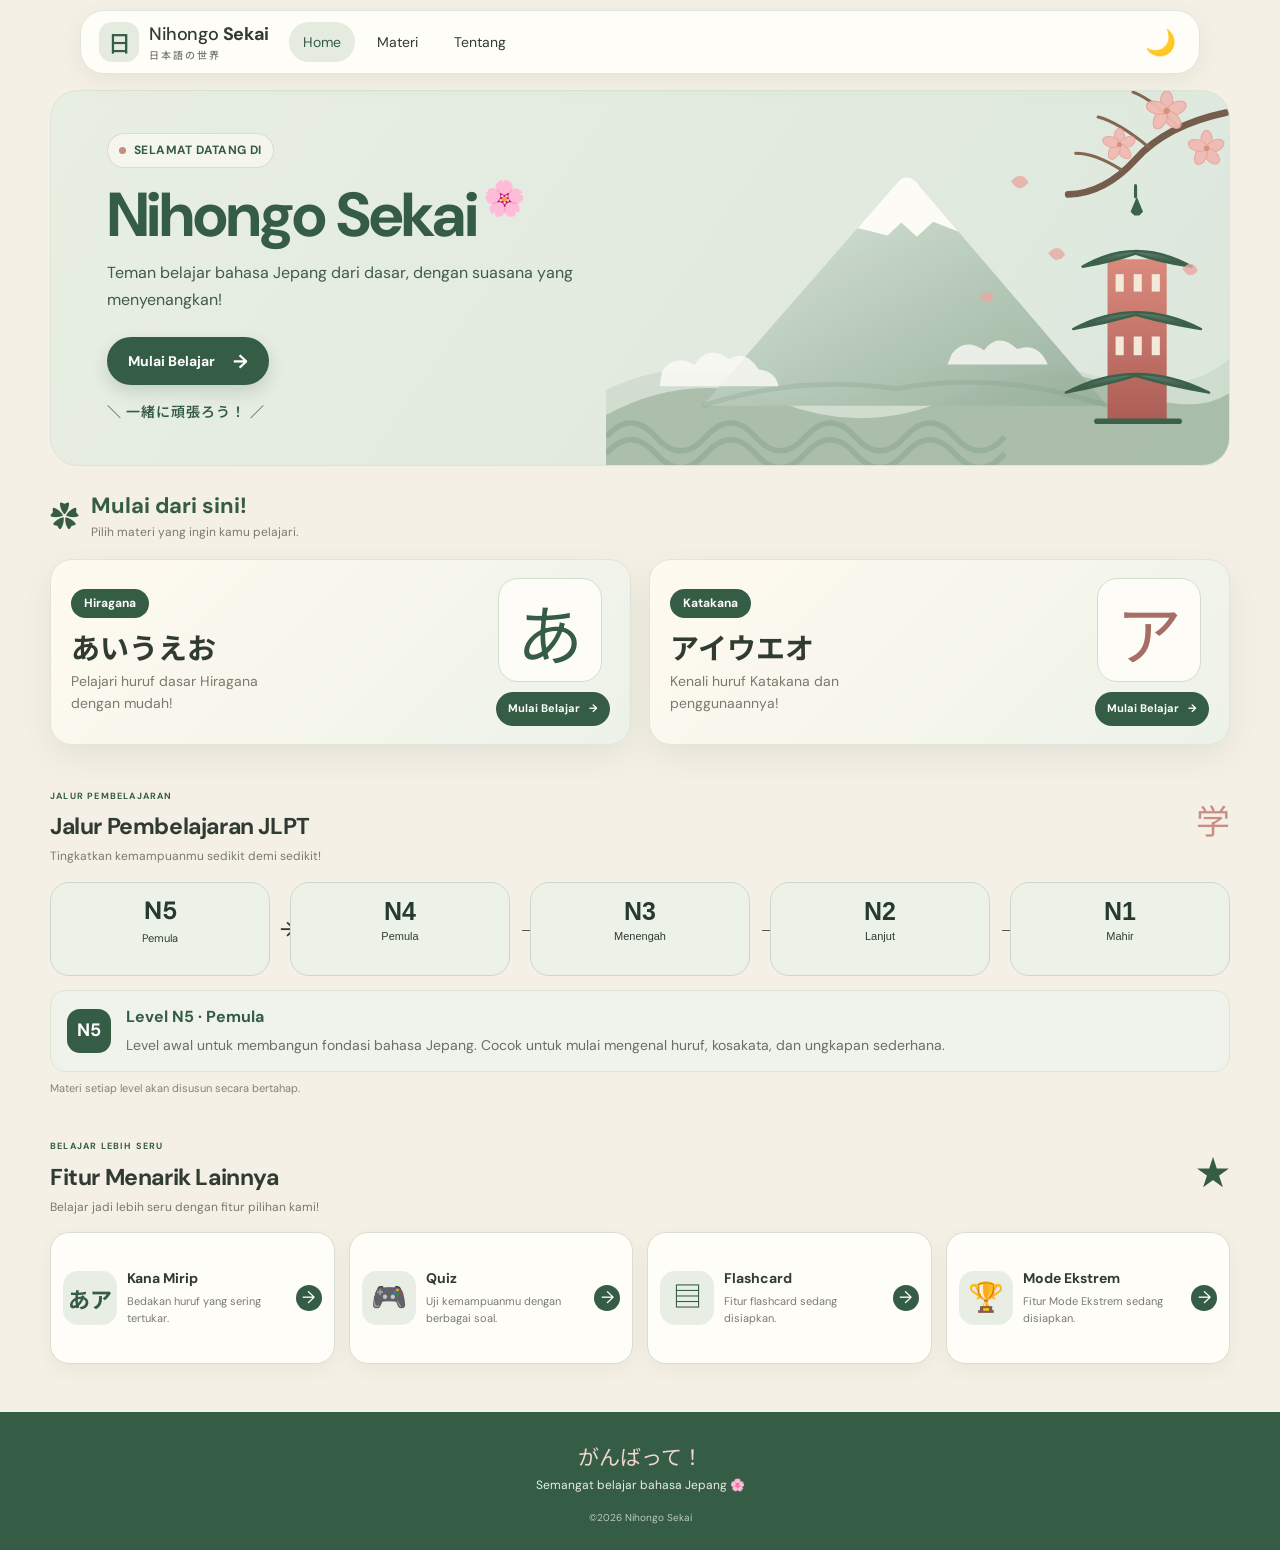
<file: Nihongo-Sekai/index.html>
<!DOCTYPE html>
<html lang="id">
<head>
  <meta charset="UTF-8">
  <meta name="viewport" content="width=device-width, initial-scale=1.0">
  <meta name="theme-color" content="#355C45">
  <meta name="description" content="Nihongo Sekai — teman belajar bahasa Jepang dari dasar dengan suasana yang menyenangkan.">

  <title>Nihongo Sekai — Selamat Datang</title>

  <!-- FONT -->
  <link rel="preconnect" href="https://fonts.googleapis.com">
  <link rel="preconnect" href="https://fonts.gstatic.com" crossorigin>
  <link href="https://fonts.googleapis.com/css2?family=DM+Sans:wght@400;500;600;700&family=Noto+Sans+JP:wght@500;600;700&display=swap" rel="stylesheet">

  <!-- CSS UTAMA -->
  <link rel="stylesheet" href="css/style.css">
</head>

<body>

  <!-- HEADER BARU — NAVIGASI UTAMA -->
  <header class="site-header" id="home">
    <nav class="navbar" aria-label="Navigasi utama">

      <!-- LOGO -->
      <a class="logo" href="#home" aria-label="Nihongo Sekai, kembali ke beranda">
        <span class="logo-mark" aria-hidden="true">日</span>
        <span>
          Nihongo <strong>Sekai</strong>
          <small>日本語の世界</small>
        </span>
      </a>

      <div class="nav-links" id="navLinks">
        <a class="active" href="#home">Home</a>
        <a href="materi.html">Materi</a>
        <a href="tentang.html">Tentang</a>
      </div>
      <div class="nav-actions">
        <!-- DARK MODE BARU -->
        <button class="theme-toggle" id="themeToggle" type="button" aria-label="Aktifkan mode gelap">
          <span id="themeIcon">🌙</span>
        </button>

        <!-- HAMBURGER -->
        <button class="menu-toggle" id="menuToggle" type="button" aria-label="Buka menu" aria-controls="navLinks" aria-expanded="false">
          ☰
        </button>
      </div>
    </nav>
  </header>


  <!-- MAIN — KONTEN UTAMA -->
  <main>

    <!-- HERO BARU — TEKS KIRI, ILUSTRASI KANAN -->
    <section class="hero page-width" aria-labelledby="heroTitle">

      <div class="hero-copy">

        <span class="eyebrow">
          <span class="eyebrow-dot" aria-hidden="true"></span>
          SELAMAT DATANG DI
        </span>

        <h1 id="heroTitle">
          Nihongo Sekai<span>🌸</span>
        </h1>

        <p class="hero-description">
          Teman belajar bahasa Jepang dari dasar,
          dengan suasana yang menyenangkan!
        </p>

        <!-- TOMBOL MULAI BELAJAR -->
        <a class="primary-button" href="#mulai-belajar">
          Mulai Belajar
          <span aria-hidden="true">→</span>
        </a>

        <p class="hero-note">＼ 一緒に頑張ろう！ ／</p>

      </div>

      <!-- AREA ILUSTRASI HERO — BACKGROUND MENYUSUL -->
      <div class="hero-visual" aria-hidden="true"></div>

    </section>


    <!-- KONTEN BERANDA -->
    <div class="page-width home-content">

      <!-- MULAI DARI SINI — PILIHAN MATERI -->
      <section
        class="home-section"
        id="mulai-belajar"
        aria-labelledby="learningTitle"
      >

        <div class="learning-heading">
          <span class="learning-heading-mark" aria-hidden="true">✿</span>

          <div>
            <h2 id="learningTitle">Mulai dari sini!</h2>
            <p>Pilih materi yang ingin kamu pelajari.</p>
          </div>
        </div>

        <!-- KARTU MATERI -->
        <div class="learning-materials">

          <!-- KARTU HIRAGANA -->
          <a class="item item-hiragana learning-card" href="hiragana.html">

            <div class="learning-card-copy">
              <span class="learning-card-label">Hiragana</span>
              <h3>あいうえお</h3>
              <p>Pelajari huruf dasar Hiragana dengan mudah!</p>
            </div>

            <span class="item-symbol learning-card-symbol" aria-hidden="true">
              あ
            </span>

            <span class="learning-card-action">
              Mulai Belajar
              <span aria-hidden="true">→</span>
            </span>

          </a>


          <!-- KARTU KATAKANA -->
          <a class="item item-katakana learning-card" href="katakana.html">

            <div class="learning-card-copy">
              <span class="learning-card-label">Katakana</span>
              <h3>アイウエオ</h3>
              <p>Kenali huruf Katakana dan penggunaannya!</p>
            </div>

            <span class="item-symbol learning-card-symbol" aria-hidden="true">
              ア
            </span>

            <span class="learning-card-action">
              Mulai Belajar
              <span aria-hidden="true">→</span>
            </span>

          </a>

        </div>
      </section>


      <!-- JALUR PEMBELAJARAN JLPT — N5 SAMPAI N1 -->
      <section
        class="jlpt-section home-section"
        aria-labelledby="jlptTitle"
      >

        <div class="section-heading">

          <div>
            <span class="section-kicker">JALUR PEMBELAJARAN</span>

            <h2 id="jlptTitle">Jalur Pembelajaran JLPT</h2>

            <p>Tingkatkan kemampuanmu sedikit demi sedikit!</p>
          </div>

          <span class="heading-flower" aria-hidden="true">学</span>

        </div>


        <!-- PILIHAN LEVEL JLPT -->
        <div class="jlpt-grid jlpt-path">

          <!-- MATERI BARU — TOMBOL MENUJU HALAMAN N5 -->
          <a href="n5.html" class="level-card">
            <strong>N5</strong>
            <span>Pemula</span>
          </a>

          <button
            class="level-card"
            type="button"
            data-level="N4"
            aria-pressed="false"
          >
            <strong>N4</strong>
            <span>Pemula</span>
          </button>

          <button
            class="level-card"
            type="button"
            data-level="N3"
            aria-pressed="false"
          >
            <strong>N3</strong>
            <span>Menengah</span>
          </button>

          <button
            class="level-card"
            type="button"
            data-level="N2"
            aria-pressed="false"
          >
            <strong>N2</strong>
            <span>Lanjut</span>
          </button>

          <button
            class="level-card"
            type="button"
            data-level="N1"
            aria-pressed="false"
          >
            <strong>N1</strong>
            <span>Mahir</span>
          </button>

        </div>


        <!-- INFORMASI LEVEL — DIGUNAKAN OLEH materi.js -->
        <div class="level-info" id="levelInfo" aria-live="polite">

          <span class="level-info-mark">N5</span>

          <div>
            <strong>Level N5 · Pemula</strong>

            <p>
              Level awal untuk membangun fondasi bahasa Jepang.
              Cocok untuk mulai mengenal huruf, kosakata,
              dan ungkapan sederhana.
            </p>
          </div>

        </div>

        <p class="coming-note">
          Materi setiap level akan disusun secara bertahap.
        </p>

      </section>


      <!-- FITUR MENARIK LAINNYA -->
      <section
        class="features-section home-section"
        id="fitur-unggulan"
        aria-labelledby="featuresTitle"
      >

        <div class="section-heading">

          <div>
            <span class="section-kicker">BELAJAR LEBIH SERU</span>

            <h2 id="featuresTitle">Fitur Menarik Lainnya</h2>

            <p>Belajar jadi lebih seru dengan fitur pilihan kami!</p>
          </div>

          <span
            class="heading-flower feature-heading-mark"
            aria-hidden="true"
          >★</span>

        </div>


        <!-- DAFTAR FITUR -->
        <div class="features-grid">

          <!-- FITUR KANA MIRIP — HALAMAN MENYUSUL -->
          <a href="kana-mirip.html" class="feature-card" id="kana-mirip">
            
            <span class="feature-card-icon kana-mirip-icon" aria-hidden="true">
              あア
            </span>
            
            <div class="feature-card-copy">
              <h3>Kana Mirip</h3>
              <p>Bedakan huruf yang sering tertukar.</p>
            </div>

            <span class="feature-card-arrow" aria-hidden="true">→</span>

          </a>

          <!-- FITUR KUIS -->
          <a class="feature-card" href="quiz-hiragana.html">

            <span class="feature-card-icon" aria-hidden="true">🎮</span>

            <div class="feature-card-copy">
              <h3>Quiz</h3>
              <p>Uji kemampuanmu dengan berbagai soal.</p>
            </div>

            <span class="feature-card-arrow" aria-hidden="true">→</span>

          </a>


          <!-- FITUR FLASHCARD — FUNGSI MENYUSUL -->
          <article class="feature-card">

            <span class="feature-card-icon" aria-hidden="true">▤</span>

            <div class="feature-card-copy">
              <h3>Flashcard</h3>
              <p>Fitur flashcard sedang disiapkan.</p>
            </div>

            <span class="feature-card-arrow" aria-hidden="true">→</span>

          </article>


          <!-- FITUR MODE EKSTREM — FUNGSI MENYUSUL -->
          <article class="feature-card">

            <span class="feature-card-icon" aria-hidden="true">🏆</span>

            <div class="feature-card-copy">
              <h3>Mode Ekstrem</h3>
              <p>Fitur Mode Ekstrem sedang disiapkan.</p>
            </div>

            <span class="feature-card-arrow" aria-hidden="true">→</span>

          </article>

        </div>
      </section>


      <!-- PROGRES BELAJAR — DISEMBUNYIKAN SEMENTARA -->
      <section
        class="progress-section home-section"
        aria-labelledby="progressTitle"
        hidden
      >

        <div class="progress-main">

          <div class="progress-heading">
            <span class="progress-heading-icon" aria-hidden="true">▥</span>

            <div>
              <h2 id="progressTitle">Progres Belajarmu</h2>
              <p>Terus semangat, kamu sudah sejauh ini!</p>
            </div>
          </div>


          <div class="progress-meter">

            <div
              class="progress-track"
              role="progressbar"
              aria-label="Contoh progres belajar"
              aria-valuemin="0"
              aria-valuemax="100"
              aria-valuenow="60"
            >
              <span></span>
            </div>

            <strong>60%</strong>

          </div>

          <p class="progress-demo-note">
            Contoh tampilan — belum terhubung ke data belajar.
          </p>

        </div>


        <p class="progress-quote">
          “Belajar hari ini,<br>
          untuk petualangan di Jepang nanti.”
          <span aria-hidden="true">♥</span>
        </p>

        <!-- AREA MASKOT PROGRES — ILUSTRASI MENYUSUL -->
        <div class="progress-visual" aria-hidden="true"></div>

      </section>
      <!-- AKHIR PROGRES BELAJAR — AKTIFKAN NANTI -->

    </div>
    <!-- AKHIR KONTEN BERANDA -->

  </main>


  <!-- FOOTER — ILUSTRASI/ORNAMEN MENYUSUL -->
  <!-- FOOTER — VERSI SEMULA -->
  <footer class="footer">
    <p class="footer-jp">がんばって！</p>
    <p>Semangat belajar bahasa Jepang 🌸</p>

    <small>©<span id="year">2026</span>
    Nihongo Sekai
  </small>
</footer>


  <!-- JAVASCRIPT UTAMA -->
  <script src="js/script.js"></script>
  <script src="js/materi.js"></script>

</body>
</html>
</file>
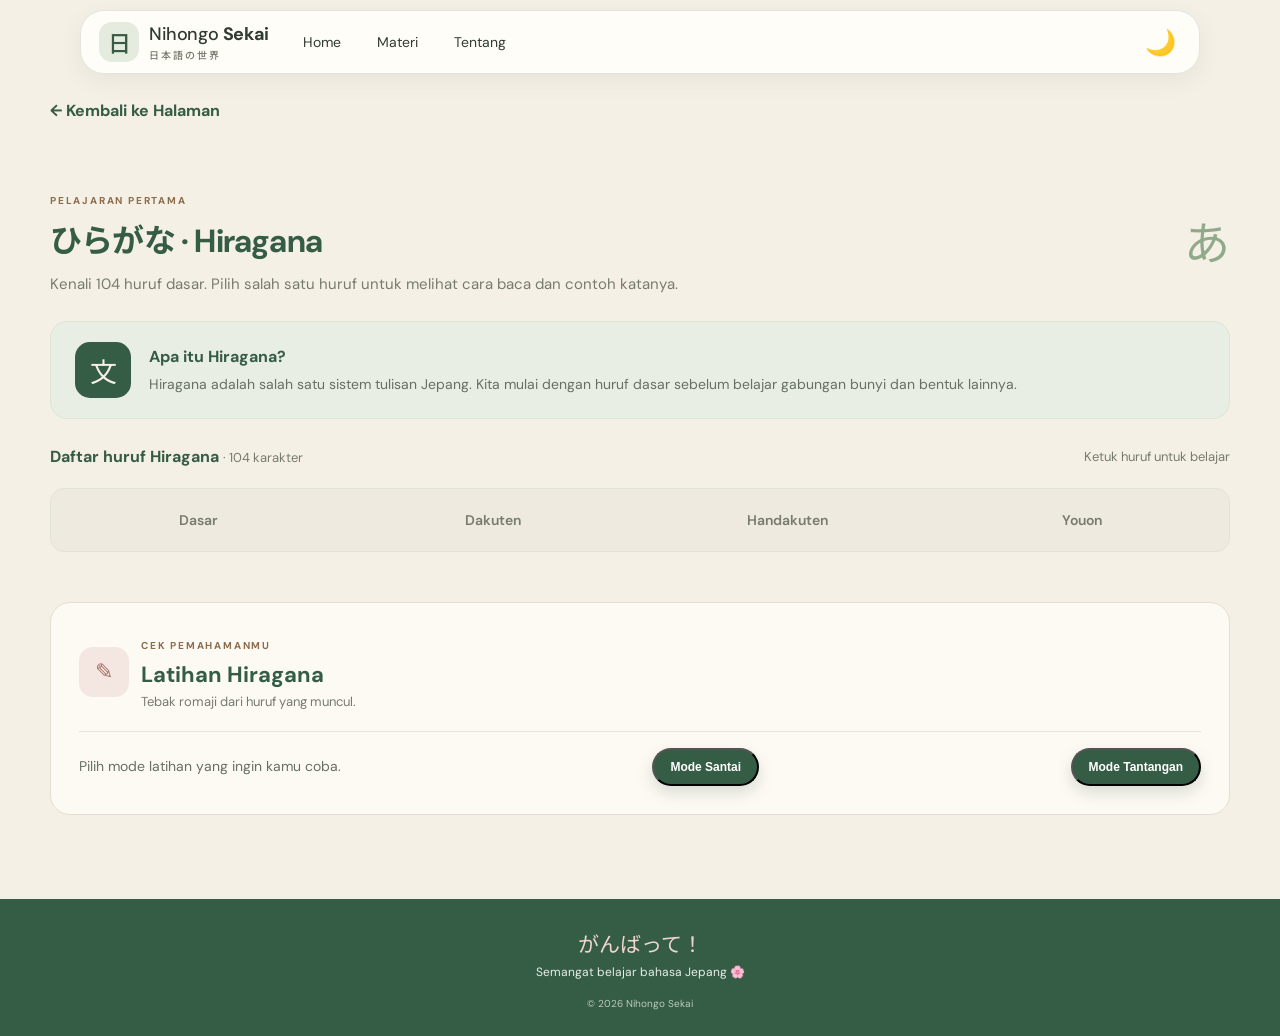
<file: Nihongo-Sekai/hiragana.html>
<!DOCTYPE html>
<html lang="id">
<head>
  <meta charset="UTF-8">
  <meta name="viewport" content="width=device-width, initial-scale=1.0">
  <meta name="theme-color" content="#355C45">
  <meta name="description" content="Nihongo Sekai — teman belajar bahasa Jepang dari dasar dengan suasana yang menyenangkan.">
  <title>Belajar Hiragana — Nihongo Sekai</title>
  <link rel="preconnect" href="https://fonts.googleapis.com">
  <link rel="preconnect" href="https://fonts.gstatic.com" crossorigin>
  <link href="https://fonts.googleapis.com/css2?family=DM+Sans:wght@400;500;600;700&family=Noto+Sans+JP:wght@500;600;700&display=swap" rel="stylesheet">
  <link rel="stylesheet" href="css/style.css">
</head>
<body>
  <header class="site-header" id="home">
    <nav class="navbar" aria-label="Navigasi utama">
      <a class="logo" href="index.html" aria-label="Nihongo Sekai, kembali ke beranda">
        <span class="logo-mark" aria-hidden="true">日</span>
        <span>Nihongo <strong>Sekai</strong><small>日本語の世界</small></span>
      </a>

      <div class="nav-links" id="navLinks">
        <a href="index.html">Home</a>
        <a href="materi.html">Materi</a>
        <a href="tentang.html">Tentang</a>
      </div>
      <div class="nav-actions">
        <!-- DARK MODE BARU -->
        <button class="theme-toggle" id="themeToggle" type="button" aria-label="Aktifkan mode gelap">
          <span id="themeIcon">🌙</span>
        </button>

        <!-- HAMBURGER -->
        <button class="menu-toggle" id="menuToggle" type="button" aria-label="Buka menu" aria-controls="navLinks" aria-expanded="false">
          ☰
        </button>
      </div>
    </nav>
  </header>

  <main>
    <div class="page-width" style="padding-top:24px">
      <a class="back-link" href="index.html">← Kembali ke Halaman</a>
    </div>
    <section class="hiragana-section page-width" id="hiragana" aria-labelledby="hiraganaTitle">
      <div class="section-heading hiragana-heading">
        <div>
          <span class="section-kicker">PELAJARAN PERTAMA</span>
          <h2 id="hiraganaTitle">ひらがな · Hiragana</h2>
          <p>Kenali 104 huruf dasar. Pilih salah satu huruf untuk melihat cara baca dan contoh katanya.</p>
        </div>
        <span class="heading-flower" aria-hidden="true">あ</span>
      </div>

      <div class="lesson-intro">
        <span class="lesson-intro-mark" aria-hidden="true">文</span>
        <div><strong>Apa itu Hiragana?</strong><p>Hiragana adalah salah satu sistem tulisan Jepang. Kita mulai dengan huruf dasar sebelum belajar gabungan bunyi dan bentuk lainnya.</p></div>
      </div>

      <div class="kana-toolbar">
        <div>
          <strong>Daftar huruf Hiragana</strong>
          <span id="kanaCount"> · 104 karakter</span>
        </div>
        <span class="tap-hint">Ketuk huruf untuk belajar</span>
      </div>

      <div class="kana-tabs" role="tablist" aria-label="Kategori Hiragana">
      <button class="kana-tab" type="button"
        data-category="basic" aria-selected="false">
        Dasar
      </button>

      <button class="kana-tab" type="button"
        data-category="dakuten" aria-selected="false">
        Dakuten
      </button>

      <button class="kana-tab" type="button"
        data-category="handakuten" aria-selected="false">
        Handakuten
      </button>
      
      <button class="kana-tab" type="button"
        data-category="youon" aria-selected="false">
        Youon
      </button>

</div>

      <div class="kana-grid" id="kanaGrid"
      aria-label="Daftar huruf Hiragana"></div>
      <!-- HINA BARU — DETAIL HURUF DISEMBUNYIKAN SAAT AWAL -->
      
      <!-- HIRAGANA BARU — DETAIL HURUF + PANEL STROKE ORDER -->
      <article class="kana-detail" id="kanaDetail" aria-live="polite" hidden>
          <div class="kana-detail-character" id="detailKana">あ</div>

          <div class="kana-detail-copy">
            <span class="detail-label">HURUF YANG DIPILIH</span>
            <h3 id="detailRomaji">a</h3>

            <p id="detailDescription">
            Dibaca seperti bunyi “a” pada kata “anak”.
            </p>

          <div class="example-word">
            <span>CONTOH KATA</span>
              <strong id="detailWord">あさ · asa</strong>
            <small id="detailMeaning">pagi</small>
          </div>

          <!-- HIRAGANA BARU — AREA ANIMASI URUTAN CORETAN -->
          <div class="stroke-order-panel" id="strokeOrderPanel">
            <h4>URUTAN CORETAN</h4>

          <div class="stroke-order-animation" id="strokeAnimation">
            <!-- Animasi huruf akan ditampilkan melalui JavaScript -->
          </div>

          <p class="stroke-order-info" id="strokeInfo">
            Pelajari urutan penulisan huruf Jepang.
          </p>

            <button type="button" id="replayStroke">
        ↻ Ulangi Animasi
            </button>
          </div>
        </div>
      </article>

      <section class="hiragana-quiz" aria-labelledby="quizTitle">
        <div class="quiz-heading"><span class="quiz-icon" aria-hidden="true">✎</span><div><span class="section-kicker">CEK PEMAHAMANMU</span><h3 id="quizTitle">Latihan Hiragana</h3><p>Tebak romaji dari huruf yang muncul.</p></div></div>
        
<div class="quiz-content">

  <!-- HALAMAN 1: PILIH MODE -->
  <div class="quiz-start" id="quizStart">
    <p>Pilih mode latihan yang ingin kamu coba.</p>

    <button class="primary-button quiz-start-button"
      id="startRelaxedQuiz" type="button">
      Mode Santai
    </button>

    <button class="primary-button quiz-start-button"
      id="startChallengeQuiz" type="button">
      Mode Tantangan
    </button>
  </div>

  <!-- HALAMAN 2: PILIH JUMLAH SOAL -->
  <div id="quizCountSelect" hidden>
    <h3>Pilih Jumlah Soal</h3>
    <p id="quizModeDescription"></p>

    <div class="quiz-count-options">
      <button type="button" data-count="10">10 Soal</button>
      <button type="button" data-count="20">20 Soal</button>
      <button type="button" data-count="30">30 Soal</button>
      <button type="button" data-count="40">40 Soal</button>
      <button type="button" data-count="50">50 Soal</button>
      <button type="button" data-count="60">60 Soal</button>
      <button type="button" data-count="70">70 Soal</button>
      <button type="button" data-count="80">80 Soal</button>
      <button type="button" data-count="90">90 Soal</button>
      <button type="button" data-count="100">100 Soal</button>
    </div>

    <button type="button" id="backToQuizMode">
      ← Kembali
    </button>
  </div>

  <!-- HALAMAN 3: QUIZ -->
  <div id="quizContent" hidden></div>

</div>


      </section>
    </section>

  </main>
  <footer class="footer">
    <p class="footer-jp">がんばって！</p>
    <p>Semangat belajar bahasa Jepang 🌸</p>
    <small>© <span id="year">2026</span> Nihongo Sekai</small>
  </footer>
  <!-- COMMON — SCRIPT UTAMA -->
    <script src="js/script.js"></script>

<!-- HINA BARU — SCRIPT HIRAGANA -->
    <script src="js/hiragana.js"></script>
</body>
</html>
</file>
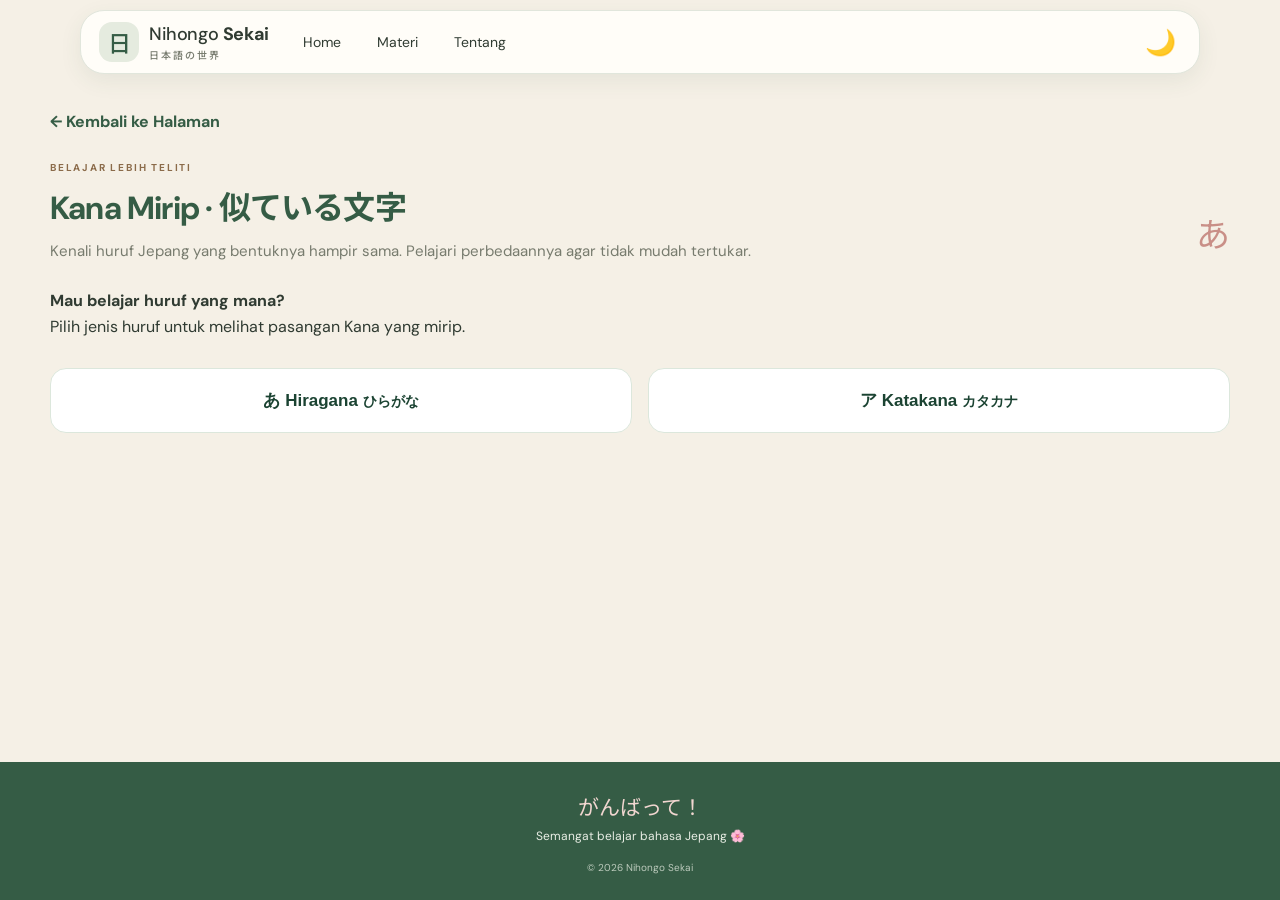
<file: Nihongo-Sekai/kana-mirip.html>
<!DOCTYPE html>
<html lang="id">
<head>
  <meta charset="UTF-8">
  <meta name="viewport" content="width=device-width, initial-scale=1.0">
  <meta name="theme-color" content="#355C45">
  <meta name="description" content="Belajar membedakan huruf Hiragana dan Katakana yang mirip di Nihongo Sekai.">

  <title>Kana Mirip — Nihongo Sekai</title>

  <link rel="preconnect" href="https://fonts.googleapis.com">
  <link rel="preconnect" href="https://fonts.gstatic.com" crossorigin>
  <link href="https://fonts.googleapis.com/css2?family=DM+Sans:wght@400;500;600;700&family=Noto+Sans+JP:wght@500;600;700&display=swap" rel="stylesheet">

  <link rel="stylesheet" href="css/style.css">
</head>

<body>

  <!-- KANA MIRIP BARU — HEADER -->
  <header class="site-header" id="home">
    <nav class="navbar" aria-label="Navigasi utama">

      <a class="logo" href="index.html" aria-label="Nihongo Sekai, kembali ke beranda">
        <span class="logo-mark" aria-hidden="true">日</span>
        <span>
          Nihongo <strong>Sekai</strong>
          <small>日本語の世界</small>
        </span>
      </a>

      <div class="nav-links" id="navLinks">
        <a href="index.html">Home</a>
        <a href="materi.html">Materi</a>
        <a href="tentang.html">Tentang</a>
      </div>
      <div class="nav-actions">
        <!-- DARK MODE BARU -->
        <button class="theme-toggle" id="themeToggle" type="button" aria-label="Aktifkan mode gelap">
          <span id="themeIcon">🌙</span>
        </button>

        <!-- HAMBURGER -->
        <button class="menu-toggle" id="menuToggle" type="button" aria-label="Buka menu" aria-controls="navLinks" aria-expanded="false">
          ☰
        </button>
      </div>
    </nav>
  </header>

  <main>

    <!-- KANA MIRIP BARU — KONTEN UTAMA -->
    <section class="kana-mirip-section page-width" id="kanaMirip">

      <div class="kana-mirip-back">
        <a class="back-link" href="index.html">← Kembali ke Halaman</a>
      </div>

      <!-- KANA MIRIP BARU — JUDUL UTAMA -->
      <div class="section-heading kana-mirip-heading">
        <div>
          <span class="section-kicker">BELAJAR LEBIH TELITI</span>
          <h2>Kana Mirip · 似ている文字</h2>
          <p>
            Kenali huruf Jepang yang bentuknya hampir sama.
            Pelajari perbedaannya agar tidak mudah tertukar.
          </p>
        </div>

        <span class="heading-flower" aria-hidden="true">あ</span>
      </div>

      <!-- KANA MIRIP BARU — PILIH JENIS KANA -->
      <div class="kana-mirip-intro">
        <strong>Mau belajar huruf yang mana?</strong>
        <p>Pilih jenis huruf untuk melihat pasangan Kana yang mirip.</p>

        <div class="kana-type-options" role="group" aria-label="Pilih jenis Kana">

          <button class="kana-type-button"
            id="chooseHiragana" type="button" data-type="hiragana"
            aria-pressed="false">
            <span>あ</span>
            <strong>Hiragana</strong>
            <small>ひらがな</small>
          </button>

          <button class="kana-type-button"
            id="chooseKatakana" type="button" data-type="katakana"
            aria-pressed="false">
            <span>ア</span>
            <strong>Katakana</strong>
            <small>カタカナ</small>
          </button>

        </div>
      </div>

      <!-- KANA MIRIP BARU — DAFTAR PASANGAN -->
      <div class="similar-kana-area">

        <!-- JUDUL DAFTAR DISEMBUNYIKAN SAAT PERTAMA MASUK -->
        <div class="kana-mirip-toolbar" id="similarPairHeading" hidden>
          <div>
            <span class="section-kicker">PILIH PASANGAN</span>
            <h3 id="pairListTitle">Pasangan Kana</h3>
          </div>

          <span class="tap-hint">Ketuk untuk mempelajari</span>
        </div>

        <!-- DAFTAR PASANGAN DISEMBUNYIKAN SAAT PERTAMA MASUK -->
        <div class="similar-kana-grid" id="similarKanaGrid" hidden></div>

      </div>

      <!-- KANA MIRIP BARU — PENJELASAN PASANGAN -->
      <article class="similar-kana-detail" id="similarKanaDetail"
        hidden aria-live="polite">

        <div class="kana-detail-heading">
          <span class="section-kicker">KENALI PERBEDAANNYA</span>
          <h3 id="similarDetailTitle">Perbedaan Huruf</h3>
          <p id="similarDetailIntro">
            Perhatikan bentuk kedua huruf berikut.
          </p>
        </div>

        <div class="similar-kana-comparison">

          <div class="similar-kana-character">
            <span class="similar-kana-symbol" id="similarKanaFirst">ぬ</span>
            <strong id="similarKanaFirstRomaji">NU</strong>
            <small>Huruf pertama</small>
          </div>

          <div class="similar-kana-divider">VS</div>

          <div class="similar-kana-character">
            <span class="similar-kana-symbol" id="similarKanaSecond">め</span>
            <strong id="similarKanaSecondRomaji">ME</strong>
            <small>Huruf kedua</small>
          </div>

        </div>

        <div class="similar-kana-explanation">
          <div>
            <strong>Perbedaan bentuk</strong>
            <p id="similarDifference">
              Penjelasan perbedaan kedua huruf akan muncul di sini.
            </p>
          </div>

          <div>
            <strong>Tips mengingat</strong>
            <p id="similarMemoryTip">
              Tips mengingat kedua huruf akan muncul di sini.
            </p>
          </div>
        </div>

        <!-- KANA MIRIP BARU — TOMBOL MENUJU KUIS -->
        <button class="primary-button" id="startSimilarQuiz" type="button">
          Coba Kuis Pasangan Ini →
        </button>

      </article>

      <!-- KANA MIRIP BARU — AREA KUIS -->
      <section class="similar-kana-quiz" id="similarKanaQuiz"
        aria-labelledby="similarQuizTitle" hidden>

        <div class="quiz-heading">
          <span class="quiz-icon" aria-hidden="true">✎</span>
          <div>
            <span class="section-kicker">UJI PEMAHAMANMU</span>
            <h3 id="similarQuizTitle">Kuis Kana Mirip</h3>
            <p>Pilih romaji yang sesuai dengan huruf di bawah ini.</p>
          </div>
        </div>

        <div class="similar-quiz-content">

          <!-- KANA MIRIP BARU — INFORMASI SOAL -->
          <div class="similar-quiz-progress">
            <span id="similarQuestionNumber">Soal 1</span>
            <span id="similarQuizScore">Poin: 0</span>
          </div>

          <!-- KANA MIRIP BARU — PEMBUNGKUS PERTANYAAN -->
          <div class="similar-quiz-question" id="similarQuizQuestion">

            <span class="detail-label">HURUF APAKAH INI?</span>

            <div class="similar-quiz-kana" id="similarQuizKana">
              め
            </div>

            <div class="similar-quiz-options" id="similarQuizOptions"></div>

          </div>

          <!-- KANA MIRIP BARU — FEEDBACK JAWABAN -->
          <div class="similar-quiz-feedback" id="similarQuizFeedback"
            aria-live="polite" hidden>

            <h4 id="similarFeedbackTitle">Hebat!</h4>

            <p id="similarFeedbackMessage">
              Jawabanmu benar.
            </p>

            <div class="similar-feedback-explanation"
              id="similarFeedbackExplanation">
              Penjelasan jawaban akan muncul di sini.
            </div>

            <!-- KANA MIRIP BARU — LANJUT MANUAL -->
            <button class="primary-button" id="nextSimilarQuestion"
              type="button">
              Berikutnya →
            </button>

          </div>

          <!-- KANA MIRIP BARU — HASIL AKHIR -->
          <div class="similar-quiz-result" id="similarQuizResult" hidden>

            <span class="section-kicker">LATIHAN SELESAI</span>
            <h3>おめでとう！</h3>

            <p id="similarResultMessage">
              Kamu sudah menyelesaikan latihan.
            </p>

            <div class="similar-result-stats">
              <div>
                <strong id="similarFinalScore">0</strong>
                <span>Total Poin</span>
              </div>

              <div>
                <strong id="similarCorrectCount">0</strong>
                <span>Jawaban Benar</span>
              </div>

              <div>
                <strong id="similarWrongCount">0</strong>
                <span>Jawaban Salah</span>
              </div>
            </div>

            <button class="primary-button" id="retrySimilarQuiz"
              type="button">
              Ulangi Kuis
            </button>

          </div>

        </div>
      </section>

    </section>

  </main>

  <!-- KANA MIRIP BARU — FOOTER -->
  <footer class="footer">
    <p class="footer-jp">がんばって！</p>
    <p>Semangat belajar bahasa Jepang 🌸</p>
    <small>© <span id="year">2026</span> Nihongo Sekai</small>
  </footer>

  <!-- KANA MIRIP BARU — SCRIPT -->
  <script src="js/script.js"></script>
  <script src="js/kana-mirip.js"></script>

</body>
</html>
</file>
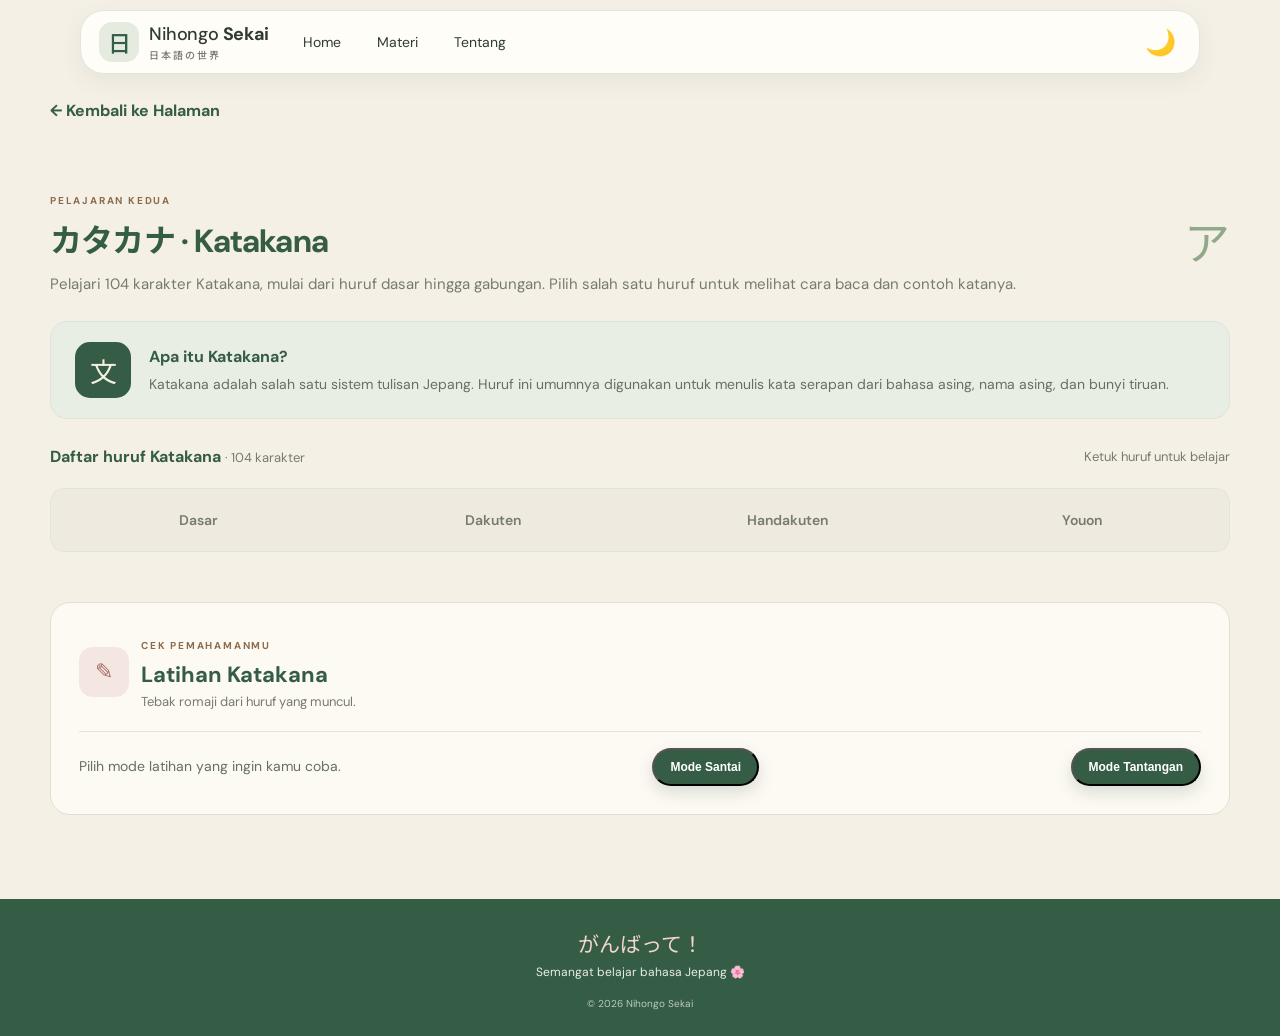
<file: Nihongo-Sekai/katakana.html>
<!DOCTYPE html>
<html lang="id">
<head>
  <meta charset="UTF-8">
  <meta name="viewport" content="width=device-width, initial-scale=1.0">
  <meta name="theme-color" content="#355C45">
  <meta name="description" content="Nihongo Sekai — teman belajar Katakana bahasa Jepang.">

  <title>Belajar Katakana — Nihongo Sekai</title>

  <link rel="preconnect" href="https://fonts.googleapis.com">
  <link rel="preconnect" href="https://fonts.gstatic.com" crossorigin>
  <link href="https://fonts.googleapis.com/css2?family=DM+Sans:wght@400;500;600;700&family=Noto+Sans+JP:wght@500;600;700&display=swap" rel="stylesheet">

  <link rel="stylesheet" href="css/style.css">
</head>
<body>

  <!-- KATAKANA BARU — HEADER DAN NAVIGASI -->
  <header class="site-header" id="home">
    <nav class="navbar" aria-label="Navigasi utama">
      <a class="logo" href="index.html" aria-label="Nihongo Sekai, kembali ke beranda">
        <span class="logo-mark" aria-hidden="true">日</span>
        <span>Nihongo <strong>Sekai</strong><small>日本語の世界</small></span>
      </a>

      <div class="nav-links" id="navLinks">
        <a href="index.html">Home</a>
        <a href="materi.html">Materi</a>
        <a href="tentang.html">Tentang</a>
      </div>
      <div class="nav-actions">
        <!-- DARK MODE BARU -->
        <button class="theme-toggle" id="themeToggle" type="button" aria-label="Aktifkan mode gelap">
          <span id="themeIcon">🌙</span>
        </button>

        <!-- HAMBURGER -->
        <button class="menu-toggle" id="menuToggle" type="button" aria-label="Buka menu" aria-controls="navLinks" aria-expanded="false">
          ☰
        </button>
      </div>
    </nav>
  </header>

  <main>

    <!-- KATAKANA BARU — TOMBOL KEMBALI -->
    <div class="page-width" style="padding-top:24px">
      <a class="back-link" href="index.html">← Kembali ke Halaman</a>
    </div>

    <!-- KATAKANA BARU — BAGIAN MATERI -->
    <section class="hiragana-section page-width" id="katakana"
      aria-labelledby="katakanaTitle">

      <div class="section-heading hiragana-heading">
        <div>
          <span class="section-kicker">PELAJARAN KEDUA</span>
          <h2 id="katakanaTitle">カタカナ · Katakana</h2>

          <!-- KATAKANA BARU — DESKRIPSI JUMLAH KARAKTER -->
          <p>Pelajari 104 karakter Katakana, mulai dari huruf dasar hingga gabungan. Pilih salah satu huruf untuk melihat cara baca dan contoh katanya.</p>
        </div>
        <span class="heading-flower" aria-hidden="true">ア</span>
      </div>

      <!-- KATAKANA BARU — PENJELASAN -->
      <div class="lesson-intro">
        <span class="lesson-intro-mark" aria-hidden="true">文</span>
        <div>
          <strong>Apa itu Katakana?</strong>
          <p>Katakana adalah salah satu sistem tulisan Jepang. Huruf ini umumnya digunakan untuk menulis kata serapan dari bahasa asing, nama asing, dan bunyi tiruan.</p>
        </div>
      </div>

      <!-- KATAKANA BARU — TOOLBAR -->
      <div class="kana-toolbar">
        <div>
          <strong>Daftar huruf Katakana</strong>
          <!-- KATAKANA BARU — JUMLAH HURUF -->
          <span id="kanaCount"> · 104 karakter</span>
        </div>
        <span class="tap-hint">Ketuk huruf untuk belajar</span>
      </div>

        
<!-- KATAKANA BARU — TAB KATEGORI -->

<div class="kana-tabs" aria-label="Kategori Katakana">

  <!-- KATAKANA BARU — TAB DASAR -->
  <button class="kana-tab" type="button"
    data-category="basic" aria-pressed="false">
    Dasar
  </button>

  <!-- KATAKANA BARU — TAB DAKUTEN -->
  <button class="kana-tab" type="button"
    data-category="dakuten" aria-pressed="false">
    Dakuten
  </button>

  <!-- KATAKANA BARU — TAB HANDAKUTEN -->
  <button class="kana-tab" type="button"
    data-category="handakuten" aria-pressed="false">
    Handakuten
  </button>

  <!-- KATAKANA BARU — TAB YOUON -->
  <button class="kana-tab" type="button"
    data-category="youon" aria-pressed="false">
    Youon
  </button>

      </div>

      <!-- KATAKANA BARU — GRID HURUF -->
      <div class="kana-grid" id="kanaGrid"
        aria-label="Daftar huruf Katakana"></div>


      <!-- KATAKANA BARU — DETAIL HURUF + PANEL STROKE ORDER -->
      <article class="kana-detail" id="kanaDetail" aria-live="polite" hidden>
        <div class="kana-detail-character" id="detailKana">ア</div>

        <div class="kana-detail-copy">
          <span class="detail-label">HURUF YANG DIPILIH</span>
          <h3 id="detailRomaji">a</h3>

          <p id="detailDescription">Dibaca seperti bunyi a.</p>

        <div class="example-word">
          <span>CONTOH KATA</span>
            <strong id="detailWord">アイス  </strong>
            <small id="detailMeaning">Es krim</small>
        </div>

        <!-- KATAKANA BARU — AREA ANIMASI URUTAN CORETAN -->
        <div class="stroke-order-panel" id="strokeOrderPanel">
          <h4>URUTAN CORETAN</h4>

        <div class="stroke-order-animation" id="strokeAnimation">
          <!-- Animasi ditampilkan melalui JavaScript -->
        </div>

            <p class="stroke-order-info" id="strokeInfo">
              Pelajari urutan penulisan huruf Jepang.
            </p>

            <button type="button" id="replayStroke">
               ↻ Ulangi Animasi
            </button>
          </div>
        </div>
      </article>


      <!-- KATAKANA BARU — BAGIAN LATIHAN -->
      <section class="hiragana-quiz" aria-labelledby="quizTitle">

        <div class="quiz-heading">
          <span class="quiz-icon" aria-hidden="true">✎</span>
          <div>
            <span class="section-kicker">CEK PEMAHAMANMU</span>
            <h3 id="quizTitle">Latihan Katakana</h3>
            <p>Tebak romaji dari huruf yang muncul.</p>
          </div>
        </div>

        <div class="quiz-content">

        <!-- KATAKANA BARU — TOMBOL PILIH MODE -->
        <div class="quiz-start" id="quizStart">
          <p>Pilih mode latihan yang ingin kamu coba.</p>

          <button class="primary-button quiz-start-button"
            id="startRelaxedKatakana" type="button">
            Mode Santai
          </button>

          <button class="primary-button quiz-start-button"
            id="startChallengeKatakana" type="button">
            Mode Tantangan
          </button>
        </div>
        </div>
      </section>

    </section>
  </main>

  <!-- KATAKANA BARU — FOOTER -->
  <footer class="footer">
    <p class="footer-jp">がんばって！</p>
    <p>Semangat belajar bahasa Jepang 🌸</p>
    <small>© <span id="year">2026</span> Nihongo Sekai</small>
  </footer>

  <!-- KATAKANA BARU — JAVASCRIPT -->
  <script src="js/script.js"></script>
  <script src="js/katakana.js"></script>

</body>
</html>
</file>
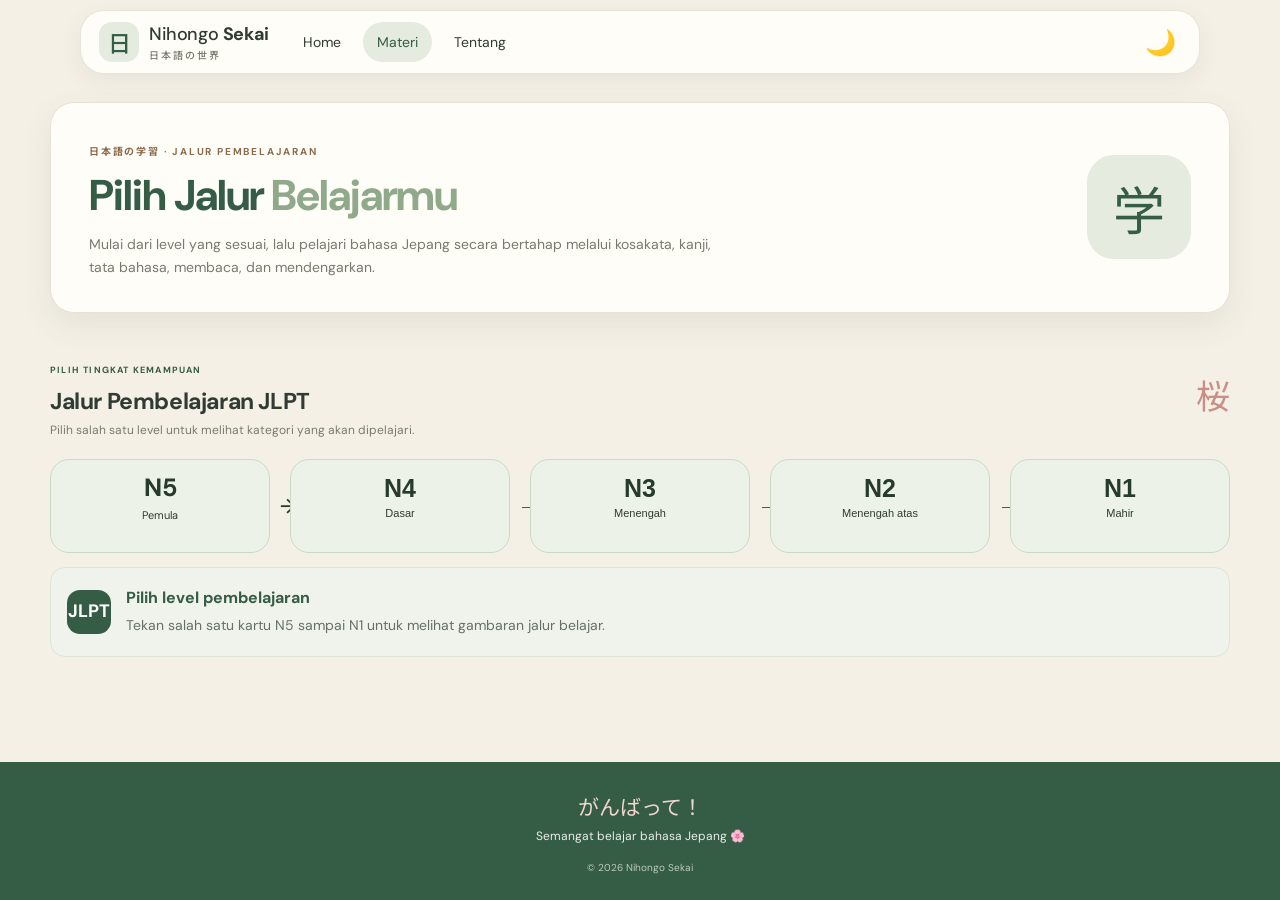
<file: Nihongo-Sekai/materi.html>
<!DOCTYPE html>
<html lang="id">
<head>
  <meta charset="UTF-8">
  <meta name="viewport" content="width=device-width, initial-scale=1.0">
  <meta name="theme-color" content="#355C45">
  <meta name="description" content="Pilih jalur pembelajaran JLPT N5 sampai N1 di Nihongo Sekai.">

  <title>Materi JLPT — Nihongo Sekai</title>

  <!-- MATERI BARU — FONT SAMA DENGAN HALAMAN V4.9 -->
  <link rel="preconnect" href="https://fonts.googleapis.com">
  <link rel="preconnect" href="https://fonts.gstatic.com" crossorigin>
  <link href="https://fonts.googleapis.com/css2?family=DM+Sans:wght@400;500;600;700&family=Noto+Sans+JP:wght@500;600;700&display=swap" rel="stylesheet">

  <!-- MATERI BARU — CSS UTAMA DAN CSS KHUSUS HALAMAN -->
  <link rel="stylesheet" href="css/style.css">
  <link rel="stylesheet" href="css/materi-page.css">
</head>

<body>

  <!-- MATERI BARU — HEADER MENGIKUTI STRUKTUR V4.9 -->
  <header class="site-header" id="home">
    <nav class="navbar" aria-label="Navigasi utama">
      <a class="logo" href="index.html" aria-label="Nihongo Sekai, kembali ke beranda">
        <span class="logo-mark" aria-hidden="true">日</span>
        <span>
          Nihongo <strong>Sekai</strong>
          <small>日本語の世界</small>
        </span>
      </a>

      <div class="nav-links" id="navLinks">
        <a href="index.html">Home</a>
        <a class="active" href="materi.html" aria-current="page">Materi</a>
        <a href="tentang.html">Tentang</a>
      </div>

      <div class="nav-actions">
        <!-- DARK MODE — FITUR BERSAMA -->
        <button class="theme-toggle" id="themeToggle" type="button" aria-label="Aktifkan mode gelap">
          <span id="themeIcon">🌙</span>
        </button>

        <!-- HAMBURGER — FITUR BERSAMA -->
        <button class="menu-toggle" id="menuToggle" type="button" aria-label="Buka menu" aria-controls="navLinks" aria-expanded="false">
          ☰
        </button>
      </div>
    </nav>
  </header>

  <main class="materi-main">

    <!-- MATERI BARU — PEMBUKA HALAMAN -->
    <section class="materi-hero page-width" aria-labelledby="materiTitle">
      <div class="materi-hero-copy">
        <span class="section-kicker">日本語の学習 · JALUR PEMBELAJARAN</span>
        <h1 id="materiTitle">Pilih Jalur <span>Belajarmu</span></h1>
        <p>
          Mulai dari level yang sesuai, lalu pelajari bahasa Jepang secara
          bertahap melalui kosakata, kanji, tata bahasa, membaca, dan mendengarkan.
        </p>
      </div>
      <span class="materi-hero-mark" aria-hidden="true">学</span>
    </section>

    <!-- MATERI BARU — PILIHAN LEVEL JLPT -->
    <section class="jlpt-section page-width materi-level-section" aria-labelledby="levelTitle">
      <div class="section-heading">
        <div>
          <span class="section-kicker">PILIH TINGKAT KEMAMPUAN</span>
          <h2 id="levelTitle">Jalur Pembelajaran JLPT</h2>
          <p>Pilih salah satu level untuk melihat kategori yang akan dipelajari.</p>
        </div>
        <span class="heading-flower" aria-hidden="true">桜</span>
      </div>

      <div class="jlpt-grid jlpt-path materi-level-grid" role="group" aria-label="Pilihan level JLPT">
        <!-- MATERI BARU — TOMBOL MENUJU HALAMAN N5 -->
          <a href="n5.html" class="level-card">
            <strong>N5</strong>
            <span>Pemula</span>
          </a>

        <button class="level-card" type="button" data-level="N4" aria-pressed="false">
          <strong>N4</strong>
          <span>Dasar</span>
        </button>

        <button class="level-card" type="button" data-level="N3" aria-pressed="false">
          <strong>N3</strong>
          <span>Menengah</span>
        </button>

        <button class="level-card" type="button" data-level="N2" aria-pressed="false">
          <strong>N2</strong>
          <span>Menengah atas</span>
        </button>

        <button class="level-card" type="button" data-level="N1" aria-pressed="false">
          <strong>N1</strong>
          <span>Mahir</span>
        </button>
      </div>

      <!-- MATERI BARU — INFORMASI LEVEL TERPILIH -->
      <div class="level-info materi-level-info" id="levelInfo" aria-live="polite">
        <span class="level-info-mark">JLPT</span>
        <div>
          <strong id="levelInfoTitle">Pilih level pembelajaran</strong>
          <p id="levelInfoDescription">
            Tekan salah satu kartu N5 sampai N1 untuk melihat gambaran jalur belajar.
          </p>
        </div>
      </div>

      <!-- MATERI BARU — LIMA KATEGORI, MUNCUL SETELAH LEVEL DIPILIH -->
      <section class="materi-categories" id="levelCategories" aria-labelledby="categoryTitle" hidden>
        <div class="materi-category-heading">
          <div>
            <span class="section-kicker">ISI PEMBELAJARAN</span>
            <h2 id="categoryTitle">Kategori Level N5</h2>
            <p>Lima bagian utama yang akan dipelajari secara bertahap.</p>
          </div>
          <span class="materi-category-mark" aria-hidden="true">五</span>
        </div>

        <div class="materi-category-grid">
          <article class="materi-category-card">
            <span class="materi-category-icon" aria-hidden="true">あ</span>
            <div>
              <h3>Kosakata</h3>
              <p>Mempelajari kata dan ungkapan berdasarkan kelompok tema.</p>
            </div>
            <span class="materi-category-note">Kategori belajar</span>
          </article>

          <article class="materi-category-card">
            <span class="materi-category-icon" aria-hidden="true">字</span>
            <div>
              <h3>Kanji</h3>
              <p>Mengenal bentuk, cara baca, arti, dan penggunaan kanji.</p>
            </div>
            <span class="materi-category-note">Kategori belajar</span>
          </article>

          <article class="materi-category-card">
            <span class="materi-category-icon" aria-hidden="true">文</span>
            <div>
              <h3>Tata Bahasa</h3>
              <p>Memahami partikel, pola kalimat, dan cara penggunaannya.</p>
            </div>
            <span class="materi-category-note">Kategori belajar</span>
          </article>

          <article class="materi-category-card">
            <span class="materi-category-icon" aria-hidden="true">読</span>
            <div>
              <h3>Membaca</h3>
              <p>Berlatih memahami kalimat, teks pendek, dan informasi tertulis.</p>
            </div>
            <span class="materi-category-note">Kategori belajar</span>
          </article>

          <article class="materi-category-card">
            <span class="materi-category-icon" aria-hidden="true">聴</span>
            <div>
              <h3>Mendengarkan</h3>
              <p>Berlatih memahami pengucapan, percakapan, dan informasi lisan.</p>
            </div>
            <span class="materi-category-note">Kategori belajar</span>
          </article>
        </div>

        <p class="coming-note materi-coming-note">
          Bab, materi, latihan, pembahasan, dan penanda perkembangan akan
          dihubungkan pada tahap pengembangan kategori berikutnya.
        </p>
      </section>
    </section>

  </main>

  <!-- MATERI BARU — FOOTER MENGIKUTI V4.9 -->
  <footer class="footer">
    <p class="footer-jp">がんばって！</p>
    <p>Semangat belajar bahasa Jepang 🌸</p>
    <small>© <span id="year">2026</span> Nihongo Sekai</small>
  </footer>

  <!-- MATERI BARU — SCRIPT BERSAMA DAN SCRIPT KHUSUS HALAMAN -->
  <script src="js/script.js"></script>
  <script src="js/materi-page.js"></script>

</body>
</html>
</file>
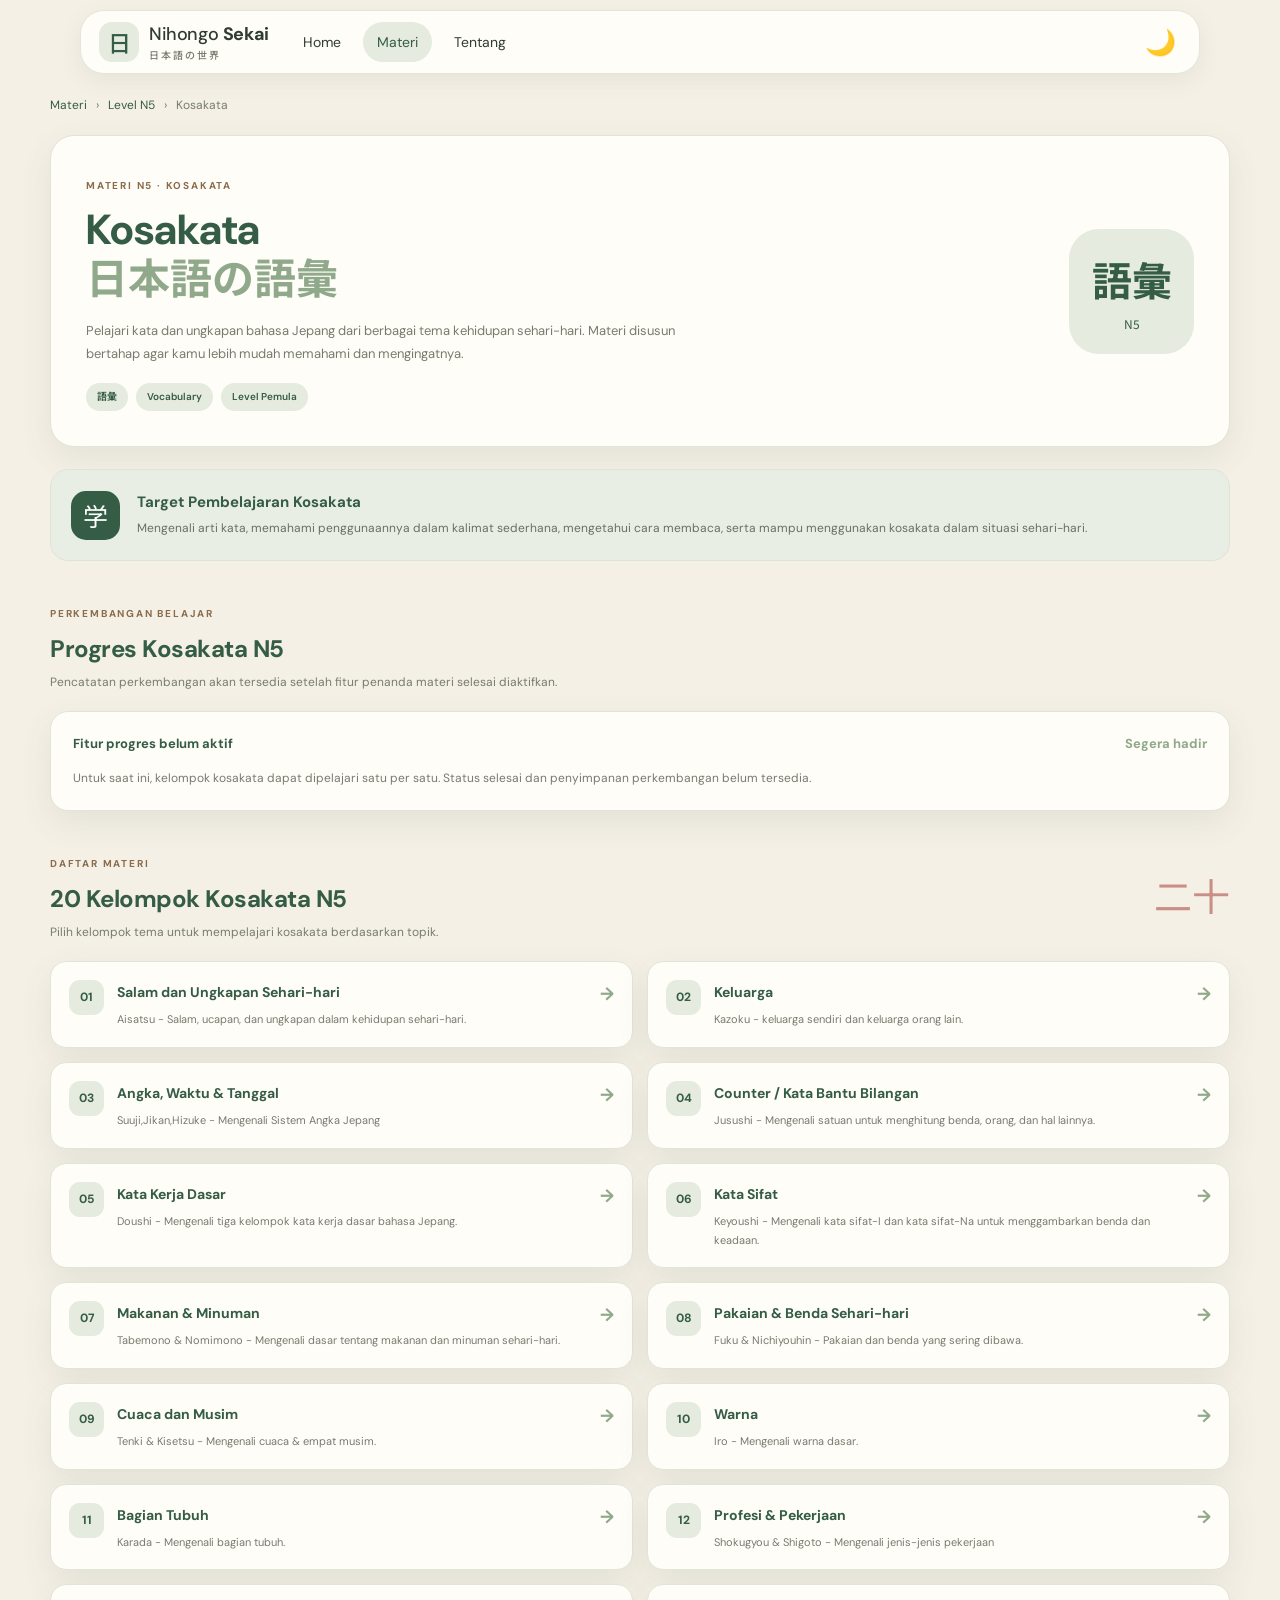
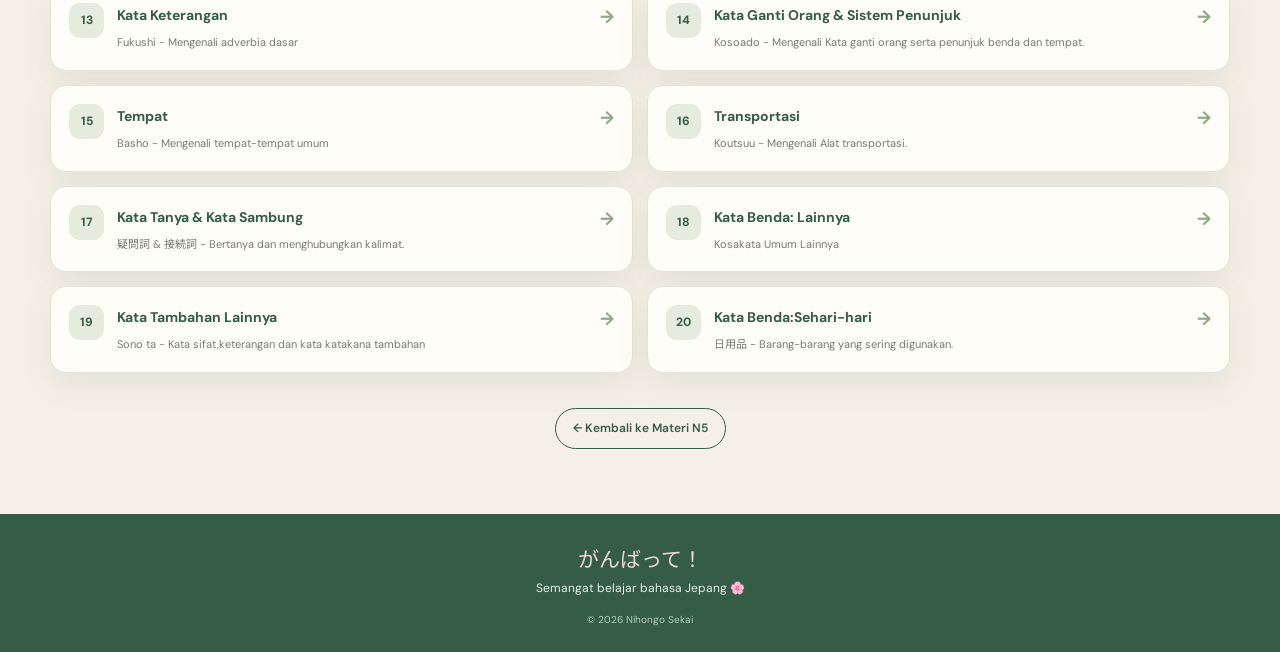
<file: Nihongo-Sekai/n5-kosakata.html>
<!DOCTYPE html>
<html lang="id">
<head>
  <meta charset="UTF-8">
  <meta name="viewport" content="width=device-width, initial-scale=1.0">
  <meta name="theme-color" content="#355C45">
  <meta name="description" content="Materi Kosakata N5 Nihongo Sekai.">

  <title>Kosakata N5 — Nihongo Sekai</title>

  <!-- KOSAKATA N5 BARU — FONT -->
  <link rel="preconnect" href="https://fonts.googleapis.com">
  <link rel="preconnect" href="https://fonts.gstatic.com" crossorigin>
  <link href="https://fonts.googleapis.com/css2?family=DM+Sans:wght@400;500;600;700&family=Noto+Sans+JP:wght@500;600;700&display=swap" rel="stylesheet">

  <!-- KOSAKATA N5 BARU — CSS -->
  <link rel="stylesheet" href="css/style.css">
  <link rel="stylesheet" href="css/n5-page.css">
  <link rel="stylesheet" href="css/n5-kosakata.css">
</head>

<body>

  <!-- KOSAKATA N5 BARU — HEADER -->
  <header class="site-header" id="home">
    <nav class="navbar" aria-label="Navigasi utama">

      <a class="logo" href="index.html" aria-label="Nihongo Sekai, kembali ke beranda">
        <span class="logo-mark" aria-hidden="true">日</span>
        <span>
          Nihongo <strong>Sekai</strong>
          <small>日本語の世界</small>
        </span>
      </a>

      <div class="nav-links" id="navLinks">
        <a href="index.html">Home</a>
        <a class="active" href="materi.html">Materi</a>
        <a href="tentang.html">Tentang</a>
      </div>

      <div class="nav-actions">
        <button class="theme-toggle" id="themeToggle" type="button" aria-label="Aktifkan mode gelap">
          <span id="themeIcon">🌙</span>
        </button>

        <button class="menu-toggle" id="menuToggle" type="button" aria-label="Buka menu" aria-controls="navLinks" aria-expanded="false">
          ☰
        </button>
      </div>

    </nav>
  </header>


  <main class="n5-main page-width">

    <!-- KOSAKATA N5 BARU — BREADCRUMB -->
    <nav class="n5-breadcrumb" aria-label="Breadcrumb">
      <a href="materi.html">Materi</a>
      <span aria-hidden="true">›</span>
      <a href="n5.html">Level N5</a>
      <span aria-hidden="true">›</span>
      <span aria-current="page">Kosakata</span>
    </nav>


    <!-- KOSAKATA N5 BARU — HERO -->
    <section class="n5-hero">

      <div class="n5-hero-content">

        <span class="section-kicker">MATERI N5 · KOSAKATA</span>

        <h1>
          Kosakata
          <span>日本語の語彙</span>
        </h1>

        <p>
          Pelajari kata dan ungkapan bahasa Jepang dari berbagai
          tema kehidupan sehari-hari. Materi disusun bertahap
          agar kamu lebih mudah memahami dan mengingatnya.
        </p>

        <div class="n5-hero-tags">
          <span>語彙</span>
          <span>Vocabulary</span>
          <span>Level Pemula</span>
        </div>

      </div>

      <div class="n5-hero-mark" aria-hidden="true">
        <span>語彙</span>
        <small>N5</small>
      </div>

    </section>


    <!-- KOSAKATA N5 BARU — TARGET -->
    <section class="n5-objective">

      <div class="n5-objective-icon" aria-hidden="true">学</div>

      <div>
        <h2>Target Pembelajaran Kosakata</h2>

        <p>
          Mengenali arti kata, memahami penggunaannya dalam
          kalimat sederhana, mengetahui cara membaca,
          serta mampu menggunakan kosakata dalam situasi sehari-hari.
        </p>
      </div>

    </section>


    <!-- KOSAKATA N5 BARU — RINGKASAN PERKEMBANGAN -->
    <section class="vocab-progress">

      <div class="n5-section-heading">
        <div>
          <span class="section-kicker">PERKEMBANGAN BELAJAR</span>
          <h2>Progres Kosakata N5</h2>
          <p>Pencatatan perkembangan akan tersedia setelah fitur penanda materi selesai diaktifkan.</p>
        </div>
      </div>

      <div class="vocab-progress-card">
        <div class="vocab-progress-info">
          <strong>Fitur progres belum aktif</strong>
          <span>Segera hadir</span>
        </div>

        <p>
          Untuk saat ini, kelompok kosakata dapat dipelajari satu per satu.
          Status selesai dan penyimpanan perkembangan belum tersedia.
        </p>
      </div>

    </section>


    <!-- KOSAKATA N5 BARU — DAFTAR 20 KELOMPOK -->
    <section class="vocab-groups">

      <div class="n5-section-heading">
        <div>
          <span class="section-kicker">DAFTAR MATERI</span>
          <h2>20 Kelompok Kosakata N5</h2>
          <p>
            Pilih kelompok tema untuk mempelajari kosakata
            berdasarkan topik.
          </p>
        </div>

        <span class="n5-heading-mark" aria-hidden="true">二十</span>
      </div>


      <div class="vocab-group-grid">
        <article class="vocab-group-card" data-group-number="1">
          <span class="vocab-group-number">01</span>
          <div>
            <h3>Salam dan Ungkapan Sehari-hari</h3>
            <p>Aisatsu - Salam, ucapan, dan ungkapan dalam kehidupan sehari-hari.</p>
          </div>
          <span class="vocab-group-arrow" aria-hidden="true">→</span>
        </article>

        <article class="vocab-group-card" data-group-number="2">
          <span class="vocab-group-number">02</span>
          <div>
            <h3>Keluarga</h3>
            <p>Kazoku - keluarga sendiri dan keluarga orang lain.</p>
          </div>
          <span class="vocab-group-arrow" aria-hidden="true">→</span>
        </article>

        <article class="vocab-group-card" data-group-number="3">
          <span class="vocab-group-number">03</span>
          <div>
            <h3>Angka, Waktu & Tanggal</h3>
            <p>Suuji,Jikan,Hizuke - Mengenali Sistem Angka Jepang </p>
          </div>
          <span class="vocab-group-arrow" aria-hidden="true">→</span>
        </article>

        <article class="vocab-group-card" data-group-number="4">
          <span class="vocab-group-number">04</span>
          <div>
            <h3>Counter / Kata Bantu Bilangan</h3>
            <p>Jusushi - Mengenali satuan untuk menghitung benda, orang, dan hal lainnya.</p>
          </div>
          <span class="vocab-group-arrow" aria-hidden="true">→</span>
        </article>

        <article class="vocab-group-card" data-group-number="5">
          <span class="vocab-group-number">05</span>
          <div>
            <h3>Kata Kerja Dasar</h3>
            <p>Doushi - Mengenali tiga kelompok kata kerja dasar bahasa Jepang.</p>
          </div>
          <span class="vocab-group-arrow" aria-hidden="true">→</span>
        </article>

        <article class="vocab-group-card" data-group-number="6">
          <span class="vocab-group-number">06</span>
          <div>
            <h3>Kata Sifat</h3>
            <p>Keyoushi - Mengenali kata sifat-I dan kata sifat-Na untuk menggambarkan benda dan keadaan.</p>
          </div>
          <span class="vocab-group-arrow" aria-hidden="true">→</span>
        </article>

        <article class="vocab-group-card" data-group-number="7">
          <span class="vocab-group-number">07</span>
          <div>
            <h3>Makanan & Minuman</h3>
            <p>Tabemono & Nomimono - Mengenali dasar tentang makanan dan minuman sehari-hari.</p>
          </div>
          <span class="vocab-group-arrow" aria-hidden="true">→</span>
        </article>

        <article class="vocab-group-card" data-group-number="8">
          <span class="vocab-group-number">08</span>
          <div>
            <h3>Pakaian & Benda Sehari-hari</h3>
            <p>Fuku & Nichiyouhin - Pakaian dan benda yang sering dibawa.</p>
          </div>
          <span class="vocab-group-arrow" aria-hidden="true">→</span>
        </article>

        <article class="vocab-group-card" data-group-number="9">
          <span class="vocab-group-number">09</span>
          <div>
            <h3>Cuaca dan Musim</h3>
            <p>Tenki & Kisetsu - Mengenali cuaca & empat musim.</p>
          </div>
          <span class="vocab-group-arrow" aria-hidden="true">→</span>
        </article>

        <article class="vocab-group-card" data-group-number="10">
          <span class="vocab-group-number">10</span>
          <div>
            <h3>Warna</h3>
            <p>Iro - Mengenali warna dasar.</p>
          </div>
          <span class="vocab-group-arrow" aria-hidden="true">→</span>
        </article>

        <article class="vocab-group-card" data-group-number="11">
          <span class="vocab-group-number">11</span>
          <div>
            <h3>Bagian Tubuh</h3>
            <p>Karada - Mengenali bagian tubuh.</p>
          </div>
          <span class="vocab-group-arrow" aria-hidden="true">→</span>
        </article>

        <article class="vocab-group-card" data-group-number="12">
          <span class="vocab-group-number">12</span>
          <div>
            <h3>Profesi & Pekerjaan</h3>
            <p>Shokugyou & Shigoto - Mengenali jenis-jenis pekerjaan</p>
          </div>
          <span class="vocab-group-arrow" aria-hidden="true">→</span>
        </article>

        <article class="vocab-group-card" data-group-number="13">
          <span class="vocab-group-number">13</span>
          <div>
            <h3>Kata Keterangan</h3>
            <p>Fukushi - Mengenali adverbia dasar </p>
          </div>
          <span class="vocab-group-arrow" aria-hidden="true">→</span>
        </article>

        <article class="vocab-group-card" data-group-number="14">
          <span class="vocab-group-number">14</span>
          <div>
            <h3>Kata Ganti Orang & Sistem Penunjuk</h3>
            <p>Kosoado - Mengenali Kata ganti orang serta penunjuk benda dan tempat.</p>
          </div>
          <span class="vocab-group-arrow" aria-hidden="true">→</span>
        </article>

        <article class="vocab-group-card" data-group-number="15">
          <span class="vocab-group-number">15</span>
          <div>
            <h3>Tempat</h3>
            <p>Basho - Mengenali tempat-tempat umum</p>
          </div>
          <span class="vocab-group-arrow" aria-hidden="true">→</span>
        </article>

        <article class="vocab-group-card" data-group-number="16">
          <span class="vocab-group-number">16</span>
          <div>
            <h3>Transportasi</h3>
            <p>Koutsuu - Mengenali Alat transportasi.</p>
          </div>
          <span class="vocab-group-arrow" aria-hidden="true">→</span>
        </article>

        <article class="vocab-group-card">
          <span class="vocab-group-number">17</span>
          <div>
            <h3>Kata Tanya & Kata Sambung</h3>
            <p>疑問詞 & 接続詞 - Bertanya dan menghubungkan kalimat.</p>
          </div>
          <span class="vocab-group-arrow" aria-hidden="true">→</span>
        </article>

        <article class="vocab-group-card">
          <span class="vocab-group-number">18</span>
          <div>
            <h3>Kata Benda: Lainnya</h3>
            <p>Kosakata Umum Lainnya</p>
          </div>
          <span class="vocab-group-arrow" aria-hidden="true">→</span>
        </article>

        <article class="vocab-group-card">
          <span class="vocab-group-number">19</span>
          <div>
            <h3>Kata Tambahan Lainnya</h3>
            <p>Sono ta - Kata sifat,keterangan dan kata katakana tambahan</p>
          </div>
          <span class="vocab-group-arrow" aria-hidden="true">→</span>
        </article>

        <article class="vocab-group-card">
          <span class="vocab-group-number">20</span>
          <div>
            <h3>Kata Benda:Sehari-hari</h3>
            <p>日用品 - Barang-barang yang sering digunakan.</p>
          </div>
          <span class="vocab-group-arrow" aria-hidden="true">→</span>
        </article>
      </div>

    </section>


    <!-- KOSAKATA N5 BARU — KEMBALI -->
    <div class="n5-back-area">
      <a href="n5.html" class="n5-back-link">
        ← Kembali ke Materi N5
      </a>
    </div>

  </main>


  <!-- KOSAKATA N5 BARU — FOOTER -->
  <footer class="footer">
    <p class="footer-jp">がんばって！</p>
    <p>Semangat belajar bahasa Jepang 🌸</p>
    <small>© <span id="year">2026</span> Nihongo Sekai</small>
  </footer>

  <script src="js/script.js"></script>
  <script src="js/n5-kosakata.js"></script>

</body>
</html>
</file>
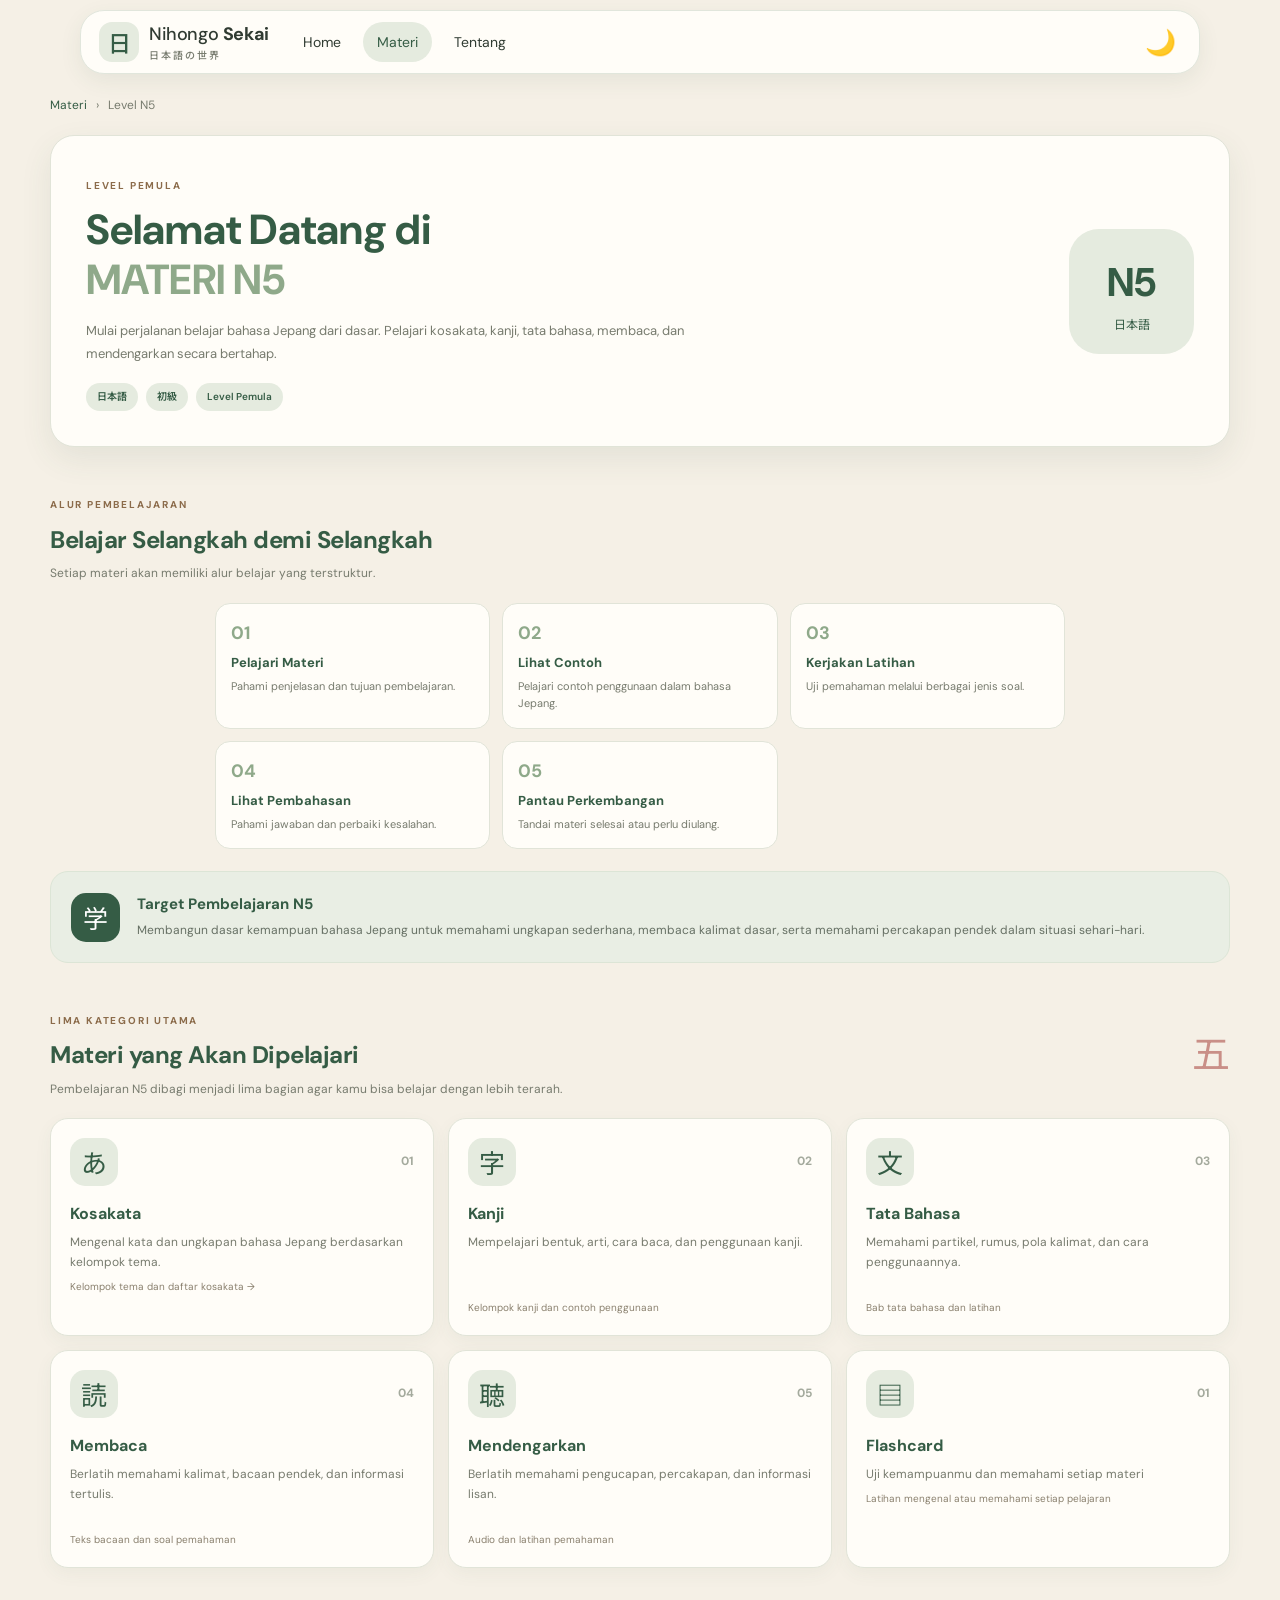
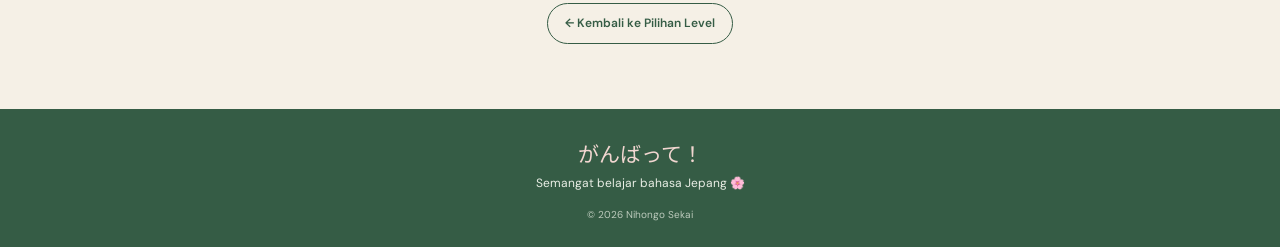
<file: Nihongo-Sekai/n5.html>
<!DOCTYPE html>
<html lang="id">
<head>
  <meta charset="UTF-8">
  <meta name="viewport" content="width=device-width, initial-scale=1.0">
  <meta name="theme-color" content="#355C45">
  <meta name="description" content="Jalur pembelajaran materi N5 Nihongo Sekai.">

  <title>MATERI N5 — Nihongo Sekai</title>

  <!-- N5 BARU — FONT -->
  <link rel="preconnect" href="https://fonts.googleapis.com">
  <link rel="preconnect" href="https://fonts.gstatic.com" crossorigin>
  <link href="https://fonts.googleapis.com/css2?family=DM+Sans:wght@400;500;600;700&family=Noto+Sans+JP:wght@500;600;700&display=swap" rel="stylesheet">

  <!-- N5 BARU — CSS -->
  <link rel="stylesheet" href="css/style.css">
  <link rel="stylesheet" href="css/n5-page.css">
</head>

<body>

  <!-- N5 BARU — HEADER -->
  <header class="site-header" id="home">
    <nav class="navbar" aria-label="Navigasi utama">

      <a class="logo" href="index.html" aria-label="Nihongo Sekai, kembali ke beranda">
        <span class="logo-mark" aria-hidden="true">日</span>
        <span>
          Nihongo <strong>Sekai</strong>
          <small>日本語の世界</small>
        </span>
      </a>

      <div class="nav-links" id="navLinks">
        <a href="index.html">Home</a>
        <a class="active" href="materi.html">Materi</a>
        <a href="tentang.html">Tentang</a>
      </div>

      <div class="nav-actions">

        <button class="theme-toggle" id="themeToggle" type="button" aria-label="Aktifkan mode gelap">
          <span id="themeIcon">🌙</span>
        </button>

        <button class="menu-toggle" id="menuToggle" type="button" aria-label="Buka menu" aria-controls="navLinks" aria-expanded="false">
          ☰
        </button>

      </div>
    </nav>
  </header>


  <main class="n5-main page-width">

    <!-- N5 BARU — BREADCRUMB -->
    <nav class="n5-breadcrumb" aria-label="Breadcrumb">
      <a href="materi.html">Materi</a>
      <span aria-hidden="true">›</span>
      <span aria-current="page">Level N5</span>
    </nav>


    <!-- 01 — SELAMAT DATANG DI Materi N5 -->
    <section class="n5-hero">

      <div class="n5-hero-content">

        <span class="section-kicker">LEVEL PEMULA</span>

        <h1>
          Selamat Datang di
          <span>MATERI N5</span>
        </h1>

        <p>
          Mulai perjalanan belajar bahasa Jepang dari dasar.
          Pelajari kosakata, kanji, tata bahasa, membaca,
          dan mendengarkan secara bertahap.
        </p>

        <div class="n5-hero-tags">
          <span>日本語</span>
          <span>初級</span>
          <span>Level Pemula</span>
        </div>

      </div>

      <div class="n5-hero-mark" aria-hidden="true">
        <span>N5</span>
        <small>日本語</small>
      </div>

    </section>


    <!-- 02 — ALUR PEMBELAJARAN -->
    <section class="n5-learning-flow">

      <div class="n5-section-heading">
        <div>
          <span class="section-kicker">ALUR PEMBELAJARAN</span>
          <h2>Belajar Selangkah demi Selangkah</h2>
          <p>
            Setiap materi akan memiliki alur belajar yang terstruktur.
          </p>
        </div>
      </div>

      <div class="n5-flow-grid">

        <article class="n5-flow-item">
          <span>01</span>
          <h3>Pelajari Materi</h3>
          <p>Pahami penjelasan dan tujuan pembelajaran.</p>
        </article>

        <article class="n5-flow-item">
          <span>02</span>
          <h3>Lihat Contoh</h3>
          <p>Pelajari contoh penggunaan dalam bahasa Jepang.</p>
        </article>

        <article class="n5-flow-item">
          <span>03</span>
          <h3>Kerjakan Latihan</h3>
          <p>Uji pemahaman melalui berbagai jenis soal.</p>
        </article>

        <article class="n5-flow-item">
          <span>04</span>
          <h3>Lihat Pembahasan</h3>
          <p>Pahami jawaban dan perbaiki kesalahan.</p>
        </article>

        <article class="n5-flow-item">
          <span>05</span>
          <h3>Pantau Perkembangan</h3>
          <p>Tandai materi selesai atau perlu diulang.</p>
        </article>

      </div>

    </section>


    <!-- 03 — TARGET PEMBELAJARAN N5 -->
    <section class="n5-objective">

      <div class="n5-objective-icon" aria-hidden="true">学</div>

      <div>
        <h2>Target Pembelajaran N5</h2>

        <p>
          Membangun dasar kemampuan bahasa Jepang untuk memahami
          ungkapan sederhana, membaca kalimat dasar, serta memahami
          percakapan pendek dalam situasi sehari-hari.
        </p>
      </div>

    </section>


    <!-- 04 — PILIHAN LIMA KATEGORI MATERI -->
    <section class="n5-category-section">

      <div class="n5-section-heading">
        <div>
          <span class="section-kicker">LIMA KATEGORI UTAMA</span>
          <h2>Materi yang Akan Dipelajari</h2>

          <p>
            Pembelajaran N5 dibagi menjadi lima bagian agar
            kamu bisa belajar dengan lebih terarah.
          </p>
        </div>

        <span class="n5-heading-mark" aria-hidden="true">五</span>
      </div>


      <div class="n5-category-grid">

        <!-- KATEGORI 1 — KOSAKATA BARU: BISA DIKLIK -->
        <a href="n5-kosakata.html" class="n5-category-card">
          <div class="n5-card-top">
            <span class="n5-card-icon" aria-hidden="true">あ</span>
            <span class="n5-card-number">01</span>
          </div>

          <h3>Kosakata</h3>

          <p>
            Mengenal kata dan ungkapan bahasa Jepang
            berdasarkan kelompok tema.
          </p>

          <span class="n5-card-detail">
            Kelompok tema dan daftar kosakata →
          </span>
        </a>


        <!-- KATEGORI 2 — KANJI -->
        <article class="n5-category-card">
          <div class="n5-card-top">
            <span class="n5-card-icon" aria-hidden="true">字</span>
            <span class="n5-card-number">02</span>
          </div>

          <h3>Kanji</h3>

          <p>
            Mempelajari bentuk, arti, cara baca,
            dan penggunaan kanji.
          </p>

          <span class="n5-card-detail">
            Kelompok kanji dan contoh penggunaan
          </span>
        </article>


        <!-- KATEGORI 3 — TATA BAHASA -->
        <article class="n5-category-card">
          <div class="n5-card-top">
            <span class="n5-card-icon" aria-hidden="true">文</span>
            <span class="n5-card-number">03</span>
          </div>

          <h3>Tata Bahasa</h3>

          <p>
            Memahami partikel, rumus, pola kalimat,
            dan cara penggunaannya.
          </p>

          <span class="n5-card-detail">
            Bab tata bahasa dan latihan
          </span>
        </article>


        <!-- KATEGORI 4 — MEMBACA -->
        <article class="n5-category-card">
          <div class="n5-card-top">
            <span class="n5-card-icon" aria-hidden="true">読</span>
            <span class="n5-card-number">04</span>
          </div>

          <h3>Membaca</h3>

          <p>
            Berlatih memahami kalimat, bacaan pendek,
            dan informasi tertulis.
          </p>

          <span class="n5-card-detail">
            Teks bacaan dan soal pemahaman
          </span>
        </article>


        <!-- KATEGORI 5 — MENDENGARKAN -->
        <article class="n5-category-card">
          <div class="n5-card-top">
            <span class="n5-card-icon" aria-hidden="true">聴</span>
            <span class="n5-card-number">05</span>
          </div>

          <h3>Mendengarkan</h3>

          <p>
            Berlatih memahami pengucapan,
            percakapan, dan informasi lisan.
          </p>

          <span class="n5-card-detail">
            Audio dan latihan pemahaman
          </span>
        </article>
  
          <a href="n5-kosakata.html" class="n5-category-card">
          <div class="n5-card-top">
            <span class="n5-card-icon" aria-hidden="true">▤</span>
            <span class="n5-card-number">01</span>
          </div>

          <h3>Flashcard</h3>

          <p>
            Uji kemampuanmu dan memahami setiap materi
          </p>
          

          <span class="n5-card-detail">
            Latihan mengenal atau memahami setiap pelajaran
          </span>
        </a>

      </div>

    </section>


    <!-- N5 BARU — KEMBALI KE MATERI -->
    <div class="n5-back-area">
      <a href="materi.html" class="n5-back-link">
        ← Kembali ke Pilihan Level
      </a>
    </div>

  </main>


  <!-- N5 BARU — FOOTER -->
  <footer class="footer">
    <p class="footer-jp">がんばって！</p>
    <p>Semangat belajar bahasa Jepang 🌸</p>
    <small>© <span id="year">2026</span> Nihongo Sekai</small>
  </footer>


  <!-- N5 BARU — JAVASCRIPT BERSAMA -->
  <script src="js/script.js"></script>

</body>
</html>
</file>
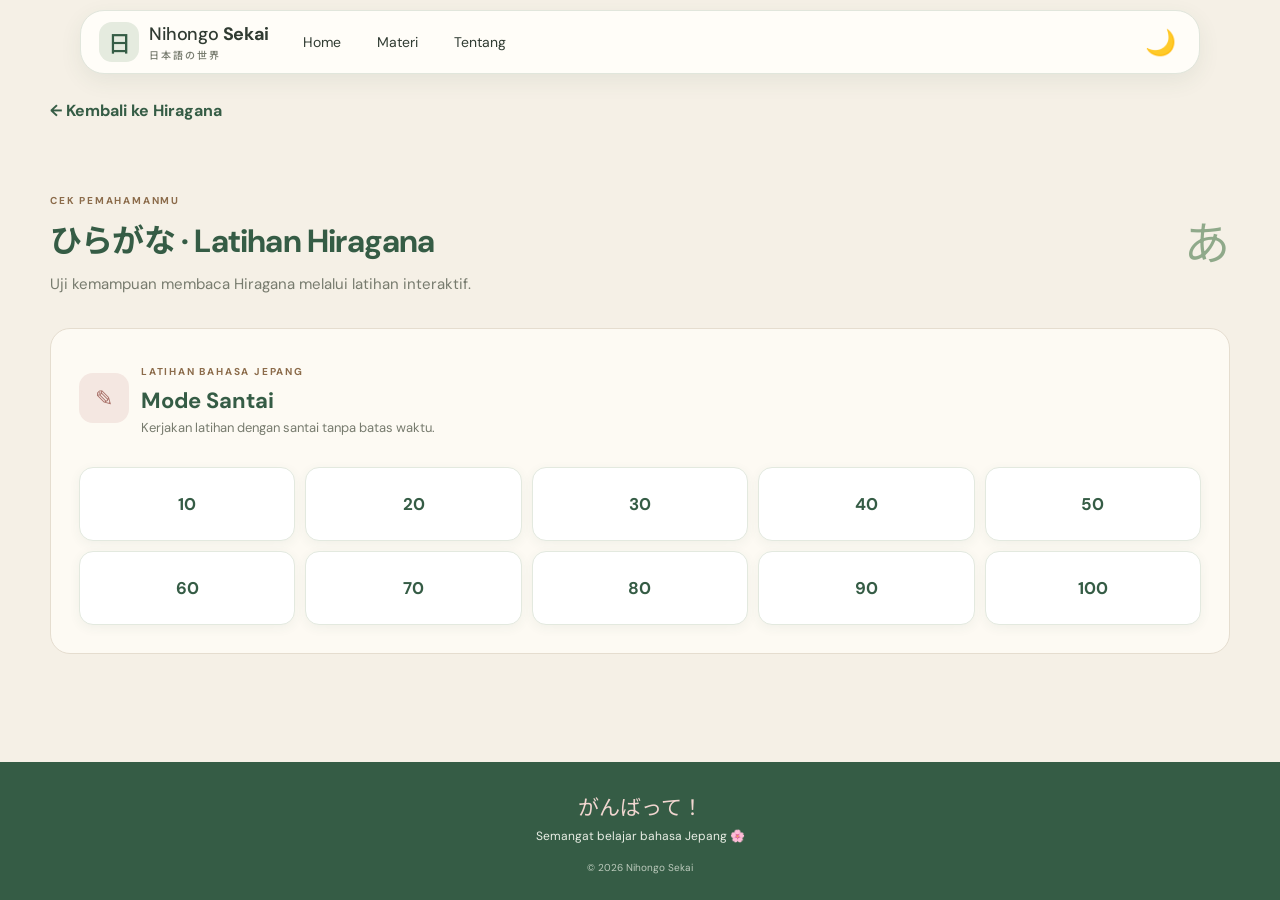
<file: Nihongo-Sekai/quiz-hiragana.html>
<!DOCTYPE html>
<html lang="id">
<head>
  <meta charset="UTF-8">
  <meta name="viewport" content="width=device-width, initial-scale=1.0">
  <meta name="theme-color" content="#355C45">
  <meta name="description" content="Latihan Hiragana Nihongo Sekai.">
  <title>Latihan Hiragana — Nihongo Sekai</title>

  <link rel="preconnect" href="https://fonts.googleapis.com">
  <link rel="preconnect" href="https://fonts.gstatic.com" crossorigin>
  <link href="https://fonts.googleapis.com/css2?family=DM+Sans:wght@400;500;600;700&family=Noto+Sans+JP:wght@500;600;700&display=swap" rel="stylesheet">

  <link rel="stylesheet" href="css/style.css">
</head>
<body>

  <header class="site-header">
    <nav class="navbar" aria-label="Navigasi utama">
      <a class="logo" href="index.html">
        <span class="logo-mark" aria-hidden="true">日</span>
        <span>
          Nihongo <strong>Sekai</strong>
          <small>日本語の世界</small>
        </span>
      </a>

      <div class="nav-links" id="navLinks">
        <a href="index.html">Home</a>
        <a href="materi.html">Materi</a>
        <a href="tentang.html">Tentang</a>
      </div>
      <div class="nav-actions">
        <!-- DARK MODE BARU -->
        <button class="theme-toggle" id="themeToggle" type="button" aria-label="Aktifkan mode gelap">
          <span id="themeIcon">🌙</span>
        </button>

        <!-- HAMBURGER -->
        <button class="menu-toggle" id="menuToggle" type="button" aria-label="Buka menu" aria-controls="navLinks" aria-expanded="false">
          ☰
        </button>
      </div>
    </nav>
  </header>

  <main>
    <div class="page-width" style="padding-top:24px">
      <a class="back-link" href="hiragana.html">
        ← Kembali ke Hiragana
      </a>
    </div>

    <section class="hiragana-section page-width">

      <div class="section-heading hiragana-heading">
        <div>
          <span class="section-kicker">CEK PEMAHAMANMU</span>
          <h2>ひらがな · Latihan Hiragana</h2>
          <p>Uji kemampuan membaca Hiragana melalui latihan interaktif.</p>
        </div>
        <span class="heading-flower" aria-hidden="true">あ</span>
      </div>

      <section class="hiragana-quiz">
        <div class="quiz-heading">
          <span class="quiz-icon" aria-hidden="true">✎</span>
          <div>
            <span class="section-kicker">LATIHAN BAHASA JEPANG</span>
            <h3 id="quizTitle">Mulai Latihan</h3>
            <p id="quizModeDescription">
              Pilih jumlah quiz yang ingin kamu kerjakan.
            </p>
          </div>
        </div>

<div class="quiz-content">

  <!-- PILIH JUMLAH SOAL -->
  <div id="quizSetup">
    <div class="quiz-count-options" id="questionCountOptions">
      <button type="button" data-count="10">10</button>
      <button type="button" data-count="20">20</button>
      <button type="button" data-count="30">30</button>
      <button type="button" data-count="40">40</button>
      <button type="button" data-count="50">50</button>
      <button type="button" data-count="60">60</button>
      <button type="button" data-count="70">70</button>
      <button type="button" data-count="80">80</button>
      <button type="button" data-count="90">90</button>
      <button type="button" data-count="100">100</button>
    </div>
  </div>

  <!-- TEMPAT PERTANYAAN DAN HASIL -->
  <div id="quizContent" hidden></div>

</div>

      </section>

    </section>
  </main>

  <footer class="footer">
    <p class="footer-jp">がんばって！</p>
    <p>Semangat belajar bahasa Jepang 🌸</p>
    <small>© <span id="year">2026</span> Nihongo Sekai</small>
  </footer>

  <script src="js/script.js"></script>
  <script src="js/quiz-hiragana.js"></script>
</body>
</html>
</file>
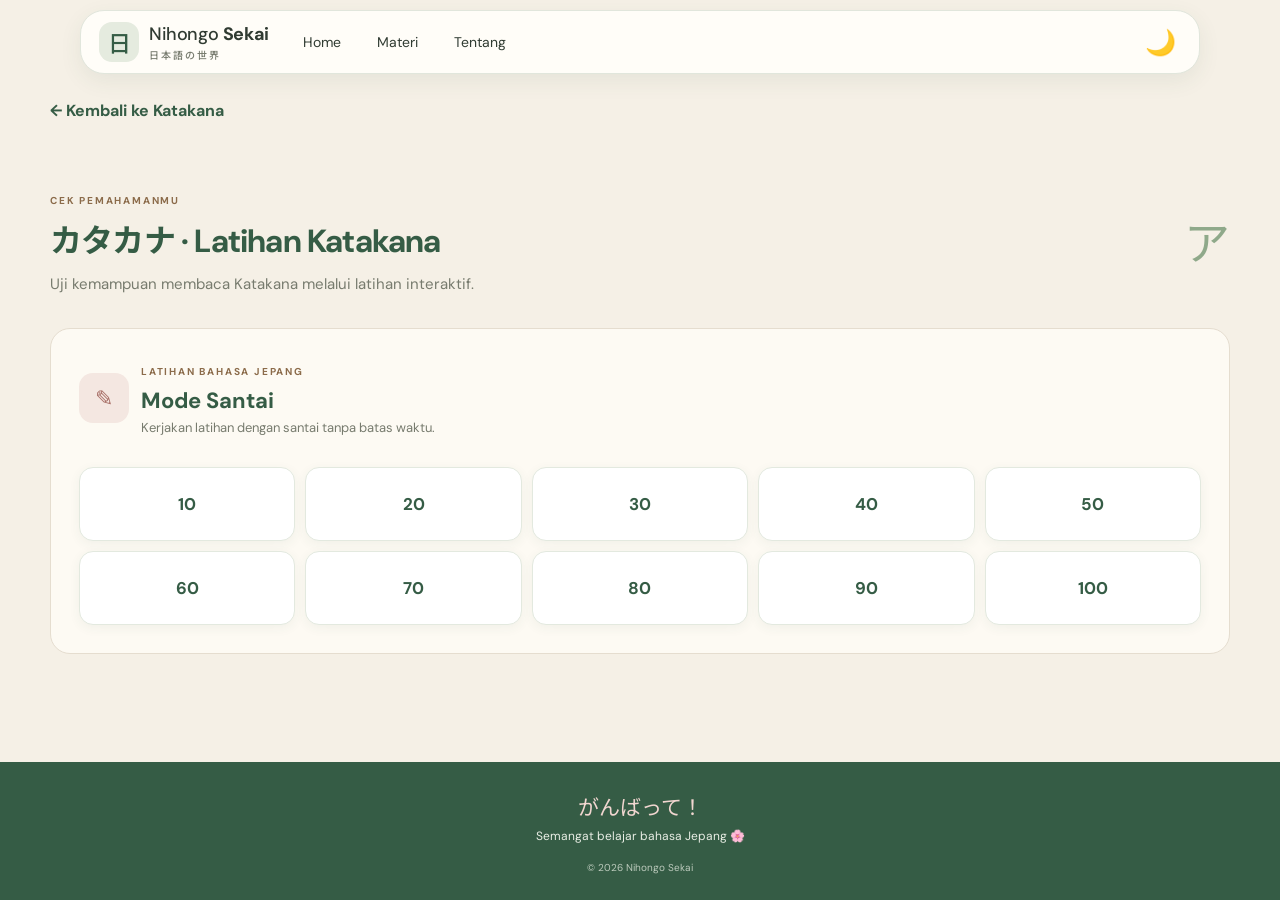
<file: Nihongo-Sekai/quiz-katakana.html>
<!DOCTYPE html>
<html lang="id">
<head>
  <meta charset="UTF-8">
  <meta name="viewport" content="width=device-width, initial-scale=1.0">
  <meta name="theme-color" content="#355C45">

  <!-- KUIS KATAKANA BARU — IDENTITAS HALAMAN -->
  <meta name="description" content="Latihan Katakana Nihongo Sekai.">
  <title>Latihan Katakana — Nihongo Sekai</title>

  <link rel="preconnect" href="https://fonts.googleapis.com">
  <link rel="preconnect" href="https://fonts.gstatic.com" crossorigin>
  <link href="https://fonts.googleapis.com/css2?family=DM+Sans:wght@400;500;600;700&family=Noto+Sans+JP:wght@500;600;700&display=swap" rel="stylesheet">

  <link rel="stylesheet" href="css/style.css">
</head>
<body>

  <!-- NAVIGASI -->
  <header class="site-header">
    <nav class="navbar" aria-label="Navigasi utama">
      <a class="logo" href="index.html">
        <span class="logo-mark" aria-hidden="true">日</span>
        <span>
          Nihongo <strong>Sekai</strong>
          <small>日本語の世界</small>
        </span>
      </a>

      <div class="nav-links" id="navLinks">
        <a href="index.html">Home</a>
        <a href="materi.html">Materi</a>
        <a href="tentang.html">Tentang</a>
      </div>
      <div class="nav-actions">
        <!-- DARK MODE BARU -->
        <button class="theme-toggle" id="themeToggle" type="button" aria-label="Aktifkan mode gelap">
          <span id="themeIcon">🌙</span>
        </button>

        <!-- HAMBURGER -->
        <button class="menu-toggle" id="menuToggle" type="button" aria-label="Buka menu" aria-controls="navLinks" aria-expanded="false">
          ☰
        </button>
      </div>
    </nav>
  </header>

  <main>
    <div class="page-width" style="padding-top:24px">

      <!-- KUIS KATAKANA BARU — TOMBOL KEMBALI -->
      <a class="back-link" href="katakana.html">
        ← Kembali ke Katakana
      </a>

    </div>

    <section class="hiragana-section page-width">

      <!-- KUIS KATAKANA BARU — JUDUL HALAMAN -->
      <div class="section-heading hiragana-heading">
        <div>
          <span class="section-kicker">CEK PEMAHAMANMU</span>
          <h2>カタカナ · Latihan Katakana</h2>
          <p>Uji kemampuan membaca Katakana melalui latihan interaktif.</p>
        </div>
        <span class="heading-flower" aria-hidden="true">ア</span>
      </div>

      <section class="hiragana-quiz">

        <div class="quiz-heading">
          <span class="quiz-icon" aria-hidden="true">✎</span>
          <div>
            <span class="section-kicker">LATIHAN BAHASA JEPANG</span>

            <!-- KUIS KATAKANA BARU — ID KHUSUS -->
            <h3 id="katakanaQuizTitle">Mulai Latihan</h3>
            <p id="katakanaQuizModeDescription">
              Pilih jumlah soal yang ingin kamu kerjakan.
            </p>
          </div>
        </div>

        <div class="quiz-content">

          <!-- KUIS KATAKANA BARU — PILIH JUMLAH SOAL -->
          <div id="katakanaQuizSetup">
            <div class="quiz-count-options" id="katakanaQuestionCountOptions">
              <button type="button" data-count="10">10</button>
              <button type="button" data-count="20">20</button>
              <button type="button" data-count="30">30</button>
              <button type="button" data-count="40">40</button>
              <button type="button" data-count="50">50</button>
              <button type="button" data-count="60">60</button>
              <button type="button" data-count="70">70</button>
              <button type="button" data-count="80">80</button>
              <button type="button" data-count="90">90</button>
              <button type="button" data-count="100">100</button>
            </div>
          </div>

          <!-- KUIS KATAKANA BARU — TEMPAT PERTANYAAN DAN HASIL -->
          <div id="katakanaQuizContent" hidden></div>

        </div>
      </section>
    </section>
  </main>

  <!-- FOOTER -->
  <footer class="footer">
    <p class="footer-jp">がんばって！</p>
    <p>Semangat belajar bahasa Jepang 🌸</p>
    <small>© <span id="year">2026</span> Nihongo Sekai</small>
  </footer>

  <!-- KUIS KATAKANA BARU — JAVASCRIPT -->
  <script src="js/script.js"></script>
  <script src="js/quiz-katakana.js"></script>

</body>
</html>
</file>
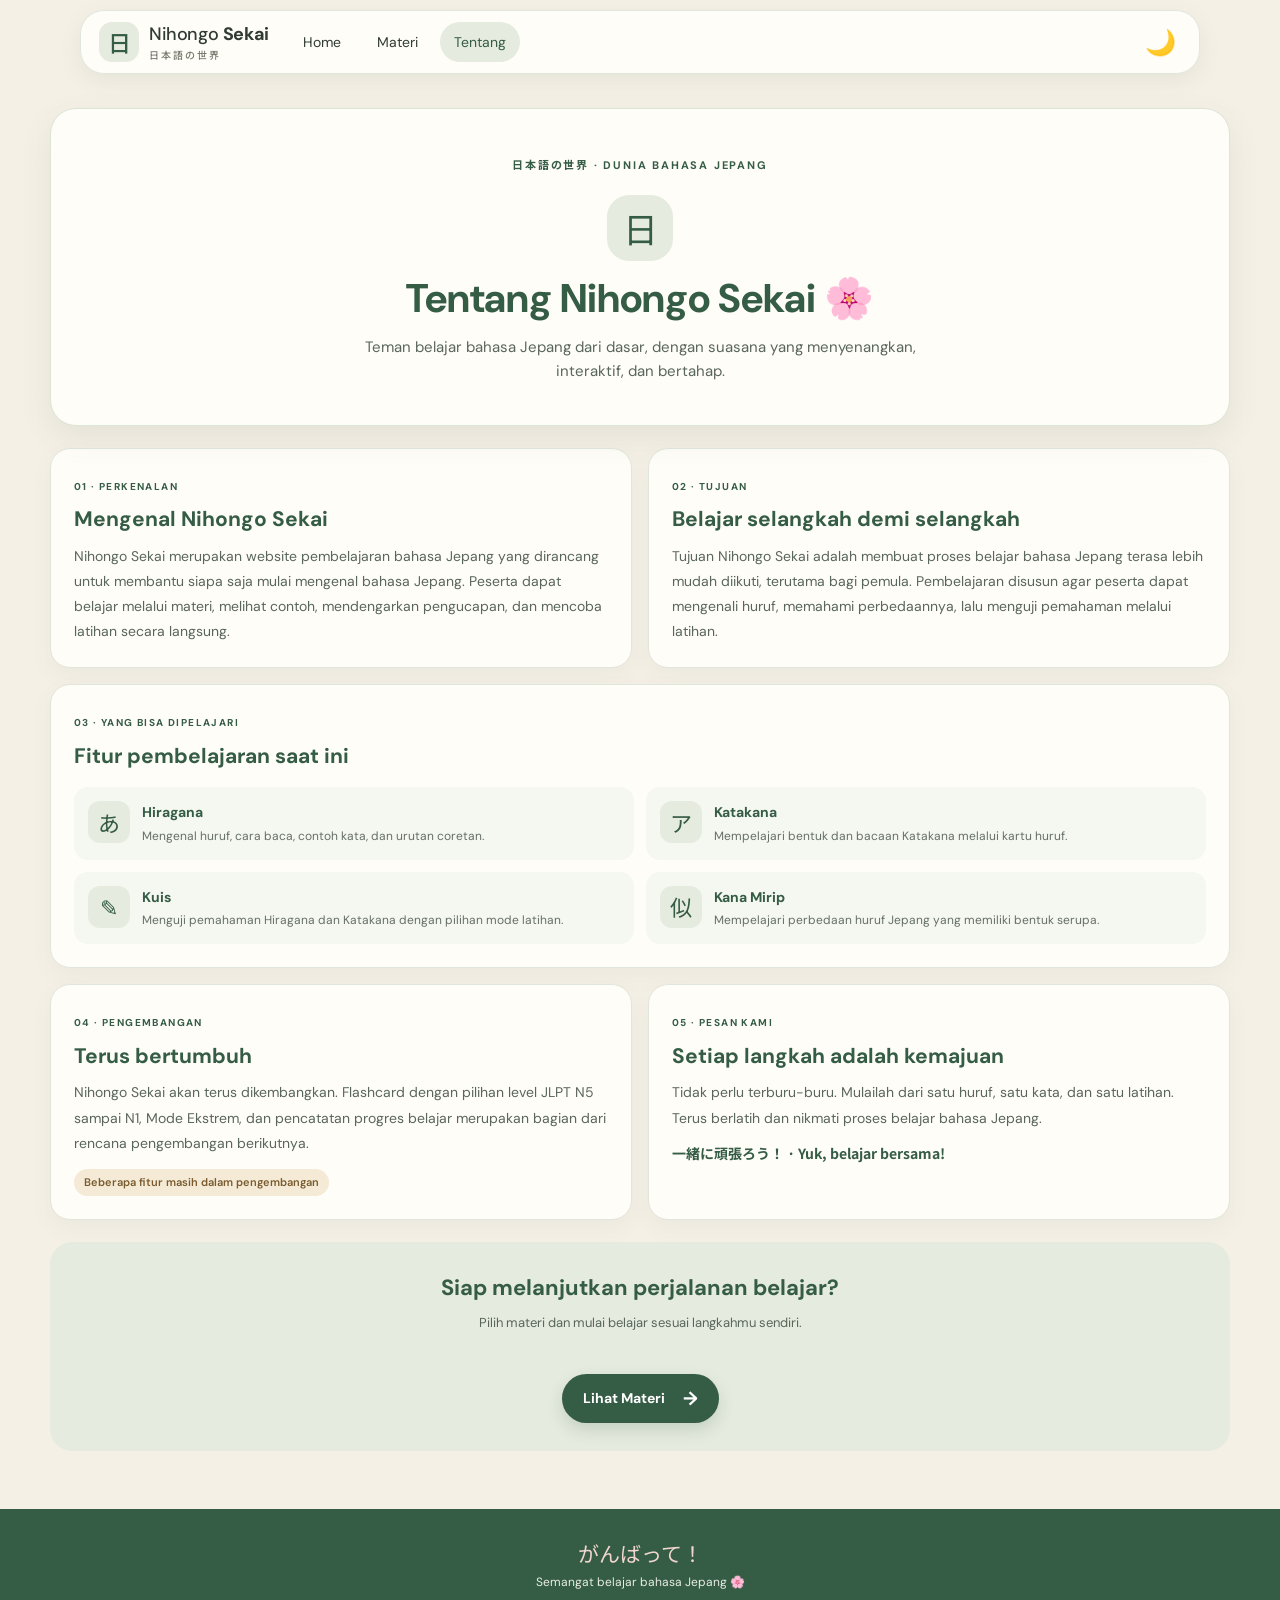
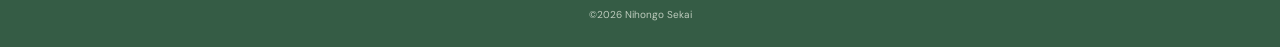
<file: Nihongo-Sekai/tentang.html>
<!DOCTYPE html>
<html lang="id">
<head>
  <meta charset="UTF-8">
  <meta name="viewport" content="width=device-width, initial-scale=1.0">
  <meta name="theme-color" content="#355C45">
  <meta name="description" content="Kenali Nihongo Sekai, website belajar bahasa Jepang dari dasar dengan cara yang menyenangkan.">
  <title>Tentang Nihongo Sekai</title>

  <!-- FONT — SAMA DENGAN HALAMAN LAIN -->
  <link rel="preconnect" href="https://fonts.googleapis.com">
  <link rel="preconnect" href="https://fonts.gstatic.com" crossorigin>
  <link href="https://fonts.googleapis.com/css2?family=DM+Sans:wght@400;500;600;700&family=Noto+Sans+JP:wght@500;600;700&display=swap" rel="stylesheet">

  <!-- CSS UTAMA -->
  <link rel="stylesheet" href="css/style.css">
</head>

<body>
  <!-- TENTANG BARU — HEADER DAN NAVIGASI -->
  <header class="site-header" id="home">
    <nav class="navbar" aria-label="Navigasi utama">
      <a class="logo" href="index.html" aria-label="Nihongo Sekai, kembali ke beranda">
        <span class="logo-mark" aria-hidden="true">日</span>
        <span>Nihongo <strong>Sekai</strong><small>日本語の世界</small></span>
      </a>

      <div class="nav-links" id="navLinks">
        <a href="index.html">Home</a>
        <a href="materi.html">Materi</a>
        <a class="active" href="tentang.html" aria-current="page">Tentang</a>
      </div>

      <div class="nav-actions">
        <!-- DARK MODE — FITUR BERSAMA -->
        <button class="theme-toggle" id="themeToggle" type="button" aria-label="Aktifkan mode gelap">
          <span id="themeIcon">🌙</span>
        </button>

        <!-- HAMBURGER — FITUR BERSAMA -->
        <button class="menu-toggle" id="menuToggle" type="button" aria-label="Buka menu" aria-controls="navLinks" aria-expanded="false">
          ☰
        </button>
      </div>
    </nav>
  </header>

  <main class="about-page">
    <!-- TENTANG BARU — PEMBUKA -->
    <section class="about-hero page-width" aria-labelledby="aboutTitle">
      <span class="about-kicker">日本語の世界 · DUNIA BAHASA JEPANG</span>
      <div class="about-hero-mark" aria-hidden="true">日</div>
      <h1 id="aboutTitle">Tentang <span>Nihongo Sekai</span> 🌸</h1>
      <p>
        Teman belajar bahasa Jepang dari dasar, dengan suasana yang
        menyenangkan, interaktif, dan bertahap.
      </p>
    </section>

    <!-- TENTANG BARU — IDENTITAS DAN TUJUAN -->
    <section class="about-content page-width" aria-label="Tentang Nihongo Sekai">
      <article class="about-panel">
        <span class="about-number">01 · PERKENALAN</span>
        <h2>Mengenal Nihongo Sekai</h2>
        <p>
          Nihongo Sekai merupakan website pembelajaran bahasa Jepang yang
          dirancang untuk membantu siapa saja mulai mengenal bahasa Jepang.
          Peserta dapat belajar melalui materi, melihat contoh, mendengarkan
          pengucapan, dan mencoba latihan secara langsung.
        </p>
      </article>

      <article class="about-panel">
        <span class="about-number">02 · TUJUAN</span>
        <h2>Belajar selangkah demi selangkah</h2>
        <p>
          Tujuan Nihongo Sekai adalah membuat proses belajar bahasa Jepang
          terasa lebih mudah diikuti, terutama bagi pemula. Pembelajaran
          disusun agar peserta dapat mengenali huruf, memahami perbedaannya,
          lalu menguji pemahaman melalui latihan.
        </p>
      </article>

      <article class="about-panel about-panel-wide">
        <span class="about-number">03 · YANG BISA DIPELAJARI</span>
        <h2>Fitur pembelajaran saat ini</h2>
        <div class="about-feature-grid">
          <div class="about-feature">
            <span aria-hidden="true">あ</span>
            <div><h3>Hiragana</h3><p>Mengenal huruf, cara baca, contoh kata, dan urutan coretan.</p></div>
          </div>
          <div class="about-feature">
            <span aria-hidden="true">ア</span>
            <div><h3>Katakana</h3><p>Mempelajari bentuk dan bacaan Katakana melalui kartu huruf.</p></div>
          </div>
          <div class="about-feature">
            <span aria-hidden="true">✎</span>
            <div><h3>Kuis</h3><p>Menguji pemahaman Hiragana dan Katakana dengan pilihan mode latihan.</p></div>
          </div>
          <div class="about-feature">
            <span aria-hidden="true">似</span>
            <div><h3>Kana Mirip</h3><p>Mempelajari perbedaan huruf Jepang yang memiliki bentuk serupa.</p></div>
          </div>
        </div>
      </article>

      <!-- TENTANG BARU — FITUR MASA DEPAN DITANDAI JELAS -->
      <article class="about-panel">
        <span class="about-number">04 · PENGEMBANGAN</span>
        <h2>Terus bertumbuh</h2>
        <p>
          Nihongo Sekai akan terus dikembangkan. Flashcard dengan pilihan
          level JLPT N5 sampai N1, Mode Ekstrem, dan pencatatan progres belajar
          merupakan bagian dari rencana pengembangan berikutnya.
        </p>
        <span class="about-status">Beberapa fitur masih dalam pengembangan</span>
      </article>

      <article class="about-panel">
        <span class="about-number">05 · PESAN KAMI</span>
        <h2>Setiap langkah adalah kemajuan</h2>
        <p>
          Tidak perlu terburu-buru. Mulailah dari satu huruf, satu kata, dan
          satu latihan. Terus berlatih dan nikmati proses belajar bahasa Jepang.
        </p>
        <p class="about-closing">一緒に頑張ろう！ · Yuk, belajar bersama!</p>
      </article>
    </section>

    <!-- TENTANG BARU — AJAKAN KEMBALI BELAJAR -->
    <section class="about-cta page-width">
      <h2>Siap melanjutkan perjalanan belajar?</h2>
      <p>Pilih materi dan mulai belajar sesuai langkahmu sendiri.</p>
      <a class="primary-button" href="index.html#mulai-belajar">
        Lihat Materi <span aria-hidden="true">→</span>
      </a>
    </section>
  </main>

  <!-- FOOTER — KONSISTEN DENGAN HALAMAN LAIN -->
  <footer class="footer">
    <p class="footer-jp">がんばって！</p>
    <p>Semangat belajar bahasa Jepang 🌸</p>
    <small>©<span id="year">2026</span> Nihongo Sekai</small>
  </footer>

  <!-- JAVASCRIPT BERSAMA: NAVIGASI, TEMA, DAN TAHUN -->
  <script src="js/script.js"></script>
</body>
</html>
</file>
<file: Nihongo-Sekai/css/style.css>
:root {
  --forest: #355c45;
  --forest-deep: #294a38;
  --sage: #8fa98a;
  --sage-light: #e5ebdf;
  --cream: #f5f0e6;
  --paper: #fffdf8;
  --brown: #8b6b4a;
  --ink: #303b32;
  --muted: #777b6e;
  --line: #e1e4d8;
  --shadow: 0 12px 32px rgba(53, 92, 69, .09);
}

* {
  margin: 0;
  padding: 0;
  box-sizing: border-box;
}

html {
  min-height: 100%;
  scroll-behavior: smooth;
  scroll-padding-top: 84px;
  -webkit-text-size-adjust: 100%;
  text-size-adjust: 100%;
}

body {
  min-width: 320px;
  min-height: 100vh;
  min-height: 100svh;
  display: flex;
  flex-direction: column;
  background: var(--cream);
  color: var(--ink);
  font-family: "DM Sans", "Noto Sans JP", sans-serif;
  line-height: 1.6;
}

body > main {
  flex: 1 0 auto;
}

a {
  color: inherit;
}

.page-width {
  width: min(1080px, calc(100% - 40px));
  margin-inline: auto;
}

.site-header {
  position: sticky;
  top: 0;
  z-index: 20;
  background: var(--forest);
  color: var(--cream);
  box-shadow: 0 3px 16px rgba(30, 55, 39, .12);
}

.navbar {
  width: min(1120px, calc(100% - 40px));
  min-height: 76px;
  margin: auto;
  display: flex;
  align-items: center;
  justify-content: space-between;
  gap: 20px;
}

.logo {
  display: inline-flex;
  align-items: center;
  gap: 10px;
  font-size: 18px;
  font-weight: 500;
  line-height: 1.15;
  letter-spacing: -.4px;
  text-decoration: none;
}

.logo strong {
  font-weight: 700;
}

.logo small {
  display: block;
  margin-top: 4px;
  color: #d5dfd0;
  font-family: "Noto Sans JP", sans-serif;
  font-size: 10px;
  letter-spacing: 2px;
}

.logo-mark {
  display: grid;
  place-items: center;
  width: 40px;
  height: 40px;
  border: 1px solid rgba(245, 240, 230, .45);
  border-radius: 13px;
  color: #f3d9d4;
  font-family: "Noto Sans JP", sans-serif;
  font-size: 23px;
}



.hero {
  position: relative;
  display: grid;
  grid-template-columns: 1fr;
  align-items: center;
  min-height: 0;
  margin-top: 34px;
  padding: 38px 42px 30px 52px;
  overflow: hidden;
  border: 1px solid #dce5d6;
  border-radius: 30px;
  background: linear-gradient(125deg, #e8eee2 0%, #e2eadf 58%, #dce8dc 100%);
}

.hero-copy {
  position: relative;
  z-index: 2;
}

.eyebrow,
.section-kicker {
  color: var(--brown);
  font-size: 10px;
  font-weight: 700;
  letter-spacing: 1.8px;
}

.eyebrow {
  display: inline-flex;
  align-items: center;
  gap: 8px;
  padding: 7px 11px;
  border: 1px solid rgba(139, 107, 74, .2);
  border-radius: 30px;
  background: rgba(255, 253, 248, .56);
}

.eyebrow-dot {
  width: 7px;
  height: 7px;
  border-radius: 50%;
  background: #c78b82;
}

.hero h1 {
  margin-top: 20px;
  color: var(--forest);
  font-family: "Noto Sans JP", sans-serif;
  font-size: clamp(42px, 6vw, 64px);
  line-height: 1.13;
  letter-spacing: -2px;
}

.hero h1 span {
  color: #c47e78;
}

.hero h1 em {
  display: block;
  margin-top: 8px;
  color: #718a70;
  font-family: "DM Sans", sans-serif;
  font-size: 17px;
  font-style: normal;
  font-weight: 600;
  letter-spacing: 1px;
}

.hero-description {
  max-width: 620px;
  margin-top: 17px;
  color: #596458;
  font-size: 14px;
  line-height: 1.85;
}

.primary-button {
  display: inline-flex;
  align-items: center;
  gap: 18px;
  margin-top: 24px;
  padding: 13px 21px;
  border-radius: 28px;
  background: var(--forest);
  color: white;
  box-shadow: 0 7px 16px rgba(53, 92, 69, .18);
  font-size: 14px;
  font-weight: 700;
  text-decoration: none;
  transition: transform .2s, background .2s;
}

.primary-button:hover {
  transform: translateY(-2px);
  background: var(--forest-deep);
}

.primary-button span {
  font-size: 19px;
  line-height: 1;
}

.hero-note {
  margin-top: 16px;
  color: #748071;
  font-size: 11px;
}

.decor {
  position: absolute;
  color: rgba(196, 126, 120, .45);
  pointer-events: none;
}

.decor-one {
  top: 23px;
  right: 34%;
  font-size: 27px;
}

.decor-two {
  bottom: 20px;
  left: 24px;
  font-family: "Noto Sans JP", sans-serif;
  font-size: 12px;
  letter-spacing: 5px;
  writing-mode: vertical-rl;
}

.welcome-strip {
  display: flex;
  align-items: center;
  gap: 14px;
  margin-top: 22px;
  padding: 15px 21px;
  border: 1px solid #e6dfd1;
  border-radius: 17px;
  background: rgba(255, 253, 248, .72);
}

.welcome-icon {
  font-size: 24px;
}

.welcome-strip p {
  flex: 1;
  color: var(--forest);
  font-size: 13px;
}

.welcome-strip p strong {
  margin-right: 7px;
  font-family: "Noto Sans JP", sans-serif;
}

.welcome-strip p span {
  color: var(--muted);
}

.welcome-jp {
  color: #d7cbb6;
  font-family: "Noto Sans JP", sans-serif;
  font-size: 27px;
}

.materi {
  padding-top: 76px;
  padding-bottom: 64px;
}

.section-heading {
  display: flex;
  justify-content: space-between;
  align-items: end;
  margin-bottom: 25px;
}

.section-heading h2,
.about h2 {
  margin-top: 5px;
  color: var(--forest);
  font-size: 29px;
  letter-spacing: -.8px;
}

.section-heading p {
  margin-top: 5px;
  color: var(--muted);
  font-size: 13px;
}

.heading-flower {
  color: #c98f87;
  font-size: 34px;
}

.menu {
  display: grid;
  grid-template-columns: repeat(2, minmax(0, 1fr));
  gap: 16px;
}

.item {
  position: relative;
  display: flex;
  align-items: center;
  gap: 17px;
  min-height: 124px;
  padding: 20px;
  overflow: hidden;
  border: 1px solid var(--line);
  border-radius: 20px;
  background: var(--paper);
  box-shadow: var(--shadow);
  color: inherit;
  text-decoration: none;
  transition: transform .2s, box-shadow .2s;
}

.item:hover {
  transform: translateY(-3px);
  box-shadow: 0 16px 32px rgba(53, 92, 69, .13);
}

.item-symbol {
  display: grid;
  flex: 0 0 68px;
  place-items: center;
  width: 68px;
  height: 68px;
  border-radius: 19px;
  color: var(--forest);
  font-family: "Noto Sans JP", sans-serif;
  font-size: 37px;
}

.item-hiragana .item-symbol {
  background: #e7eee3;
}

.item-katakana .item-symbol {
  background: #f5e8e2;
  color: #a76e66;
}

.item-kanji .item-symbol {
  background: #eee9d9;
  color: #88724d;
}

.item-vocab .item-symbol {
  background: #e5eceb;
  color: #547b75;
}

.item h3 {
  color: var(--forest);
  font-size: 16px;
}

.item p {
  margin-top: 3px;
  color: var(--muted);
  font-size: 11px;
}

.item-arrow {
  align-self: flex-start;
  margin-left: auto;
  color: #a1ae9c;
  font-size: 19px;
}

.coming-note {
  margin-top: 19px;
  color: #8a806e;
  font-size: 11px;
  text-align: center;
}

.coming-note span {
  color: #c58c83;
}

.about {
  display: flex;
  align-items: center;
  gap: 25px;
  margin-bottom: 66px;
  padding: 27px 30px;
  border: 1px solid #e5ddcf;
  border-radius: 22px;
  background: #eee9dc;
}

.about-mark {
  display: grid;
  flex: 0 0 94px;
  place-items: center;
  width: 94px;
  height: 94px;
  border-radius: 50%;
  background: var(--forest);
  color: #f3eadd;
  font-family: "Noto Sans JP", sans-serif;
  font-size: 17px;
  writing-mode: vertical-rl;
  letter-spacing: 5px;
}

.about h2 {
  font-size: 22px;
}

.about p {
  max-width: 650px;
  margin-top: 5px;
  color: #687064;
  font-size: 12px;
  line-height: 1.8;
}

.learning-page {
  padding-top: 42px;
  padding-bottom: 72px;
}

.learning-heading {
  margin-bottom: 25px;
  padding: 27px 28px;
  border: 1px solid #dce5d6;
  border-radius: 23px;
  background: linear-gradient(125deg, #e8eee2, #f0f1e6);
}

.learning-heading h1 {
  margin-top: 5px;
  color: var(--forest);
  font-size: clamp(25px, 5vw, 34px);
  letter-spacing: -.8px;
}

.learning-heading p {
  max-width: 620px;
  margin-top: 7px;
  color: #687064;
  font-size: 13px;
  line-height: 1.8;
}

.learning-materials {
  display: grid;
  grid-template-columns: repeat(2, minmax(0, 1fr));
  gap: 16px;
}

.learning-materials .item {
  min-height: 150px;
  padding: 22px;
  gap: 17px;
}

.learning-materials .item h2 {
  color: var(--forest);
  font-size: 19px;
}

.learning-materials .item p {
  margin-top: 5px;
  color: var(--muted);
  font-size: 13px;
}

.material-disabled {
  cursor: default;
}

.material-disabled small {
  display: inline-block;
  margin-top: 7px;
  color: #a17a6e;
  font-size: 10px;
  font-weight: 700;
}

.jlpt-section {
  padding-top: 62px;
}

.jlpt-section .section-heading {
  margin-bottom: 19px;
}

.jlpt-grid {
  display: grid;
  grid-template-columns: repeat(5, minmax(0, 1fr));
  gap: 12px;
}

.level-card {
  display: flex;
  flex-direction: column;
  align-items: center;
  gap: 4px;
  min-height: 102px;
  padding: 16px 8px;
  border: 1px solid var(--line);
  border-radius: 17px;
  background: var(--paper);
  color: var(--forest);
  box-shadow: 0 6px 18px rgba(53, 92, 69, .06);
  cursor: pointer;
  transition: .18s ease;
}

.level-card strong {
  font-size: 27px;
}

.level-card span {
  color: var(--muted);
  font-size: 11px;
}

.level-card.selected {
  border: 2px solid var(--forest);
  background: #e8eee4;
  transform: translateY(-2px);
}

.level-info {
  display: flex;
  align-items: center;
  gap: 15px;
  margin-top: 17px;
  padding: 18px;
  border: 1px solid #dce5d6;
  border-radius: 17px;
  background: #e9eee4;
}

.level-info-mark {
  display: grid;
  flex: 0 0 54px;
  place-items: center;
  width: 54px;
  height: 54px;
  border-radius: 16px;
  background: var(--forest);
  color: white;
  font-size: 18px;
  font-weight: 700;
}

.level-info strong {
  color: var(--forest);
  font-size: 14px;
}

.level-info p {
  margin-top: 4px;
  color: #667064;
  font-size: 12px;
  line-height: 1.7;
}

.coming-note {
  margin-top: 19px;
  color: #8a806e;
  font-size: 11px;
  text-align: center;
}

.hiragana-section {
  padding: 10px 0 72px;
  scroll-margin-top: 90px;
}

.hiragana-section.page-width {
  margin-top: 20px;
}

.hiragana-heading {
  align-items: center;
}

.hiragana-heading .heading-flower {
  color: var(--sage);
  font-family: "Noto Sans JP", sans-serif;
  font-size: 42px;
}

.lesson-intro {
  display: flex;
  align-items: center;
  gap: 15px;
  margin: 0 0 25px;
  padding: 17px 19px;
  border: 1px solid #dce5d6;
  border-radius: 17px;
  background: #e9eee4;
}

.lesson-intro-mark {
  display: grid;
  flex: 0 0 48px;
  place-items: center;
  width: 48px;
  height: 48px;
  border-radius: 15px;
  background: var(--forest);
  color: var(--cream);
  font-family: "Noto Sans JP", sans-serif;
  font-size: 23px;
}

.lesson-intro strong {
  color: var(--forest);
  font-size: 14px;
}

.lesson-intro p {
  margin-top: 3px;
  color: #667064;
  font-size: 12px;
  line-height: 1.7;
}

.kana-toolbar {
  display: flex;
  justify-content: space-between;
  align-items: center;
  gap: 12px;
  margin-bottom: 12px;
  color: var(--forest);
  font-size: 14px;
}

.kana-toolbar span {
  color: var(--muted);
  font-size: 11px;
  font-weight: 400;
}

.kana-toolbar .tap-hint {
  text-align: right;
}

.kana-tabs {
  display: flex;
  gap: 9px;
  margin: 18px 0;
  padding: 5px;
  border: 1px solid var(--line);
  border-radius: 14px;
  background: #eeeae0;
}

.kana-tab {
  flex: 1;
  min-height: 42px;
  padding: 9px 5px;
  border: 0;
  border-radius: 10px;
  background: transparent;
  color: var(--muted);
  font-family: inherit;
  font-size: 12px;
  font-weight: 600;
  cursor: pointer;
  transition: .2s ease;
}

.kana-tab.active {
  background: var(--forest);
  color: white;
  box-shadow: 0 3px 9px rgba(53, 92, 69, .15);
}

.kana-tab:focus-visible {
  outline: 3px solid #c98f87;
  outline-offset: 2px;
}

.kana-grid {
  display: grid;
  grid-template-columns: repeat(5, minmax(0, 1fr));
  gap: clamp(3px, 1.2vw, 9px);
}

.kana-grid:not(.youon-layout) .kana-card:nth-child(36) {
  grid-column: 1;
}

.kana-grid:not(.youon-layout) .kana-card:nth-child(37) {
  grid-column: 3;
}

.kana-grid:not(.youon-layout) .kana-card:nth-child(38) {
  grid-column: 5;
}

.kana-grid:not(.youon-layout) .kana-card:nth-child(39) {
  grid-column: 1;
}

.kana-grid:not(.youon-layout) .kana-card:nth-child(44) {
  grid-column: 1;
}

.kana-grid:not(.youon-layout) .kana-card:nth-child(45) {
  grid-column: 3;
}

.kana-grid:not(.youon-layout) .kana-card:nth-child(46) {
  grid-column: 5;
}

.kana-grid.youon-layout {
  grid-template-columns: repeat(3, minmax(0, 1fr));
}

.kana-card {
  display: flex;
  flex-direction: column;
  align-items: center;
  justify-content: center;
  min-height: clamp(45px, 12vw, 63px);
  gap: 2px;
  border: 1px solid var(--line);
  border-radius: 10px;
  background: var(--paper);
  color: var(--forest);
  box-shadow: 0 5px 15px rgba(53, 92, 69, .055);
  cursor: pointer;
  transition: transform .16s, border-color .16s, background .16s;
}

.kana-card:active {
  transform: scale(.96);
}

.kana-card.selected {
  border: 2px solid var(--forest);
  background: #e8eee4;
  box-shadow: 0 5px 15px rgba(53, 92, 69, .12);
}

.kana-character {
  font-family: "Noto Sans JP", sans-serif;
  font-size: 29px;
  line-height: 1.25;
}

.kana-romaji {
  color: var(--muted);
  font-size: 11px;
}

.kana-detail[hidden] {
  display: none !important;
}

.kana-detail {
  display: flex;
  align-items: center;
  gap: 20px;
  margin-top: 19px;
  padding: 20px;
  border: 1px solid #dce5d6;
  border-radius: 20px;
  background: linear-gradient(120deg, #e8eee3, #f3f1e7);
  scroll-margin-top: 100px;
}

.kana-detail-character {
  display: grid;
  flex: 0 0 100px;
  place-items: center;
  width: 100px;
  height: 100px;
  border-radius: 18px;
  background: var(--paper);
  color: var(--forest);
  font-family: "Noto Sans JP", sans-serif;
  font-size: 48px;
  white-space: nowrap;
  overflow: hidden;
  box-shadow: 0 5px 16px rgba(53, 92, 69, .08);
}

.kana-detail-copy {
  min-width: 0;
  flex: 1;
}

.stroke-order-panel {
  width: 100%;
  margin-top: 18px;
  padding: 14px;
  border: 1px solid #dce5d6;
  border-radius: 14px;
  background: rgba(255, 255, 255, 0.65);
}

.stroke-order-panel h4 {
  margin-bottom: 12px;
  color: var(--forest);
  font-size: 12px;
  letter-spacing: 1px;
}

.stroke-order-animation {
  display: grid;
  place-items: center;
  min-height: 150px;
  border-radius: 12px;
  background: var(--paper);
}

.stroke-order-info {
  margin-top: 10px;
  color: var(--muted);
  font-size: 11px;
  text-align: center;
}

#replayStroke {
  display: block;
  width: 100%;
  margin-top: 12px;
  padding: 10px;
  border: none;
  border-radius: 10px;
  background: var(--forest);
  color: white;
  font-size: 12px;
  font-weight: 600;
  cursor: pointer;
}

.detail-label,
.example-word span {
  color: var(--brown);
  font-size: 9px;
  font-weight: 700;
  letter-spacing: 1.5px;
}

.kana-detail-copy h3 {
  margin-top: 1px;
  color: var(--forest);
  font-size: 25px;
}

.kana-detail-copy > p {
  margin-top: 2px;
  color: #626e61;
  font-size: 12px;
}

.example-word {
  display: flex;
  flex-wrap: wrap;
  align-items: baseline;
  gap: 5px 9px;
  margin-top: 10px;
}

.example-word strong {
  color: var(--forest);
  font-family: "Noto Sans JP", sans-serif;
  font-size: 14px;
}

.example-word small {
  color: var(--muted);
  font-size: 11px;
}

.back-link {
  display: inline-flex;
  margin: 0 0 18px;
  color: var(--forest);
  font-weight: 700;
  text-decoration: none;
}

.back-link:hover {
  text-decoration: underline;
}

.hiragana-quiz {
  margin-top: 25px;
  padding: 20px;
  border: 1px solid #e5ddcf;
  border-radius: 20px;
  background: rgba(255, 253, 248, .78);
}

.quiz-heading {
  display: flex;
  align-items: center;
  gap: 12px;
}

.quiz-icon {
  display: grid;
  flex: 0 0 43px;
  place-items: center;
  width: 43px;
  height: 43px;
  border-radius: 14px;
  background: #f4e7e1;
  color: #a76e66;
  font-size: 22px;
}

.quiz-heading h3 {
  color: var(--forest);
  font-size: 19px;
}

.quiz-heading p {
  color: var(--muted);
  font-size: 11px;
}

.quiz-start {
  display: flex;
  align-items: center;
  justify-content: space-between;
  gap: 12px;
  margin-top: 18px;
  padding-top: 16px;
  border-top: 1px solid var(--line);
}

.quiz-start p {
  color: #667064;
  font-size: 12px;
}

.quiz-start-button {
  margin: 0;
  padding: 10px 16px;
  font-size: 12px;
  cursor: pointer;
}

.quiz-question {
  display: flex;
  flex-direction: column;
  align-items: center;
  margin-top: 18px;
  padding-top: 16px;
  border-top: 1px solid var(--line);
}

.quiz-progress {
  align-self: stretch;
  color: var(--muted);
  font-size: 11px;
  text-align: center;
}

.quiz-kana {
  margin: 8px 0 13px;
  color: var(--forest);
  font-family: "Noto Sans JP", sans-serif;
  font-size: 66px;
  line-height: 1.2;
}

.quiz-prompt {
  color: #667064;
  font-size: 12px;
}

.quiz-options {
  display: grid;
  grid-template-columns: repeat(2, minmax(0, 1fr));
  gap: 9px;
  width: 100%;
  margin-top: 14px;
}

.quiz-option {
  min-height: 44px;
  border: 1px solid var(--line);
  border-radius: 12px;
  background: white;
  color: var(--forest);
  font-size: 14px;
  font-weight: 700;
  cursor: pointer;
}

.quiz-option:disabled {
  cursor: default;
  opacity: 1;
}

.quiz-option.correct {
  border-color: #6d9875;
  background: #e5efe4;
  color: #315d3f;
}

.quiz-option.wrong {
  border-color: #cf9189;
  background: #f7e8e4;
  color: #995b55;
}

.quiz-feedback {
  min-height: 22px;
  margin-top: 11px;
  color: var(--forest);
  font-size: 12px;
  font-weight: 600;
  text-align: center;
}

.quiz-next {
  margin-top: 8px;
  padding: 10px 18px;
  border: 0;
  border-radius: 22px;
  background: var(--forest);
  color: white;
  font-size: 12px;
  font-weight: 700;
  cursor: pointer;
}

.quiz-result {
  padding-top: 18px;
  text-align: center;
}

.quiz-result-score {
  color: var(--forest);
  font-size: 32px;
  font-weight: 700;
}

.quiz-result p {
  color: var(--muted);
  font-size: 12px;
}

.quiz-result button {
  margin-top: 12px;
  padding: 10px 18px;
  border: 0;
  border-radius: 22px;
  background: var(--forest);
  color: white;
  font-weight: 700;
  cursor: pointer;
}

.quiz-count-options {
  display: grid;
  grid-template-columns: repeat(5, minmax(0, 1fr));
  gap: 10px;
  margin-top: 24px;
}

.quiz-count-options button {
  min-height: 65px;
  padding: 10px 4px;
  border: 1px solid #e3e9df;
  border-radius: 14px;
  background: #fff;
  color: #355c45;
  font-family: inherit;
  font-size: 15px;
  font-weight: 700;
  cursor: pointer;
  box-shadow: 0 3px 12px rgba(53, 92, 69, .06);
  transition: .2s ease;
}

.quiz-count-options button:hover {
  border-color: #78977e;
  background: #edf4ed;
  transform: translateY(-3px);
  box-shadow: 0 7px 16px rgba(53, 92, 69, .12);
}

.quiz-count-options button:active {
  transform: scale(.97);
}

.item:focus-visible,
.kana-card:focus-visible,
.quiz-option:focus-visible,
.primary-button:focus-visible {
  outline: 3px solid #c98f87;
  outline-offset: 3px;
}

.footer {
  flex-shrink: 0;
  margin-top: auto;
  padding: 28px 20px 24px;
  background: var(--forest);
  color: #e9eee5;
  text-align: center;
}

.footer-jp {
  color: #f1d6d0;
  font-family: "Noto Sans JP", sans-serif;
  font-size: 21px;
}

.footer p:not(.footer-jp) {
  margin-top: 3px;
  font-size: 12px;
}

.footer small {
  display: block;
  margin-top: 14px;
  color: #bdcbbd;
  font-size: 10px;
}

@media (min-width: 651px) and (max-width: 899px) {
  .page-width {
    width: min(760px, calc(100% - 40px));
  }

  .navbar {
    width: calc(100% - 40px);
  }

  .hero {
    padding: 42px 38px 34px;
  }

  .hero-description {
    font-size: 15px;
  }

  .item {
    min-height: 132px;
    padding: 20px;
  }

  .item h3 {
    font-size: 17px;
  }

  .item p {
    font-size: 12px;
  }

  .learning-page {
    padding-top: 36px;
    padding-bottom: 60px;
  }

  .learning-heading {
    padding: 25px;
  }

  .learning-heading p {
    font-size: 14px;
  }

  .hiragana-section {
    padding-bottom: 60px;
  }

  .kana-card {
    min-height: 68px;
  }

  .kana-character {
    font-size: 32px;
  }

  .kana-romaji {
    font-size: 12px;
  }

  .kana-detail-character {
    flex-basis: 90px;
    width: 90px;
    height: 90px;
    font-size: 43px;
  }

  .hiragana-quiz {
    padding: 22px;
  }

  .quiz-kana {
    font-size: 72px;
  }

  .quiz-option {
    min-height: 48px;
    font-size: 15px;
  }
}

@media (min-width: 900px) {
  .page-width {
    width: min(1180px, calc(100% - 64px));
  }

  .navbar {
    width: min(1220px, calc(100% - 64px));
  }

  .hero {
    padding: 54px 64px 44px;
  }

  .hero h1 {
    font-size: clamp(54px, 5vw, 72px);
  }

  .hero h1 em {
    font-size: 20px;
  }

  .hero-description {
    max-width: 700px;
    font-size: 16px;
  }

  .welcome-strip {
    padding: 18px 24px;
  }

  .welcome-strip p {
    font-size: 14px;
  }

  .materi {
    padding-top: 88px;
    padding-bottom: 72px;
  }

  .section-heading h2,
  .about h2 {
    font-size: 32px;
  }

  .section-heading p {
    font-size: 15px;
  }

  .menu {
    gap: 20px;
  }

  .item {
    min-height: 148px;
    padding: 24px;
    gap: 20px;
  }

  .item-symbol {
    flex-basis: 76px;
    width: 76px;
    height: 76px;
    font-size: 42px;
  }

  .item h3 {
    font-size: 18px;
  }

  .item p {
    font-size: 13px;
  }

  .about {
    gap: 32px;
    padding: 34px;
  }

  .about-mark {
    flex-basis: 104px;
    width: 104px;
    height: 104px;
  }

  .about h2 {
    font-size: 25px;
  }

  .about p {
    font-size: 14px;
  }

  .learning-page {
    padding-top: 56px;
    padding-bottom: 84px;
  }

  .learning-heading {
    padding: 34px 36px;
  }

  .learning-heading h1 {
    font-size: clamp(32px, 3vw, 42px);
  }

  .learning-heading p {
    font-size: 15px;
  }

  .learning-materials {
    gap: 20px;
  }

  .learning-materials .item {
    min-height: 168px;
    padding: 26px;
  }

  .learning-materials .item h2 {
    font-size: 21px;
  }

  .learning-materials .item p {
    font-size: 14px;
  }

  .jlpt-section {
    padding-top: 72px;
  }

  .jlpt-grid {
    gap: 16px;
  }

  .level-card {
    min-height: 120px;
    padding: 20px 12px;
  }

  .level-card strong {
    font-size: 32px;
  }

  .level-card span {
    font-size: 13px;
  }

  .level-info {
    padding: 22px;
  }

  .level-info-mark {
    flex-basis: 60px;
    width: 60px;
    height: 60px;
  }

  .level-info strong {
    font-size: 16px;
  }

  .level-info p {
    font-size: 14px;
  }

  .hiragana-section {
    padding: 20px 0 84px;
  }

  .hiragana-section.page-width {
    margin-top: 24px;
  }

  .hiragana-heading .heading-flower {
    font-size: 46px;
  }

  .lesson-intro {
    gap: 18px;
    padding: 20px 24px;
  }

  .lesson-intro-mark {
    flex-basis: 56px;
    width: 56px;
    height: 56px;
    font-size: 27px;
  }

  .lesson-intro strong {
    font-size: 16px;
  }

  .lesson-intro p {
    font-size: 14px;
  }

  .kana-toolbar {
    font-size: 16px;
  }

  .kana-toolbar span {
    font-size: 13px;
  }

  .kana-tabs {
    gap: 12px;
    padding: 6px;
  }

  .kana-tab {
    min-height: 50px;
    font-size: 14px;
  }

  .kana-grid {
    gap: 12px;
  }

  .kana-card {
    min-height: 82px;
    border-radius: 14px;
  }

  .kana-character {
    font-size: 40px;
  }

  .kana-romaji {
    font-size: 13px;
  }

  .kana-detail {
    gap: 26px;
    padding: 26px;
  }

  .kana-detail-character {
    flex-basis: 120px;
    width: 120px;
    height: 120px;
    font-size: 58px;
  }

  .kana-detail-copy h3 {
    font-size: 29px;
  }

  .kana-detail-copy > p {
    font-size: 14px;
  }

  .example-word strong {
    font-size: 17px;
  }

  .example-word small {
    font-size: 13px;
  }

  .hiragana-quiz {
    margin-top: 32px;
    padding: 28px;
  }

  .quiz-heading h3 {
    font-size: 22px;
  }

  .quiz-heading p {
    font-size: 13px;
  }

  .quiz-icon {
    flex-basis: 50px;
    width: 50px;
    height: 50px;
  }

  .quiz-start p {
    font-size: 14px;
  }

  .quiz-kana {
    font-size: 82px;
  }

  .quiz-progress {
    font-size: 13px;
  }

  .quiz-prompt {
    font-size: 14px;
  }

  .quiz-options {
    gap: 12px;
    margin-top: 18px;
  }

  .quiz-option {
    min-height: 54px;
    font-size: 16px;
  }

  .quiz-feedback {
    font-size: 14px;
  }

  .quiz-next {
    padding: 12px 22px;
    font-size: 14px;
  }

  .quiz-result-score {
    font-size: 38px;
  }

  .quiz-result p {
    font-size: 14px;
  }

  .quiz-result button {
    min-height: 44px;
    font-size: 14px;
  }

  .quiz-count-options {
    gap: 12px;
    margin-top: 28px;
  }

  .quiz-count-options button {
    min-height: 74px;
    font-size: 17px;
  }
}

@media (max-width: 650px) {
  .page-width {
    width: min(100% - 28px, 520px);
  }

  .navbar {
    width: calc(100% - 28px);
    min-height: 68px;
  }

  .logo {
    font-size: 16px;
  }

  .logo-mark {
    width: 36px;
    height: 36px;
    font-size: 20px;
  }


  .hero {
    grid-template-columns: 1fr;
    gap: 6px;
    min-height: 0;
    margin-top: 17px;
    padding: 28px 23px 18px;
    border-radius: 23px;
  }

  .hero h1 {
    margin-top: 16px;
    font-size: 48px;
  }

  .hero-description {
    max-width: 100%;
    margin-top: 12px;
    font-size: 13px;
  }

  .primary-button {
    margin-top: 18px;
  }

  .hero-note {
    margin-top: 12px;
  }

  .decor-one {
    top: 16px;
    right: 25px;
  }

  .decor-two {
    display: none;
  }

  .welcome-strip {
    gap: 10px;
    margin-top: 14px;
    padding: 12px 14px;
  }

  .welcome-strip p {
    font-size: 11px;
  }

  .welcome-strip p strong {
    display: block;
    margin: 0 0 2px;
  }

  .welcome-jp {
    font-size: 22px;
  }

  .materi {
    padding-top: 54px;
    padding-bottom: 48px;
  }

  .section-heading {
    margin-bottom: 18px;
  }

  .section-heading h2 {
    font-size: 25px;
  }

  .section-heading p {
    font-size: 11px;
  }

  .menu {
    gap: 11px;
  }

  .item {
    min-height: 112px;
    flex-direction: column;
    align-items: flex-start;
    gap: 8px;
    padding: 14px;
    border-radius: 17px;
  }

  .item-symbol {
    flex-basis: auto;
    width: 49px;
    height: 49px;
    border-radius: 14px;
    font-size: 28px;
  }

  .item h3 {
    font-size: 14px;
  }

  .item p {
    font-size: 10px;
  }

  .item-arrow {
    position: absolute;
    top: 13px;
    right: 14px;
  }

  .about {
    gap: 16px;
    margin-bottom: 45px;
    padding: 19px;
  }

  .about-mark {
    flex-basis: 65px;
    width: 65px;
    height: 65px;
    font-size: 13px;
  }

  .about h2 {
    font-size: 18px;
  }

  .about p {
    font-size: 11px;
  }

  .learning-page {
    padding-top: 22px;
    padding-bottom: 48px;
  }

  .learning-heading {
    margin-bottom: 17px;
    padding: 21px 19px;
    border-radius: 19px;
  }

  .learning-heading p {
    font-size: 12px;
  }

  .learning-materials {
    gap: 11px;
  }

  .learning-materials .item {
    min-height: 145px;
    flex-direction: column;
    align-items: flex-start;
    gap: 9px;
    padding: 14px;
    border-radius: 17px;
  }

  .learning-materials .item .item-symbol {
    flex-basis: auto;
    width: 54px;
    height: 54px;
    font-size: 30px;
  }

  .learning-materials .item h2 {
    font-size: 15px;
  }

  .learning-materials .item p {
    font-size: 10px;
  }

  .learning-materials .item-arrow {
    position: absolute;
    top: 13px;
    right: 14px;
  }

  .jlpt-section {
    padding-top: 45px;
  }

  .jlpt-grid {
    grid-template-columns: repeat(3, minmax(0, 1fr));
    gap: 9px;
  }

  .level-card {
    min-height: 85px;
    padding: 12px 5px;
  }

  .level-card strong {
    font-size: 24px;
  }

  .level-info {
    align-items: flex-start;
    padding: 14px;
  }

  .hiragana-section {
    padding: 5px 0 50px;
  }

  .hiragana-heading {
    align-items: center;
  }

  .hiragana-heading .heading-flower {
    font-size: 32px;
  }

  .lesson-intro {
    gap: 11px;
    padding: 13px;
  }

  .lesson-intro-mark {
    flex-basis: 42px;
    width: 42px;
    height: 42px;
  }

  .lesson-intro p {
    font-size: 11px;
  }

  .kana-character {
    font-size: 23px;
  }

  .kana-romaji {
    font-size: clamp(8px, 2.2vw, 10px);
    text-transform: uppercase;
    font-weight: 600;
    color: var(--forest);
  }

  .kana-detail {
    gap: 13px;
    padding: 14px;
  }

  .kana-detail-character {
    flex-basis: 78px;
    width: 78px;
    height: 78px;
    font-size: 36px;
  }

  .kana-detail-copy h3 {
    margin-top: 1px;
    color: var(--forest);
    font-size: 25px;
    text-transform: uppercase;
  }

  .kana-detail-copy > p {
    font-size: 11px;
  }

  .kana-detail[hidden] {
    display: none !important;
  }

  .hiragana-quiz {
    padding: 15px;
  }

  .quiz-start {
    align-items: flex-start;
    flex-direction: column;
  }

  .quiz-start-button {
    align-self: stretch;
    justify-content: center;
  }
}

@media (max-width: 360px) {
  .hero h1 {
    font-size: 42px;
  }

  .item {
    padding: 12px;
  }

  .item-symbol {
    width: 44px;
    height: 44px;
  }

  .kana-tabs {
    gap: 5px;
  }

  .kana-tab {
    font-size: 10px;
  }

  .kana-grid {
    gap: 5px;
  }
}

/* PENYESUAIAN RESPONSIF TAMBAHAN — TABLET DAN HP */

@media (min-width: 651px) and (max-width: 899px) {
  .hero {
    padding: 38px 32px;
    border-radius: 25px;
  }

  .learning-page {
    padding-top: 32px;
  }

  .learning-materials {
    grid-template-columns: repeat(2, minmax(0, 1fr));
    gap: 14px;
  }

  .learning-materials .item {
    min-width: 0;
  }

  .jlpt-grid {
    grid-template-columns: repeat(5, minmax(0, 1fr));
    gap: 10px;
  }

  .level-card {
    min-width: 0;
    padding-inline: 5px;
  }

  .level-card span {
    text-align: center;
  }
}

@media (max-width: 650px) {
  .page-width {
    width: calc(100% - 28px);
  }

  .hero {
    width: calc(100% - 28px);
    min-height: 0;
    padding: 25px 20px 22px;
    border-radius: 22px;
  }

  .hero-copy {
    min-width: 0;
  }

  .hero h1 {
    font-size: clamp(39px, 11vw, 48px);
    letter-spacing: -1.5px;
  }

  .hero-description {
    max-width: 100%;
    line-height: 1.75;
  }

  .welcome-strip {
    align-items: center;
    padding: 12px;
  }

  .welcome-strip p {
    min-width: 0;
    line-height: 1.6;
  }

  .learning-materials {
    grid-template-columns: repeat(2, minmax(0, 1fr));
    gap: 10px;
  }

  .learning-materials .item {
    min-width: 0;
    min-height: 138px;
    padding: 13px;
  }

  .learning-materials .item-symbol {
    flex-shrink: 0;
  }

  .learning-materials .item h2 {
    font-size: 14px;
    overflow-wrap: anywhere;
  }

  .learning-materials .item p {
    font-size: 10px;
    line-height: 1.5;
    overflow-wrap: anywhere;
  }

  .jlpt-section {
    padding-top: 42px;
  }

  .jlpt-grid {
    grid-template-columns: repeat(3, minmax(0, 1fr));
    gap: 9px;
  }

  .level-card {
    min-width: 0;
    min-height: 82px;
    padding: 10px 4px;
  }

  .level-card strong {
    font-size: 23px;
  }

  .level-card span {
    font-size: 10px;
    text-align: center;
    line-height: 1.35;
  }

  .level-info {
    gap: 11px;
    padding: 13px;
  }

  .level-info-mark {
    flex-shrink: 0;
  }

  .level-info > div {
    min-width: 0;
  }

  .level-info p {
    line-height: 1.65;
  }

  .menu {
    grid-template-columns: repeat(2, minmax(0, 1fr));
    gap: 10px;
  }

  .menu .item {
    min-width: 0;
  }

  .about {
    align-items: center;
    min-width: 0;
  }

  .about > div {
    min-width: 0;
  }

  .kana-detail {
    align-items: flex-start;
    min-width: 0;
  }

  .kana-detail-character {
    flex-shrink: 0;
  }

  .kana-detail-copy {
    min-width: 0;
  }

  .quiz-count-options {
    grid-template-columns: repeat(3, minmax(0, 1fr));
    gap: 8px;
  }

  .quiz-count-options button {
    min-width: 0;
  }

  .footer {
    padding: 25px 14px 22px;
  }
}

@media (max-width: 360px) {
  .page-width {
    width: calc(100% - 24px);
  }

  .hero {
    width: calc(100% - 24px);
    padding: 22px 17px;
  }

  .learning-materials .item {
    padding: 11px;
  }

  .learning-materials .item h2 {
    font-size: 13px;
  }

  .level-card strong {
    font-size: 21px;
  }

  .section-heading h2 {
    font-size: 22px;
  }

  .kana-detail {
    gap: 10px;
    padding: 11px;
  }

  .kana-detail-character {
    flex-basis: 68px;
    width: 68px;
    height: 68px;
    font-size: 32px;
  }
}

/* ===============================================   BERANDA BARU — SUSUNAN MENGIKUTI MOCKUP NIHONGO SEKAI
   Background ilustrasi dan ornamen akan ditambahkan nanti.
   ====================================================== */

/* HEADER DAN NAVIGASI */
.site-header {
  background: transparent;
  color: var(--ink);
  box-shadow: none;
}

.navbar {
  width: min(1120px, calc(100% - 40px));
  min-height: 64px;
  margin: 10px auto 0;
  padding: 8px 18px;
  border: 1px solid #e1e6dc;
  border-radius: 24px;
  background: var(--paper);
  box-shadow: 0 7px 22px rgba(53, 92, 69, .08);
}

.logo-mark {
  border-color: transparent;
  background: var(--sage-light);
  color: var(--forest);
}

.logo small {
  color: var(--muted);
}


/* HERO — TEKS DI KIRI, RUANG MASKOT DI KANAN */
.hero {
  width: min(1180px, calc(100% - 64px));
  grid-template-columns: minmax(0, 1fr) minmax(280px, .95fr);
  gap: 24px;
  min-height: 350px;
  margin-top: 16px;
  padding: 42px 56px;
  border-radius: 28px;
}

.hero-copy {
  max-width: 560px;
}

.eyebrow {
  color: var(--forest);
  font-size: 12px;
  letter-spacing: .4px;
}

.hero h1 {
  margin-top: 12px;
  font-family: "DM Sans", "Noto Sans JP", sans-serif;
  font-size: clamp(42px, 5vw, 62px);
  letter-spacing: -1.8px;
}

.hero h1 span {
  display: inline-block;
  margin-left: 5px;
  font-size: .55em;
  vertical-align: top;
}

.hero-description {
  max-width: 500px;
  margin-top: 10px;
  color: #425b49;
  font-size: 16px;
  line-height: 1.65;
}

.hero-note {
  margin-top: 15px;
  color: var(--forest);
  font-family: "Noto Sans JP", sans-serif;
  font-size: 14px;
  font-weight: 600;
  letter-spacing: 1px;
}

.hero-visual {
  min-width: 0;
  min-height: 270px;
}

/* WRAPPER DAN JUDUL BAGIAN BERANDA */
.home-content {
  padding-top: 26px;
  padding-bottom: 48px;
}

.home-section {
  scroll-margin-top: 90px;
}

.learning-heading {
  display: flex;
  align-items: center;
  gap: 12px;
  margin: 0 0 15px;
  padding: 0;
  border: 0;
  background: transparent;
}

.learning-heading-mark {
  flex: 0 0 auto;
  color: var(--forest);
  font-size: 29px;
  line-height: 1;
}

.learning-heading h2 {
  color: var(--forest);
  font-size: 22px;
  line-height: 1.3;
}

.learning-heading p {
  margin-top: 2px;
  color: var(--muted);
  font-size: 12px;
}

/* KARTU HIRAGANA DAN KATAKANA */
.learning-materials {
  grid-template-columns: repeat(2, minmax(0, 1fr));
  gap: 18px;
}

.learning-materials .learning-card {
  display: grid;
  grid-template-columns: minmax(0, 1fr) 112px;
  grid-template-rows: 1fr auto;
  align-items: center;
  gap: 10px 14px;
  min-width: 0;
  min-height: 180px;
  padding: 18px 20px;
  border-radius: 22px;
  background: linear-gradient(135deg, #fffaf0 0%, #edf2e8 100%);
}

.learning-card-copy {
  grid-column: 1;
  grid-row: 1 / 3;
  min-width: 0;
  align-self: center;
}

.learning-card-label {
  display: inline-block;
  padding: 5px 13px;
  border-radius: 20px;
  background: var(--forest);
  color: #fff;
  font-size: 12px;
  font-weight: 700;
}

.learning-card-copy h3 {
  margin-top: 9px;
  color: var(--ink);
  font-family: "Noto Sans JP", sans-serif;
  font-size: clamp(21px, 2.5vw, 29px);
  line-height: 1.35;
  overflow-wrap: anywhere;
}

.learning-card-copy p {
  max-width: 230px;
  margin-top: 5px;
  color: #596458;
  font-size: 12px;
  line-height: 1.55;
}

.learning-materials .learning-card .learning-card-symbol {
  grid-column: 2;
  grid-row: 1;
  flex: none;
  width: 104px;
  height: 104px;
  border: 1px solid #d3dece;
  border-radius: 20px;
  background: rgba(255, 253, 248, .9);
  font-size: 66px;
}

.learning-card-action {
  grid-column: 2;
  grid-row: 2;
  justify-self: end;
  display: inline-flex;
  align-items: center;
  gap: 9px;
  padding: 8px 12px;
  border-radius: 20px;
  background: var(--forest);
  color: white;
  font-size: 11px;
  font-weight: 700;
  white-space: nowrap;
}

/* JALUR PEMBELAJARAN JLPT */
.jlpt-section {
  padding-top: 36px;
}

.jlpt-section .section-heading {
  align-items: center;
  margin-bottom: 16px;
}

.jlpt-section .section-heading h2,
.features-section .section-heading h2 {
  margin-top: 2px;
  color: var(--ink);
  font-size: 23px;
  letter-spacing: -.4px;
}

.jlpt-section .section-heading p,
.features-section .section-heading p {
  margin-top: 2px;
  font-size: 12px;
}

.jlpt-section .section-kicker,
.features-section .section-kicker {
  color: var(--forest);
  font-size: 9px;
  letter-spacing: 1.2px;
}

.jlpt-grid.jlpt-path {
  display: flex;
  align-items: stretch;
  gap: 20px;
}

.jlpt-path .level-card {
  position: relative;
  flex: 1 1 0;
  min-width: 0;
  min-height: 94px;
  padding: 13px 7px;
  border: 1px solid #cbdac8;
  border-radius: 19px;
  background: #edf2e8;
  box-shadow: none;
  text-decoration: none;
}

.jlpt-path .level-card:not(:last-child)::after {
  position: absolute;
  top: 50%;
  right: -19px;
  color: var(--ink);
  content: "→";
  font-size: 20px;
  font-weight: 500;
  transform: translate(50%, -50%);
}

.jlpt-path .level-card strong {
  color: #263a2e;
  font-size: 25px;
  line-height: 1.2;
}

.jlpt-path .level-card span {
  color: var(--ink);
  font-size: 11px;
}

.jlpt-path .level-card.selected {
  border: 2px solid #a8c5a4;
  background: #e2eedc;
  transform: none;
}

.level-info {
  margin-top: 14px;
  padding: 13px 16px;
  border-radius: 15px;
  background: #f0f3eb;
}

.level-info-mark {
  flex-basis: 44px;
  width: 44px;
  height: 44px;
  border-radius: 13px;
}

.coming-note {
  margin-top: 8px;
  text-align: left;
}

/* FITUR MENARIK LAINNYA */
.features-section {
  padding-top: 34px;
}

.features-section .section-heading {
  align-items: center;
  margin-bottom: 15px;
}

.feature-heading-mark {
  color: var(--forest);
}

.features-grid {
  display: grid;
  grid-template-columns: repeat(4, minmax(0, 1fr));
  gap: 14px;
}

.feature-card {
  display: grid;
  grid-template-columns: 54px minmax(0, 1fr) 26px;
  align-items: center;
  gap: 10px;
  min-width: 0;
  min-height: 132px;
  padding: 15px 12px;
  border: 1px solid #d8dfd2;
  border-radius: 19px;
  background: #fffdf8;
  color: inherit;
  text-decoration: none;
  box-shadow: 0 6px 18px rgba(53, 92, 69, .06);
}

.feature-card-icon {
  display: grid;
  place-items: center;
  width: 54px;
  height: 54px;
  border-radius: 15px;
  background: #e8eee3;
  color: var(--forest);
  font-size: 29px;
  line-height: 1;
}

.kana-mirip-icon {
  font-family: "Noto Sans JP", sans-serif;
  font-size: 22px;
  font-weight: 700;
}

.feature-card-copy {
  min-width: 0;
}

.feature-card-copy h3 {
  color: var(--ink);
  font-size: 14px;
  line-height: 1.3;
}

.feature-card-copy p {
  margin-top: 6px;
  color: var(--muted);
  font-size: 11px;
  line-height: 1.5;
}

.feature-card-arrow {
  display: grid;
  place-items: center;
  width: 26px;
  height: 26px;
  border-radius: 50%;
  background: var(--forest);
  color: white;
  font-size: 17px;
  line-height: 1;
}

.feature-card[href]:hover {
  transform: translateY(-2px);
  box-shadow: 0 10px 22px rgba(53, 92, 69, .1);
}

/* PANEL PROGRES BELAJAR */
.progress-section {
  display: grid;
  grid-template-columns: minmax(0, 1.2fr) minmax(180px, .85fr) 100px;
  align-items: center;
  gap: 20px;
  min-height: 125px;
  margin-top: 28px;
  padding: 18px 22px;
  border: 1px solid #cfdfc9;
  border-radius: 23px;
  background: #e8f0e1;
}

.progress-heading {
  display: flex;
  align-items: center;
  gap: 11px;
}

.progress-heading-icon {
  color: #477c55;
  font-size: 27px;
  line-height: 1;
}

.progress-heading h2 {
  color: var(--forest);
  font-size: 16px;
  line-height: 1.35;
}

.progress-heading p {
  margin-top: 2px;
  color: #5f6f60;
  font-size: 11px;
}

.progress-meter {
  display: flex;
  align-items: center;
  gap: 12px;
  margin: 13px 0 0 36px;
}

.progress-track {
  flex: 1;
  height: 13px;
  overflow: hidden;
  border: 1px solid #9db69a;
  border-radius: 20px;
  background: #fffdf8;
}

.progress-track span {
  display: block;
  width: 60%;
  height: 100%;
  border-radius: inherit;
  background: var(--forest);
}

.progress-meter strong {
  color: var(--forest);
  font-size: 19px;
  white-space: nowrap;
}

.progress-demo-note {
  margin: 5px 0 0 36px;
  color: #788473;
  font-size: 9px;
}

.progress-quote {
  color: var(--ink);
  font-size: 11px;
  line-height: 1.6;
  text-align: center;
}

.progress-quote span {
  color: #d9827e;
}

.progress-visual {
  min-height: 72px;
}

/* FOOTER BARU — POSISI TENGAH */
.footer-inner {
  display: flex;
  flex-direction: column;
  align-items: center;
  text-align: center;
  justify-content: center;
}

.footer-message,
.footer-credit {
  width: 100%;
  text-align: center;
}

.footer-message {
  text-align: left;
  margin: 0;
}

.footer-credit {
  display: block;
  text-align: left;
  margin: 0;
}

.footer-message .footer-jp {
  font-size: 21px;
}

.footer-message p:not(.footer-jp) {
  margin-top: 2px;
  font-size: 11px;
}

.footer-social {
  display: flex;
  justify-content: flex-end;
  align-items: center;
  gap: 18px;
  color: #f4f3e9;
  font-size: 20px;
}

/* Posisi navbar untuk dropdown diatur pada bagian NAVIGASI RESPONSIF di bawah. */
/* HP */
@media (max-width: 650px) {
  .navbar {
    width: calc(100% - 24px);
    min-height: 60px;
    margin-top: 7px;
    padding: 7px 12px;
    border-radius: 19px;
  }

  .hero {
    width: calc(100% - 24px);
    grid-template-columns: 1fr;
    min-height: 0;
    margin-top: 12px;
    padding: 27px 22px;
    border-radius: 22px;
  }

  .hero-visual {
    display: none;
  }

  .hero h1 {
    font-size: clamp(36px, 10vw, 48px);
    line-height: 1.2;
  }

  .hero-description {
    font-size: 13px;
  }

  .home-content {
    padding-top: 22px;
    padding-bottom: 35px;
  }

  .learning-heading h2,
  .jlpt-section .section-heading h2,
  .features-section .section-heading h2 {
    font-size: 19px;
  }

  .learning-materials {
    grid-template-columns: 1fr;
    gap: 11px;
  }

  .learning-materials .learning-card {
    grid-template-columns: minmax(0, 1fr) 84px;
    min-height: 150px;
    padding: 14px;
    gap: 8px 10px;
  }

  .learning-card-copy h3 {
    font-size: 21px;
  }

  .learning-card-copy p {
    font-size: 11px;
  }

  .learning-materials .learning-card .learning-card-symbol {
    width: 78px;
    height: 78px;
    border-radius: 15px;
    font-size: 49px;
  }

  .learning-card-action {
    gap: 5px;
    padding: 7px 9px;
    font-size: 10px;
  }

  .jlpt-section {
    padding-top: 33px;
  }

  .jlpt-grid.jlpt-path {
    display: grid;
    grid-template-columns: repeat(3, minmax(0, 1fr));
    gap: 9px;
  }

  .jlpt-path .level-card {
    min-height: 78px;
    padding: 10px 4px;
  }

  .jlpt-path .level-card::after {
    display: none;
  }

  .jlpt-path .level-card strong {
    font-size: 22px;
  }

  .jlpt-path .level-card span {
    font-size: 10px;
    text-align: center;
  }

  .level-info {
    align-items: flex-start;
    gap: 10px;
  }

  .level-info p {
    font-size: 11px;
  }

  .features-section {
    padding-top: 29px;
  }

  .features-grid {
    grid-template-columns: repeat(2, minmax(0, 1fr));
    gap: 9px;
  }

  .feature-card {
    grid-template-columns: 42px minmax(0, 1fr);
    grid-template-rows: auto 1fr;
    gap: 8px;
    min-height: 145px;
    padding: 12px;
  }

  .feature-card-icon {
    width: 42px;
    height: 42px;
    border-radius: 12px;
    font-size: 23px;
  }

  .kana-mirip-icon {
    font-size: 17px;
  }

  .feature-card-copy {
    align-self: center;
  }

  .feature-card-copy h3 {
    font-size: 12px;
  }

  .feature-card-copy p {
    margin-top: 5px;
    font-size: 10px;
  }

  .feature-card-arrow {
    grid-column: 2;
    justify-self: end;
    width: 23px;
    height: 23px;
    font-size: 15px;
  }

  .progress-section {
    grid-template-columns: 1fr;
    gap: 12px;
    min-height: 0;
    margin-top: 22px;
    padding: 16px;
  }

  .progress-meter {
    margin-left: 0;
  }

  .progress-demo-note {
    margin-left: 0;
  }

  .progress-quote {
    text-align: left;
  }

  .progress-visual {
    display: none;
  }

  .footer {
    padding: 23px 14px;
  }

  .footer-inner {
    grid-template-columns: 1fr auto;
    gap: 14px;
  }

  .footer-credit {
    grid-column: 1 / -1;
    grid-row: 2;
    text-align: left;
  }

  .footer-social {
    grid-column: 2;
    grid-row: 1;
    gap: 12px;
    font-size: 17px;
  }
}

@media (max-width: 360px) {
  .features-grid {
    grid-template-columns: 1fr;
  }

  .feature-card {
    min-height: 105px;
    grid-template-columns: 46px minmax(0, 1fr) 24px;
    grid-template-rows: 1fr;
  }

  .feature-card-arrow {
    grid-column: 3;
    grid-row: 1;
  }
}
.progress-section[hidden] {
  display: none !important;
}
.quiz-count-options {
  display: grid !important;
  grid-template-columns: repeat(5, minmax(0, 1fr)) !important;
  gap: 10px !important;
}


/* ===================================   KANA MIRIP BARU — TAMPILAN UTAMA
========================================== */

.kana-mirip-section {
  padding-top: 35px;
  padding-bottom: 70px;
}

.kana-mirip-section [hidden] {
  display: none !important;
}

/* PILIH JENIS KANA */

.kana-type-options {
  display: grid;
  grid-template-columns: repeat(2, minmax(0, 1fr));
  gap: 16px;
  margin: 28px 0;
}

.kana-type-button {
  padding: 20px;
  border: 1px solid #dce7dc;
  border-radius: 16px;
  background: #fff;
  color: #1b4332;
  font-size: 17px;
  font-weight: 700;
  cursor: pointer;
  transition: 0.2s ease;
}

.kana-type-button:hover,
.kana-type-button.active {
  background: #1b4332;
  color: #fff;
  border-color: #1b4332;
}

/* DAFTAR PASANGAN HURUF */

.similar-kana-grid {
  display: grid;
  grid-template-columns: repeat(3, minmax(0, 1fr));
  gap: 18px;
  margin-top: 22px;
}

.similar-kana-card {
  display: flex;
  flex-direction: column;
  align-items: center;
  gap: 12px;
  padding: 24px 16px;
  border: 1px solid #dce7dc;
  border-radius: 18px;
  background: #fff;
  color: #1b4332;
  cursor: pointer;
  transition: 0.2s ease;
}

.similar-kana-card:hover,
.similar-kana-card.selected {
  border-color: #355c45;
  background: #f0f5f0;
  transform: translateY(-3px);
}

.similar-card-characters {
  display: flex;
  align-items: center;
  gap: 18px;
}

.similar-card-characters > span {
  font-family: "Noto Sans JP", sans-serif;
  font-size: 38px;
  font-weight: 600;
}

.similar-card-characters small {
  color: #8b9b8d;
  font-size: 12px;
  font-weight: 700;
}

.similar-kana-card strong {
  font-size: 15px;
}

.similar-card-hint {
  color: #718477;
  font-size: 13px;
}



/* ===================================   KANA MIRIP BARU — DETAIL PASANGAN HURUF
========================================== */

.similar-kana-detail {
  box-sizing: border-box;
  width: 100%;
  max-width: 100%;
  margin-top: 35px;
  padding: 28px;
  border: 1px solid #dce7dc;
  border-radius: 22px;
  background: #f8faf7;
  scroll-margin-top: 25px;
}

/* SUSUNAN HURUF PERTAMA - VS - HURUF KEDUA */

.similar-kana-comparison {
  display: grid;
  grid-template-columns: minmax(0, 1fr) auto minmax(0, 1fr);
  align-items: center;
  gap: 12px;
  width: 100%;
  margin: 25px 0;
}

.similar-kana-character {
  display: flex;
  flex-direction: column;
  align-items: center;
  justify-content: center;
  gap: 10px;
  min-width: 0;
  box-sizing: border-box;
  padding: 20px 8px;
  border-radius: 16px;
  background: #fff;
  color: #1b4332;
  text-align: center;
}

.similar-kana-symbol {
  display: block;
  font-family: "Noto Sans JP", sans-serif;
  font-size: 64px;
  font-weight: 600;
}

.similar-kana-character strong {
  font-size: 16px;
}

.similar-kana-character small {
  color: #718477;
  font-size: 12px;
}

.similar-kana-divider {
  font-size: 13px;
  font-weight: 800;
  color: #8b9b8d;
}

/* PENJELASAN PERBEDAAN HURUF */

.similar-kana-explanation {
  display: grid;
  gap: 15px;
  margin-top: 20px;
}

.similar-kana-explanation > div {
  box-sizing: border-box;
  width: 100%;
  padding: 18px;
  border-radius: 14px;
  background: #fff;
  line-height: 1.7;
}

.similar-kana-explanation strong {
  display: block;
  margin-bottom: 7px;
  color: #1b4332;
}

#startSimilarQuiz {
  margin-top: 22px;
  cursor: pointer;
}

/* RESPONSIVE HP */

@media (max-width: 480px) {
  .similar-kana-comparison {
    grid-template-columns: minmax(0, 1fr) auto minmax(0, 1fr);
    gap: 6px;
  }

  .similar-kana-character {
    padding: 14px 4px;
    gap: 7px;
  }

  .similar-kana-symbol {
    font-size: 42px;
  }

  .similar-kana-character strong {
    font-size: 14px;
  }

  .similar-kana-character small {
    font-size: 11px;
  }

  .similar-kana-divider {
    font-size: 11px;
  }

  .similar-kana-explanation > div {
    padding: 14px;
  }
}

/* KUIS KANA MIRIP */

.similar-kana-quiz {
  margin-top: 40px;
  padding: 28px;
  border: 1px solid #dce7dc;
  border-radius: 22px;
  background: #fff;
  scroll-margin-top: 25px;
}

.similar-quiz-content {
  margin-top: 25px;
}

.similar-quiz-question {
  text-align: center;
}

.similar-quiz-kana {
  margin: 25px 0;
  color: #1b4332;
  font-family: "Noto Sans JP", sans-serif;
  font-size: 90px;
  font-weight: 600;
  line-height: 1.3;
}

.similar-quiz-options {
  display: grid;
  grid-template-columns: repeat(2, minmax(0, 1fr));
  gap: 16px;
  max-width: 500px;
  margin: 0 auto;
}

.similar-answer-button {
  padding: 18px;
  border: 2px solid #dce7dc;
  border-radius: 14px;
  background: #f8faf7;
  color: #1b4332;
  font-size: 19px;
  font-weight: 700;
  cursor: pointer;
  transition: 0.2s ease;
}

.similar-answer-button:hover:not(:disabled) {
  border-color: #355c45;
  background: #edf4ed;
}

.similar-answer-button.correct {
  border-color: #39845b;
  background: #e5f5e9;
  color: #24633b;
}

.similar-answer-button.wrong {
  border-color: #d66b6b;
  background: #fff0f0;
  color: #a83232;
}

.similar-answer-button:disabled {
  cursor: default;
  opacity: 1;
}

/* UMPAN BALIK JAWABAN */

.similar-quiz-feedback {
  padding: 24px;
  border-radius: 16px;
  background: #f0f5f0;
  text-align: center;
  line-height: 1.7;
}

.similar-quiz-feedback h3 {
  margin-bottom: 10px;
  color: #1b4332;
}

.similar-feedback-explanation {
  margin-top: 12px;
  color: #52695a;
}

#nextSimilarQuestion,
#retrySimilarQuiz {
  margin-top: 20px;
  cursor: pointer;
}

/* HASIL AKHIR KUIS */

.similar-quiz-result {
  padding: 28px;
  border-radius: 18px;
  background: #f0f5f0;
  text-align: center;
}

.similar-result-stats {
  display: grid;
  grid-template-columns: repeat(3, minmax(0, 1fr));
  gap: 12px;
  margin: 25px 0;
}

.similar-result-stats > div {
  padding: 18px 10px;
  border-radius: 14px;
  background: #fff;
}

.similar-result-stats strong {
  display: block;
  margin-bottom: 6px;
  color: #1b4332;
  font-size: 25px;
}

/* RESPONSIVE — TABLET DAN HP */

@media (max-width: 768px) {
  .similar-kana-grid {
    grid-template-columns: repeat(2, minmax(0, 1fr));
  }

  .similar-kana-detail,
  .similar-kana-quiz {
    padding: 22px 16px;
  }
}

@media (max-width: 480px) {
  .kana-type-options {
    gap: 10px;
  }

  .kana-type-button {
    padding: 16px 10px;
    font-size: 15px;
  }

  .similar-kana-grid {
    gap: 12px;
  }

  .similar-kana-card {
    padding: 18px 10px;
  }

  .similar-card-characters {
    gap: 10px;
  }

  .similar-card-characters > span {
    font-size: 30px;
  }

/* ===================================   KANA MIRIP BARU — UKURAN KOTAK HP
========================================== */

  .similar-quiz-kana {
    font-size: 76px;
  }

  .similar-answer-button {
    padding: 16px 8px;
    font-size: 17px;
  }

  .similar-result-stats {
    gap: 8px;
  }

  .similar-result-stats > div {
    padding: 14px 5px;
  }
}
.kana-mirip-section [hidden] {
  display: none !important;
}

/* PERBAIKAN — SEMBUNYIKAN JUDUL PASANGAN KANA */
.kana-mirip-toolbar[hidden] {
  display: none !important;
}

/* KANA MIRIP BARU — TAUTAN KARTU */
a.feature-card {
  text-decoration: none;
  color: inherit;
  cursor: pointer;
}

/* ===============================================   KOMPONEN HEADER — DARK MODE DAN NAVIGASI
   Bagian ini menjadi satu-satunya pengaturan untuk
   tombol tema, hamburger, dan dropdown navigasi.
====================================================== */

/* DARK MODE — IKON TANPA KOTAK */
.theme-toggle {
  display: inline-flex;
  align-items: center;
  justify-content: center;
  flex: 0 0 42px;
  width: 42px;
  height: 40px;
  padding: 0;
  border: 0;
  border-radius: 50%;
  background: transparent;
  color: var(--forest);
  font-size: 25px;
  cursor: pointer;
  transition: transform 0.2s ease;
}

.theme-toggle:hover {
  background: transparent;
  transform: scale(1.1);
}

/* TOMBOL TEMA DAN HAMBURGER */
.nav-actions {
  display: flex;
  align-items: center;
  flex: 0 0 auto;
  gap: 10px;
  margin-left: auto;
}

.menu-toggle {
  display: none;
  align-items: center;
  justify-content: center;
  flex: 0 0 42px;
  width: 42px;
  height: 40px;
  padding: 0;
  border: 1px solid #d8e0d5;
  border-radius: 10px;
  background: #f7f8f2;
  color: var(--forest);
  font-size: 23px;
  line-height: 1;
  cursor: pointer;
}

/* NAVIGASI DESKTOP */
.nav-links {
  display: flex;
  align-items: center;
  gap: 8px;
}

.nav-links a {
  display: inline-flex;
  align-items: center;
  padding: 9px 14px;
  border-radius: 22px;
  color: var(--ink);
  font-size: 14px;
  text-decoration: none;
  transition: background 0.2s ease, color 0.2s ease;
}

.nav-links a:hover,
.nav-links a.active {
  background: var(--sage-light);
  color: var(--forest);
}

/* DARK MODE — WARNA DASAR YANG SUDAH ADA */
body.dark-mode {
  background-color: #171b27;
  color: #f1f1f1;
}

/* NAVIGASI RESPONSIF — TABLET DAN HP */
@media (max-width: 1000px) {
  .navbar {
    position: relative;
  }

  .menu-toggle {
    display: inline-flex;
  }

  .nav-links {
    position: absolute;
    top: calc(100% + 8px);
    right: 0;
    left: auto;
    z-index: 1000;

    display: none;
    flex-direction: column;
    align-items: stretch;
    gap: 3px;

    width: 180px;
    max-width: calc(100vw - 32px);
    box-sizing: border-box;
    margin: 0;
    padding: 8px;

    border: 1px solid #e1e6dc;
    border-radius: 14px;
    background: var(--paper);
    box-shadow: 0 10px 24px rgba(30, 55, 39, 0.12);
  }

  .nav-links.open {
    display: flex;
  }

  .nav-links a {
    display: block;
    width: 100%;
    box-sizing: border-box;
    padding: 10px 12px;
    border-radius: 8px;
    color: var(--ink);
    font-size: 13px;
    white-space: nowrap;
  }

  .nav-links a:hover,
  .nav-links a.active {
    background: var(--forest);
    color: #fff;
  }
}


/* ===================================   TENTANG BARU — HALAMAN TENTANG
   Gaya khusus halaman tentang.html.
========================================== */

.about-page {
  padding: 34px 0 58px;
}

.about-hero {
  position: relative;
  overflow: hidden;
  padding: 42px 28px;
  border: 1px solid #dce5d6;
  border-radius: 26px;
  background: var(--paper);
  text-align: center;
  box-shadow: var(--shadow);
}

.about-kicker {
  color: var(--forest);
  font-size: 11px;
  font-weight: 700;
  letter-spacing: 1.8px;
}

.about-hero-mark {
  display: grid;
  place-items: center;
  width: 66px;
  height: 66px;
  margin: 18px auto 12px;
  border-radius: 22px;
  background: var(--sage-light);
  color: var(--forest);
  font-family: "Noto Sans JP", sans-serif;
  font-size: 35px;
}

.about-hero h1 {
  color: var(--forest);
  font-size: clamp(27px, 4vw, 40px);
  line-height: 1.25;
}

.about-hero h1 span {
  white-space: nowrap;
}

.about-hero > p {
  max-width: 620px;
  margin: 12px auto 0;
  color: #59665a;
  font-size: 15px;
}

.about-content {
  display: grid;
  grid-template-columns: repeat(2, minmax(0, 1fr));
  gap: 16px;
  padding-top: 22px;
}

.about-panel {
  min-width: 0;
  padding: 23px;
  border: 1px solid #e1e6dc;
  border-radius: 20px;
  background: var(--paper);
  box-shadow: 0 8px 22px rgba(53, 92, 69, .05);
}

.about-panel-wide {
  grid-column: 1 / -1;
}

.about-number {
  color: var(--forest);
  font-size: 10px;
  font-weight: 700;
  letter-spacing: 1.4px;
}

.about-panel h2 {
  margin-top: 8px;
  color: var(--forest);
  font-size: 21px;
  line-height: 1.35;
}

.about-panel > p {
  margin-top: 10px;
  color: #59665a;
  font-size: 14px;
  line-height: 1.8;
}

.about-feature-grid {
  display: grid;
  grid-template-columns: repeat(2, minmax(0, 1fr));
  gap: 12px;
  margin-top: 17px;
}

.about-feature {
  display: flex;
  align-items: flex-start;
  gap: 12px;
  padding: 14px;
  border-radius: 14px;
  background: #f5f7f1;
}

.about-feature > span {
  display: grid;
  flex: 0 0 42px;
  place-items: center;
  width: 42px;
  height: 42px;
  border-radius: 12px;
  background: var(--sage-light);
  color: var(--forest);
  font-family: "Noto Sans JP", sans-serif;
  font-size: 22px;
}

.about-feature h3 {
  color: var(--forest);
  font-size: 14px;
}

.about-feature p {
  margin-top: 3px;
  color: #667064;
  font-size: 12px;
  line-height: 1.6;
}

.about-status {
  display: inline-block;
  margin-top: 13px;
  padding: 5px 10px;
  border-radius: 20px;
  background: #f4ead6;
  color: #795b2e;
  font-size: 11px;
  font-weight: 600;
}

.about-panel .about-closing {
  color: var(--forest);
  font-family: "Noto Sans JP", sans-serif;
  font-weight: 700;
}

.about-cta {
  margin-top: 22px;
  padding: 28px 22px;
  border-radius: 22px;
  background: var(--sage-light);
  text-align: center;
}

.about-cta h2 {
  color: var(--forest);
  font-size: 22px;
}

.about-cta p {
  margin: 7px 0 17px;
  color: #59665a;
  font-size: 13px;
}

.about-cta .primary-button {
  display: inline-flex;
}

/* DARK MODE — HALAMAN TENTANG */
body.dark-mode .about-hero,
body.dark-mode .about-panel {
  border-color: #394354;
  background: #222938;
}

body.dark-mode .about-hero h1,
body.dark-mode .about-panel h2,
body.dark-mode .about-number,
body.dark-mode .about-feature h3,
body.dark-mode .about-panel .about-closing {
  color: #dce9d8;
}

body.dark-mode .about-hero > p,
body.dark-mode .about-panel > p,
body.dark-mode .about-feature p {
  color: #c1c9c3;
}

body.dark-mode .about-feature {
  background: #2b3545;
}

body.dark-mode .about-feature > span,
body.dark-mode .about-hero-mark {
  background: #394b43;
  color: #e1eee0;
}

body.dark-mode .about-cta {
  background: #2b3b35;
}

body.dark-mode .about-cta h2,
body.dark-mode .about-cta p {
  color: #e1eee0;
}

/* RESPONSIF — HALAMAN TENTANG */
@media (max-width: 700px) {
  .about-page {
    padding-top: 20px;
    padding-bottom: 38px;
  }

  .about-hero {
    padding: 30px 18px;
    border-radius: 20px;
  }

  .about-hero h1 {
    font-size: clamp(25px, 7vw, 32px);
  }

  .about-hero h1 span {
    white-space: normal;
  }

  .about-hero > p {
    font-size: 13px;
  }

  .about-content {
    grid-template-columns: 1fr;
    gap: 12px;
    padding-top: 14px;
  }

  .about-panel-wide {
    grid-column: auto;
  }

  .about-panel {
    padding: 18px;
    border-radius: 16px;
  }

  .about-panel h2 {
    font-size: 19px;
  }

  .about-feature-grid {
    grid-template-columns: 1fr;
    gap: 9px;
  }

  .about-cta {
    padding: 24px 17px;
  }

  .about-cta h2 {
    font-size: 19px;
  }
}


/* ======================================================
   BACKGROUND HERO NIHONGO SEKAI — TAMBAHAN SAJA
   Tidak mengubah aturan layout, warna, kartu, atau fitur.
====================================================== */

/* Ilustrasi Gunung Fuji, pagoda, dan sakura di sisi kanan Hero */
.hero.page-width::after {
  content: "";
  position: absolute;
  z-index: 1;
  right: 0;
  bottom: 0;
  width: 59%;
  height: 100%;
  background-image: url("../assets/images/hero-japan.svg");
  background-repeat: no-repeat;
  background-position: right bottom;
  background-size: contain;
  opacity: .96;
  pointer-events: none;
}

/* Teks tetap berada di atas ilustrasi */
.hero.page-width .hero-copy {
  position: relative;
  z-index: 2;
}

/* HP: ilustrasi mengecil dan berada di kanan bawah tanpa mengubah layout */
@media (max-width: 650px) {
  .hero.page-width::after {
    right: -2%;
    bottom: 0;
    width: 76%;
    height: 58%;
    background-position: right bottom;
    opacity: .43;
  }
}

/* Dark mode: ilustrasi dibuat lebih lembut */
body.dark-mode .hero.page-width::after {
  opacity: .35;
}

/* ======================================================
   PENINGKATAN KENYAMANAN HP — TEKS DAN AREA SENTUH
   Perubahan dibatasi untuk layar kecil; tampilan desktop tetap.
====================================================== */
@media (max-width: 650px) {
  /* Tombol header dan tautan menu lebih mudah disentuh */
  .theme-toggle,
  .menu-toggle {
    flex-basis: 44px;
    width: 44px;
    height: 44px;
  }

  .nav-links a {
    min-height: 44px;
    padding: 12px 13px;
    font-size: 14px;
  }

  /* Teks penjelas yang sebelumnya terlalu kecil */
  .hero-note,
  .section-heading p,
  .coming-note,
  .item p,
  .learning-materials .item p,
  .about p,
  .lesson-intro p,
  .kana-toolbar span,
  .stroke-order-info,
  .kana-detail-copy > p,
  .example-word small,
  .quiz-progress,
  .similar-card-hint,
  .similar-kana-character small {
    font-size: 12px;
  }

  .welcome-strip p,
  .quiz-start p,
  .quiz-result p {
    font-size: 13px;
  }

  .level-card span {
    font-size: 11px;
  }

  .footer small {
    font-size: 11px;
  }

  /* Tab dan kartu huruf memiliki area sentuh lebih lapang */
  .kana-tab {
    min-height: 48px;
    padding: 10px 6px;
    font-size: 13px;
  }

  .kana-card {
    min-height: clamp(50px, 13vw, 64px);
  }

  .kana-romaji {
    font-size: clamp(10px, 2.8vw, 12px);
  }

  .kana-detail-copy > p {
    line-height: 1.6;
  }

  .detail-label,
  .example-word span {
    font-size: 11px;
    letter-spacing: 1px;
  }

  #replayStroke {
    min-height: 46px;
    font-size: 13px;
  }

  /* Tombol utama kuis */
  .primary-button {
    min-height: 46px;
    justify-content: center;
    font-size: 14px;
  }

  .quiz-start-button,
  .quiz-next,
  .quiz-result button {
    min-height: 46px;
    font-size: 14px;
  }

  .quiz-prompt,
  .quiz-feedback {
    font-size: 13px;
  }

  .quiz-option {
    min-height: 48px;
    font-size: 15px;
  }

  .back-link {
    min-height: 44px;
    align-items: center;
    padding-block: 7px;
  }

  /* Kontrol latihan Kana Mirip */
  .kana-type-button,
  .similar-answer-button {
    min-height: 48px;
  }

  .kana-type-button {
    font-size: 15px;
  }
}

@media (max-width: 360px) {
  .kana-tab {
    font-size: 12px;
    padding-inline: 4px;
  }

  .kana-romaji {
    font-size: 10px;
  }
}
</file>
<file: Nihongo-Sekai/css/materi-page.css>
/* ==========================================
   MATERI BARU — HALAMAN JALUR PEMBELAJARAN
   CSS khusus halaman materi.html
========================================== */

.materi-main {
  padding-bottom: 70px;
}

/* MATERI BARU — PEMBUKA HALAMAN */
.materi-hero {
  display: flex;
  align-items: center;
  justify-content: space-between;
  gap: 28px;
  margin-top: 28px;
  padding: 34px 38px;
  border: 1px solid #e5e2d5;
  border-radius: 24px;
  background: var(--paper);
  box-shadow: var(--shadow);
}

.materi-hero-copy {
  max-width: 720px;
}

.materi-hero h1 {
  margin-top: 7px;
  color: var(--forest);
  font-size: clamp(30px, 4vw, 43px);
  line-height: 1.2;
  letter-spacing: -1px;
}

.materi-hero h1 span {
  color: #8fa98a;
}

.materi-hero p {
  max-width: 650px;
  margin-top: 12px;
  color: var(--muted);
  font-size: 14px;
}

.materi-hero-mark {
  display: grid;
  flex: 0 0 104px;
  place-items: center;
  width: 104px;
  height: 104px;
  border-radius: 27px;
  background: var(--sage-light);
  color: var(--forest);
  font-family: "Noto Sans JP", sans-serif;
  font-size: 52px;
}

/* MATERI BARU — AREA PILIHAN LEVEL */
.materi-level-section {
  padding-top: 42px;
  padding-bottom: 20px;
}

.materi-level-section .section-heading {
  align-items: center;
}

.materi-level-grid {
  margin-top: 18px;
}

.materi-level-info {
  min-height: 90px;
}

/* MATERI BARU — KATEGORI PEMBELAJARAN */
.materi-categories {
  margin-top: 34px;
  padding-top: 28px;
  border-top: 1px solid var(--line);
}

.materi-category-heading {
  display: flex;
  align-items: center;
  justify-content: space-between;
  gap: 18px;
  margin-bottom: 18px;
}

.materi-category-heading h2 {
  margin-top: 5px;
  color: var(--forest);
  font-size: 25px;
  letter-spacing: -.5px;
}

.materi-category-heading p {
  margin-top: 4px;
  color: var(--muted);
  font-size: 13px;
}

.materi-category-mark {
  color: #c98f87;
  font-family: "Noto Sans JP", sans-serif;
  font-size: 37px;
}

.materi-category-grid {
  display: grid;
  grid-template-columns: repeat(3, minmax(0, 1fr));
  gap: 13px;
}

.materi-category-card {
  display: flex;
  flex-direction: column;
  align-items: flex-start;
  min-height: 188px;
  padding: 19px;
  border: 1px solid var(--line);
  border-radius: 18px;
  background: var(--paper);
  box-shadow: 0 6px 18px rgba(53, 92, 69, .05);
}

.materi-category-icon {
  display: grid;
  place-items: center;
  width: 48px;
  height: 48px;
  margin-bottom: 12px;
  border-radius: 14px;
  background: var(--sage-light);
  color: var(--forest);
  font-family: "Noto Sans JP", sans-serif;
  font-size: 27px;
}

.materi-category-card h3 {
  color: var(--forest);
  font-size: 16px;
}

.materi-category-card p {
  margin-top: 5px;
  color: var(--muted);
  font-size: 12px;
  line-height: 1.65;
}

.materi-category-note {
  margin-top: auto;
  padding-top: 14px;
  color: #8a806e;
  font-size: 10px;
}

.materi-coming-note {
  margin-top: 17px;
  text-align: left;
  line-height: 1.7;
}

/* MATERI BARU — DARK MODE */
body.dark-mode .materi-hero,
body.dark-mode .materi-category-card {
  border-color: #394354;
  background: #222938;
}

body.dark-mode .materi-hero h1,
body.dark-mode .materi-category-heading h2,
body.dark-mode .materi-category-card h3 {
  color: #dce9d8;
}

body.dark-mode .materi-hero p,
body.dark-mode .materi-category-heading p,
body.dark-mode .materi-category-card p {
  color: #c0c8c2;
}

body.dark-mode .materi-hero-mark,
body.dark-mode .materi-category-icon {
  background: #354437;
  color: #dce9d8;
}

body.dark-mode .materi-categories {
  border-top-color: #394354;
}

body.dark-mode .materi-level-info {
  border-color: #394354;
  background: #222938;
}

body.dark-mode .materi-level-info strong,
body.dark-mode .materi-level-info p {
  color: #dce9d8;
}

/* MATERI BARU — RESPONSIF TABLET */
@media (max-width: 900px) {
  .materi-category-grid {
    grid-template-columns: repeat(2, minmax(0, 1fr));
  }
}

/* MATERI BARU — RESPONSIF HP */
@media (max-width: 700px) {
  .materi-main {
    padding-bottom: 45px;
  }

  .materi-hero {
    width: calc(100% - 24px);
    gap: 12px;
    margin-top: 14px;
    padding: 23px 19px;
    border-radius: 20px;
  }

  .materi-hero h1 {
    font-size: clamp(27px, 8vw, 35px);
  }

  .materi-hero p {
    font-size: 12px;
  }

  .materi-hero-mark {
    flex-basis: 62px;
    width: 62px;
    height: 62px;
    border-radius: 17px;
    font-size: 32px;
  }

  .materi-level-section {
    padding-top: 32px;
  }

  .materi-category-heading h2 {
    font-size: 20px;
  }

  .materi-category-heading p {
    font-size: 11px;
  }

  .materi-category-mark {
    font-size: 29px;
  }

  .materi-category-grid {
    gap: 9px;
  }

  .materi-category-card {
    min-height: 178px;
    padding: 13px;
    border-radius: 15px;
  }

  .materi-category-icon {
    width: 40px;
    height: 40px;
    margin-bottom: 9px;
    font-size: 22px;
  }

  .materi-category-card h3 {
    font-size: 14px;
  }

  .materi-category-card p {
    font-size: 10px;
  }
}

@media (max-width: 380px) {
  .materi-hero-mark {
    display: none;
  }

  .materi-category-grid {
    grid-template-columns: 1fr;
  }

  .materi-category-card {
    min-height: 0;
  }
}

/* ======================================================
   PENINGKATAN KENYAMANAN HP — HALAMAN MATERI JLPT
====================================================== */
@media (max-width: 700px) {
  .materi-hero p,
  .materi-category-card p {
    font-size: 12px;
    line-height: 1.7;
  }

  .materi-category-heading p {
    font-size: 12px;
  }

  .materi-category-note {
    font-size: 11px;
  }
}
</file>
<file: Nihongo-Sekai/css/n5-page.css>
/* ==========================================
   N5 BARU — HALAMAN UTAMA LEVEL N5
========================================== */

.n5-main {
  padding-top: 22px;
  padding-bottom: 65px;
}


/* N5 BARU — BREADCRUMB */
.n5-breadcrumb {
  display: flex;
  align-items: center;
  gap: 9px;
  margin-bottom: 20px;
  color: var(--muted);
  font-size: 12px;
}

.n5-breadcrumb a {
  color: var(--forest);
  text-decoration: none;
}

.n5-breadcrumb a:hover {
  text-decoration: underline;
}


/* N5 BARU — HERO */
.n5-hero {
  display: flex;
  align-items: center;
  justify-content: space-between;
  gap: 25px;
  padding: 35px;
  border: 1px solid var(--line);
  border-radius: 24px;
  background: var(--paper);
  box-shadow: var(--shadow);
}

.n5-hero-content {
  max-width: 700px;
}

.n5-hero h1 {
  margin-top: 8px;
  color: var(--forest);
  font-size: clamp(29px, 4vw, 42px);
  line-height: 1.2;
}

.n5-hero h1 span {
  display: block;
  color: var(--sage);
}

.n5-hero p {
  max-width: 620px;
  margin-top: 13px;
  color: var(--muted);
  font-size: 13px;
  line-height: 1.8;
}

.n5-hero-tags {
  display: flex;
  flex-wrap: wrap;
  gap: 8px;
  margin-top: 18px;
}

.n5-hero-tags span {
  padding: 6px 11px;
  border-radius: 20px;
  background: var(--sage-light);
  color: var(--forest);
  font-size: 10px;
  font-weight: 600;
}

.n5-hero-mark {
  display: flex;
  flex: 0 0 125px;
  flex-direction: column;
  align-items: center;
  justify-content: center;
  width: 125px;
  height: 125px;
  border-radius: 30px;
  background: var(--sage-light);
  color: var(--forest);
}

.n5-hero-mark span {
  font-size: 40px;
  font-weight: 700;
}

.n5-hero-mark small {
  font-family: "Noto Sans JP", sans-serif;
  font-size: 12px;
}


/* N5 BARU — TARGET PEMBELAJARAN */
.n5-objective {
  display: flex;
  align-items: center;
  gap: 17px;
  margin-top: 22px;
  padding: 20px;
  border: 1px solid #dce5d6;
  border-radius: 18px;
  background: #e9eee4;
}

.n5-objective-icon {
  display: grid;
  flex: 0 0 49px;
  place-items: center;
  width: 49px;
  height: 49px;
  border-radius: 15px;
  background: var(--forest);
  color: white;
  font-family: "Noto Sans JP", sans-serif;
  font-size: 25px;
}

.n5-objective h2 {
  color: var(--forest);
  font-size: 15px;
}

.n5-objective p {
  margin-top: 4px;
  color: #667064;
  font-size: 12px;
  line-height: 1.8;
}


/* N5 BARU — JUDUL BAGIAN */
.n5-category-section,
.n5-learning-flow {
  margin-top: 43px;
}

.n5-section-heading {
  display: flex;
  align-items: center;
  justify-content: space-between;
  gap: 15px;
  margin-bottom: 19px;
}

.n5-section-heading h2 {
  margin-top: 5px;
  color: var(--forest);
  font-size: 24px;
  letter-spacing: -.5px;
}

.n5-section-heading p {
  margin-top: 5px;
  color: var(--muted);
  font-size: 12px;
}

.n5-heading-mark {
  color: #c98f87;
  font-family: "Noto Sans JP", sans-serif;
  font-size: 38px;
}


/* N5 BARU — KARTU KATEGORI */
.n5-category-grid {
  display: grid;
  grid-template-columns: repeat(3, minmax(0, 1fr));
  gap: 14px;
}

.n5-category-card {
  display: flex;
  flex-direction: column;
  min-height: 218px;
  padding: 19px;
  border: 1px solid var(--line);
  border-radius: 18px;
  background: var(--paper);
  box-shadow: 0 6px 18px rgba(53, 92, 69, .05);
  transition: transform .2s ease, box-shadow .2s ease;
}

.n5-category-card:hover {
  transform: translateY(-3px);
  box-shadow: var(--shadow);
}

.n5-card-top {
  display: flex;
  align-items: center;
  justify-content: space-between;
}

.n5-card-icon {
  display: grid;
  place-items: center;
  width: 48px;
  height: 48px;
  border-radius: 15px;
  background: var(--sage-light);
  color: var(--forest);
  font-family: "Noto Sans JP", sans-serif;
  font-size: 26px;
}

.n5-card-number {
  color: #a4aa9d;
  font-size: 12px;
  font-weight: 700;
}

.n5-category-card h3 {
  margin-top: 15px;
  color: var(--forest);
  font-size: 16px;
}

.n5-category-card p {
  margin-top: 5px;
  color: var(--muted);
  font-size: 12px;
  line-height: 1.7;
}

.n5-card-detail {
  margin-top: auto;
  padding-top: 15px;
  color: #8a806e;
  font-size: 10px;
}


/* ==========================================
   N5 BARU — ALUR PEMBELAJARAN
   3 KOTAK BARIS PERTAMA + 2 KOTAK BARIS KEDUA
========================================== */

.n5-flow-grid {
  display: grid;
  grid-template-columns: repeat(3, minmax(0, 1fr));
  gap: 12px;
  max-width: 850px;
  margin-inline: auto;
}

.n5-flow-item {
  min-width: 0;
  padding: 15px;
  border: 1px solid var(--line);
  border-radius: 15px;
  background: var(--paper);
}

.n5-flow-item > span {
  color: var(--sage);
  font-size: 18px;
  font-weight: 700;
}

.n5-flow-item h3 {
  margin-top: 7px;
  color: var(--forest);
  font-size: 13px;
  line-height: 1.4;
}

.n5-flow-item p {
  margin-top: 5px;
  color: var(--muted);
  font-size: 11px;
  line-height: 1.6;
}


/* N5 BARU — TOMBOL KEMBALI */
.n5-back-area {
  margin-top: 35px;
  text-align: center;
}

.n5-back-link {
  display: inline-block;
  padding: 10px 17px;
  border: 1px solid var(--forest);
  border-radius: 22px;
  color: var(--forest);
  font-size: 12px;
  font-weight: 600;
  text-decoration: none;
  transition: .2s ease;
}

.n5-back-link:hover {
  background: var(--forest);
  color: white;
}


/* N5 BARU — DARK MODE */
body.dark-mode .n5-hero,
body.dark-mode .n5-category-card,
body.dark-mode .n5-flow-item {
  border-color: #394354;
  background: #222938;
}

body.dark-mode .n5-hero h1,
body.dark-mode .n5-section-heading h2,
body.dark-mode .n5-category-card h3,
body.dark-mode .n5-flow-item h3 {
  color: #dce9d8;
}

body.dark-mode .n5-hero p,
body.dark-mode .n5-section-heading p,
body.dark-mode .n5-category-card p,
body.dark-mode .n5-flow-item p {
  color: #c0c8c2;
}

body.dark-mode .n5-hero-mark,
body.dark-mode .n5-card-icon {
  background: #354437;
  color: #dce9d8;
}

body.dark-mode .n5-objective {
  border-color: #394354;
  background: #29372f;
}

body.dark-mode .n5-objective h2 {
  color: #dce9d8;
}

body.dark-mode .n5-objective p {
  color: #c0c8c2;
}

body.dark-mode .n5-breadcrumb a,
body.dark-mode .n5-back-link {
  color: #dce9d8;
}

body.dark-mode .n5-back-link {
  border-color: #8fa98a;
}


/* N5 BARU — TABLET */
@media (max-width: 900px) {
  .n5-category-grid {
    grid-template-columns: repeat(2, minmax(0, 1fr));
  }

  /* ALUR TETAP 3 KOLOM */
  .n5-flow-grid {
    grid-template-columns: repeat(3, minmax(0, 1fr));
  }
}


/* N5 BARU — HP */
@media (max-width: 600px) {
  .n5-main {
    padding-top: 16px;
    padding-bottom: 45px;
  }

  .n5-hero {
    gap: 12px;
    padding: 23px 18px;
    border-radius: 19px;
  }

  .n5-hero h1 {
    font-size: 28px;
  }

  .n5-hero p {
    font-size: 11px;
  }

  .n5-hero-mark {
    flex-basis: 76px;
    width: 76px;
    height: 76px;
    border-radius: 19px;
  }

  .n5-hero-mark span {
    font-size: 27px;
  }

  .n5-hero-mark small {
    font-size: 9px;
  }

  .n5-objective {
    gap: 11px;
    padding: 15px;
  }

  .n5-objective-icon {
    flex-basis: 40px;
    width: 40px;
    height: 40px;
    font-size: 20px;
  }

  .n5-objective h2 {
    font-size: 13px;
  }

  .n5-objective p {
    font-size: 10px;
  }

  .n5-section-heading h2 {
    font-size: 20px;
  }

  .n5-category-grid {
    gap: 9px;
  }

  .n5-category-card {
    min-height: 205px;
    padding: 13px;
    border-radius: 15px;
  }

  .n5-card-icon {
    width: 40px;
    height: 40px;
    font-size: 22px;
  }

  .n5-category-card h3 {
    font-size: 14px;
  }

  .n5-category-card p {
    font-size: 10px;
  }

  /* N5 BARU — ALUR DI HP TETAP 3 KOLOM */
  .n5-flow-grid {
    grid-template-columns: repeat(3, minmax(0, 1fr));
    gap: 8px;
  }

  .n5-flow-item {
    padding: 10px 8px;
    border-radius: 12px;
  }

  .n5-flow-item > span {
    font-size: 15px;
  }

  .n5-flow-item h3 {
    margin-top: 6px;
    font-size: 11px;
  }

  .n5-flow-item p {
    font-size: 9px;
    line-height: 1.5;
  }
}


/* N5 BARU — HP SANGAT KECIL */
@media (max-width: 360px) {
  .n5-hero-mark {
    display: none;
  }

  .n5-category-grid {
    grid-template-columns: 1fr;
  }

  .n5-category-card {
    min-height: 0;
  }

  /* ALUR TETAP 3 KOLOM PADA HP KECIL */
  .n5-flow-grid {
    grid-template-columns: repeat(3, minmax(0, 1fr));
    gap: 6px;
  }

  .n5-flow-item {
    padding: 9px 6px;
  }

  .n5-flow-item h3 {
    font-size: 10px;
  }

  .n5-flow-item p {
    font-size: 8px;
  }
}


/* N5 BARU — KATEGORI YANG BISA DIKLIK */
a.n5-category-card {
  display: block;
  color: inherit;
  text-decoration: none;
  cursor: pointer;
}

/* ======================================================
   PENINGKATAN KENYAMANAN HP — HALAMAN PENGANTAR N5
====================================================== */
@media (max-width: 600px) {
  .n5-hero p,
  .n5-objective p,
  .n5-category-card p {
    font-size: 12px;
    line-height: 1.7;
  }

  .n5-hero-tags span {
    font-size: 11px;
  }

  .n5-hero-mark small {
    font-size: 10px;
  }

  .n5-flow-item h3 {
    font-size: 12px;
  }

  .n5-flow-item p {
    font-size: 11px;
    line-height: 1.55;
  }

  .n5-back-link {
    min-height: 44px;
    display: inline-flex;
    align-items: center;
    padding: 10px 17px;
    font-size: 13px;
  }
}

@media (max-width: 360px) {
  .n5-flow-item h3 {
    font-size: 11px;
  }

  .n5-flow-item p {
    font-size: 10px;
  }
}
</file>
<file: Nihongo-Sekai/css/n5-kosakata.css>
/* ===================================   KOSAKATA N5 — HALAMAN UTAMA
========================================== */

.vocab-progress,
.vocab-groups {
  margin-top: 38px;
}


/* ==============================================   PROGRES BELAJAR
===================================================== */

.vocab-progress-card {
  padding: 22px;
  background: var(--paper);
  border: 1px solid var(--line);
  border-radius: 18px;
  box-shadow: var(--shadow);
}

.vocab-progress-info {
  display: flex;
  justify-content: space-between;
  align-items: center;
  gap: 12px;
  margin-bottom: 13px;
  font-size: 13px;
}

.vocab-progress-info strong {
  color: var(--forest);
}

.vocab-progress-info span {
  color: var(--sage);
  font-weight: 700;
}

.vocab-progress-track {
  width: 100%;
  height: 9px;
  overflow: hidden;
  background: var(--line);
  border-radius: 20px;
}

.vocab-progress-fill {
  width: 0%;
  height: 100%;
  background: var(--forest);
  border-radius: inherit;
}

.vocab-progress-card > p {
  margin: 13px 0 0;
  color: var(--muted);
  font-size: 12px;
  line-height: 1.7;
}


/* ==============================================   DAFTAR 20 KELOMPOK
===================================================== */

.vocab-group-grid {
  display: grid;
  grid-template-columns: repeat(2, minmax(0, 1fr));
  gap: 14px;
}

.vocab-group-card {
  display: flex;
  align-items: flex-start;
  gap: 13px;
  padding: 18px;
  background: var(--paper);
  border: 1px solid var(--line);
  border-radius: 16px;
  box-shadow: var(--shadow);
  transition: transform .2s, border-color .2s;
}

.vocab-group-card:hover {
  transform: translateY(-3px);
  border-color: var(--sage);
}

.vocab-group-number {
  display: flex;
  align-items: center;
  justify-content: center;
  flex-shrink: 0;
  width: 35px;
  height: 35px;
  background: var(--sage-light);
  color: var(--forest);
  border-radius: 11px;
  font-size: 12px;
  font-weight: 700;
}

.vocab-group-card > div {
  flex: 1;
  min-width: 0;
}

.vocab-group-card h3 {
  margin: 2px 0 7px;
  color: var(--forest);
  font-size: 14px;
  line-height: 1.5;
}

.vocab-group-card p {
  margin: 0;
  color: var(--muted);
  font-size: 11px;
  line-height: 1.7;
}

.vocab-group-arrow {
  color: var(--sage);
  font-size: 18px;
  font-weight: 700;
}


/* ==============================================   PANEL DETAIL KELOMPOK 1
===================================================== */

.vocab-group-detail {
  margin-top: 24px;
  padding: 24px;
  background: var(--paper);
  border: 1px solid var(--line);
  border-radius: 20px;
  box-shadow: var(--shadow);
  scroll-margin-top: 140px;
}

/* Menyembunyikan panel yang belum dibuka */

.vocab-group-detail[hidden],
.vocab-subgroup-content[hidden],
.vocab-word-detail[hidden] {
  display: none;
}


/* ==============================================   JUDUL PANEL KELOMPOK
===================================================== */

.vocab-detail-heading {
  display: flex;
  justify-content: space-between;
  align-items: flex-start;
  gap: 20px;
  margin-bottom: 25px;
}

.vocab-detail-number {
  display: inline-block;
  margin-bottom: 8px;
  color: var(--sage);
  font-size: 11px;
  font-weight: 800;
  letter-spacing: 1.5px;
}

.vocab-detail-heading h2 {
  margin: 0 0 9px;
  color: var(--forest);
  font-size: 22px;
  line-height: 1.4;
}

.vocab-detail-heading p {
  margin: 0;
  color: var(--muted);
  font-size: 13px;
  line-height: 1.7;
}


/* ==============================================   TOMBOL TUTUP PANEL
===================================================== */

.vocab-close-button {
  flex-shrink: 0;
  padding: 9px 13px;
  color: var(--forest);
  background: var(--sage-light);
  border: 1px solid var(--line);
  border-radius: 10px;
  font-family: inherit;
  font-size: 12px;
  font-weight: 700;
  cursor: pointer;
  transition: .2s;
}

.vocab-close-button:hover {
  background: var(--line);
}


/* ==============================================   SUBKELOMPOK 1.1 — 1.5
===================================================== */

.vocab-subgroup-list {
  display: grid;
  gap: 12px;
}

.vocab-subgroup {
  overflow: hidden;
  background: var(--paper);
  border: 1px solid var(--line);
  border-radius: 14px;
}


/* TOMBOL SUBKELOMPOK */

.vocab-subgroup-toggle {
  display: flex;
  align-items: center;
  justify-content: space-between;
  width: 100%;
  padding: 17px 19px;
  color: var(--forest);
  background: var(--sage-light);
  border: none;
  font-family: inherit;
  text-align: left;
  cursor: pointer;
  transition: background .2s;
}

.vocab-subgroup-toggle:hover {
  background: var(--line);
}

.vocab-subgroup-name {
  display: flex;
  align-items: center;
  gap: 12px;
  font-size: 14px;
  font-weight: 700;
  line-height: 1.5;
}

.vocab-subgroup-number {
  display: inline-flex;
  align-items: center;
  justify-content: center;
  flex-shrink: 0;
  width: 37px;
  height: 32px;
  color: var(--forest);
  background: var(--paper);
  border-radius: 9px;
  font-size: 12px;
}

.vocab-subgroup-arrow {
  color: var(--forest);
  font-size: 20px;
  font-weight: 700;
}


/* ISI SUBKELOMPOK */

.vocab-subgroup-content {
  padding: 12px;
}


/* ==============================================   DAFTAR KOSAKATA
===================================================== */

.vocab-word-list {
  display: grid;
  gap: 9px;
}

.vocab-word-item {
  overflow: hidden;
  background: var(--paper);
  border: 1px solid var(--line);
  border-radius: 11px;
}


/* ==============================================   TOMBOL KOSAKATA — SUSUNAN TIGA KOLOM
   Kolom 1: Tulisan Jepang
   Kolom 2: Label
   Kolom 3: Tanda plus
===================================================== */

.vocab-word-toggle {
  display: grid;
  grid-template-columns: minmax(0, 1fr) 76px 20px;
  align-items: center;
  gap: 8px;
  width: 100%;
  padding: 14px;
  color: var(--forest);
  background: transparent;
  border: none;
  font-family: inherit;
  text-align: left;
  cursor: pointer;
  transition: background .2s;
}

/* TOMBOL KOSAKATA TANPA LABEL - BARU */
.vocab-word-toggle.no-label {
  grid-template-columns: minmax(0, 1fr) 20px;
}

.vocab-word-toggle:hover {
  background: var(--sage-light);
}


/* TULISAN JEPANG */

.vocab-word-japanese {
  min-width: 0;
  color: var(--forest);
  font-family: "Noto Sans JP", sans-serif;
  font-size: 17px;
  font-weight: 700;
  line-height: 1.6;
  overflow-wrap: anywhere;
}


/* INFORMASI KOSAKATA LAMA
   Romaji tidak ditampilkan di daftar utama.
   Romaji ditampilkan di dalam detail setelah diklik.
*/

.vocab-word-info {
  display: none;
}

.vocab-word-info .vocab-word-romaji {
  display: none;
}


/* ==============================================   LABEL SOPAN, KASUAL, DAN UMUM
   SEMUA LABEL MEMILIKI LEBAR YANG SAMA
===================================================== */

.vocab-word-label {
  display: inline-flex;
  align-items: center;
  justify-content: center;
  justify-self: center;
  width: 76px;
  box-sizing: border-box;
  white-space: nowrap;
  padding: 5px 4px;
  border-radius: 20px;
  font-size: 10px;
  font-weight: 800;
}

.label-sopan {
  color: #28634a;
  background: #e1f1e7;
}

.label-kasual {
  color: #94611b;
  background: #fff0d5;
}

.label-umum {
  color: #52677e;
  background: #e7edf4;
}


/* TANDA PLUS DAN MINUS */

.vocab-word-arrow {
  display: inline-flex;
  align-items: center;
  justify-content: center;
  width: 20px;
  color: var(--sage);
  font-size: 17px;
  font-weight: 700;
}


/* ==============================================   DETAIL KOSAKATA — MUNCUL SETELAH DIKLIK
===================================================== */

.vocab-word-detail {
  padding: 15px;
  background: var(--sage-light);
  border-top: 1px solid var(--line);
}


/* ROMAJI — DI ATAS ARTI INDONESIA */

.vocab-word-detail .vocab-word-romaji {
  display: block;
  margin: 0 0 5px;
  color: var(--muted);
  font-size: 13px;
  line-height: 1.6;
}


/* ARTI BAHASA INDONESIA */

.vocab-word-detail .vocab-word-meaning {
  display: block;
  margin: 0 0 12px;
  color: var(--text);
  font-size: 13px;
  line-height: 1.8;
}


/* PARAGRAF DETAIL LAINNYA */

.vocab-word-detail > p {
  margin: 0 0 12px;
  color: var(--text);
  font-size: 13px;
  line-height: 1.8;
}

.vocab-word-detail strong {
  color: var(--forest);
}


/* ==============================================   CONTOH KALIMAT
===================================================== */

.vocab-example {
  margin-top: 13px;
  padding: 13px;
  background: var(--paper);
  border-radius: 10px;
}

.vocab-example p {
  margin: 0;
  font-size: 12px;
  line-height: 1.8;
}

.vocab-example-jp {
  margin-top: 8px !important;
  color: var(--forest);
  font-family: "Noto Sans JP", sans-serif;
  font-size: 16px !important;
  font-weight: 700;
}

.vocab-example-id {
  margin-top: 5px !important;
  color: var(--muted);
}


/* ==============================================   TOMBOL AUDIO
===================================================== */

.vocab-audio-button {
  margin-top: 13px;
  padding: 9px 13px;
  color: white;
  background: var(--forest);
  border: none;
  border-radius: 9px;
  font-family: inherit;
  font-size: 12px;
  font-weight: 700;
  cursor: pointer;
  transition: opacity .2s;
}

.vocab-audio-button:hover {
  opacity: .85;
}


/* ==============================================   MODE GELAP
===================================================== */

body.dark-mode .vocab-progress-card,
body.dark-mode .vocab-group-card,
body.dark-mode .vocab-group-detail,
body.dark-mode .vocab-subgroup,
body.dark-mode .vocab-word-item {
  background: var(--paper);
  border-color: var(--line);
}

body.dark-mode .vocab-progress-info strong,
body.dark-mode .vocab-group-card h3,
body.dark-mode .vocab-detail-heading h2,
body.dark-mode .vocab-subgroup-toggle,
body.dark-mode .vocab-word-japanese,
body.dark-mode .vocab-word-detail strong {
  color: var(--forest);
}

body.dark-mode .vocab-subgroup-toggle,
body.dark-mode .vocab-word-detail {
  background: var(--sage-light);
}

body.dark-mode .vocab-example {
  background: var(--paper);
}


/* ==============================================   RESPONSIVE — TAMPILAN HP
===================================================== */

@media (max-width: 600px) {

  /* PROGRES DAN DAFTAR KELOMPOK */

  .vocab-group-grid {
    grid-template-columns: 1fr;
    gap: 10px;
  }

  .vocab-group-card {
    padding: 15px;
  }

  .vocab-progress-card {
    padding: 17px;
  }


  /* PANEL KELOMPOK */

  .vocab-group-detail {
    padding: 16px;
    margin-top: 18px;
    scroll-margin-top: 140px;
  }

  .vocab-detail-heading {
    flex-direction: column;
    gap: 13px;
  }

  .vocab-detail-heading h2 {
    font-size: 19px;
  }

  .vocab-close-button {
    align-self: flex-start;
  }


  /* SUBKELOMPOK */

  .vocab-subgroup-toggle {
    padding: 14px;
  }

  .vocab-subgroup-name {
    gap: 9px;
    font-size: 12px;
  }

  .vocab-subgroup-content {
    padding: 9px;
  }


  /* DAFTAR KOSAKATA — POSISI LABEL SEJAJAR */

  .vocab-word-toggle {
    grid-template-columns: minmax(0, 1fr) 76px 20px;
    gap: 6px;
    padding: 12px;
  }

  .vocab-word-japanese {
    font-size: 16px;
  }

  .vocab-word-label {
    width: 76px;
    padding: 5px 3px;
    font-size: 9px;
  }

  .vocab-word-arrow {
    width: 20px;
  }


  /* DETAIL KOSAKATA */

  .vocab-word-detail {
    padding: 12px;
  }

  .vocab-word-detail .vocab-word-romaji,
  .vocab-word-detail .vocab-word-meaning {
    font-size: 12px;
  }

}


/* ==============================================   TAB DI DALAM SUBKELOMPOK KOSAKATA - BARU
===================================================== */

.vocab-inner-tab-list {
  display: flex;
  flex-wrap: wrap;
  gap: 10px;
  margin: 16px 0;
}

.vocab-inner-tab {
  flex: 1;
  min-width: 120px;
  padding: 12px 16px;
  border: 1px solid var(--border-color);
  border-radius: 10px;
  background: var(--card-bg);
  color: var(--text-color);
  font-family: inherit;
  font-weight: 600;
  cursor: pointer;
  transition: 0.2s ease;
}

.vocab-inner-tab.active {
  background: var(--forest);
  color: white;
  border-color: var(--forest);
}

.vocab-inner-tab-panel[hidden],
.vocab-inner-tab-list[hidden] {
  display: none;
}

.vocab-inner-tab-panel {
  margin-top: 12px;
}


/* ==============================================   CATATAN PELAFALAN ANGKA BESAR - BARU
===================================================== */

.vocab-pronunciation-note {
  margin-top: 24px;
  padding: 18px;
  border: 1px solid var(--border-color);
  border-radius: 12px;
  background: var(--card-bg);
}

.vocab-subgroup-note .vocab-pronunciation-note {
  margin-top: 0;
  margin-bottom: 8px;
  padding: 10px 12px;
}

/* JUDUL NOTE */
.vocab-subgroup-note .vocab-pronunciation-title {
  font-size: 0.9rem;
  margin-bottom: 4px;
}

/* ISI NOTE */
.vocab-subgroup-note .vocab-pronunciation-intro {
  font-size: 0.8rem;
  line-height: 1.5;
  margin-bottom: 0;
}


.vocab-pronunciation-title {
  margin: 0 0 10px;
  font-size: 1.1rem;
  color: var(--text-color);
}

.vocab-pronunciation-intro {
  margin-bottom: 16px;
  line-height: 1.7;
  color: var(--text-color);
}

.vocab-pronunciation-table-wrapper {
  width: 100%;
  overflow-x: auto;
  -webkit-overflow-scrolling: touch;
}

.vocab-pronunciation-table {
  width: 100%;
  min-width: 420px;
  border-collapse: collapse;
  color: var(--text-color);
}

.vocab-pronunciation-table th,
.vocab-pronunciation-table td {
  padding: 11px 12px;
  border: 1px solid var(--border-color);
  text-align: left;
}

.vocab-pronunciation-table th {
  font-weight: 700;
  background: var(--card-bg);
}

.vocab-pronunciation-footer {
  margin-top: 16px;
  margin-bottom: 0;
  line-height: 1.7;
  font-size: 0.92rem;
  color: var(--text-color);
}

/* CATATAN JENIS KATA KERJA KELOMPOK 5 — BARU */

.vocab-group-note {
  margin: 10px 0 16px;
  padding: 10px 12px;
  border-radius: 8px;
  background: var(--card-bg, #f5f5f5);
  font-size: 12px;
  line-height: 1.6;
}

.vocab-group-note strong {
  display: block;
  margin-bottom: 4px;
  font-size: 12px;
}

.vocab-group-note p {
  margin: 3px 0;
  font-size: 12px;
}

/* ======================================================
   PENINGKATAN KENYAMANAN HP — KOSAKATA N5
   Teks detail lebih terbaca dan tombol memiliki area sentuh cukup.
====================================================== */
@media (max-width: 600px) {
  .vocab-group-card h3 {
    font-size: 15px;
  }

  .vocab-group-card p {
    font-size: 12px;
    line-height: 1.65;
  }

  .vocab-close-button {
    min-height: 44px;
    padding: 10px 15px;
    font-size: 14px;
  }

  .vocab-subgroup-toggle {
    min-height: 50px;
    padding: 14px;
  }

  .vocab-subgroup-name {
    font-size: 13px;
    line-height: 1.55;
  }

  .vocab-word-toggle {
    min-height: 52px;
    padding: 12px;
  }

  .vocab-word-label {
    font-size: 11px;
  }

  .vocab-word-detail .vocab-word-romaji,
  .vocab-word-detail .vocab-word-meaning,
  .vocab-word-detail > p {
    font-size: 13px;
    line-height: 1.75;
  }

  .vocab-example p {
    font-size: 13px;
    line-height: 1.75;
  }

  .vocab-audio-button {
    min-height: 44px;
    padding: 10px 14px;
    font-size: 13px;
  }

  .vocab-subgroup-note .vocab-pronunciation-title {
    font-size: 14px;
  }

  .vocab-subgroup-note .vocab-pronunciation-intro {
    font-size: 13px;
    line-height: 1.7;
  }

  .vocab-group-note,
  .vocab-group-note strong,
  .vocab-group-note p {
    font-size: 13px;
    line-height: 1.7;
  }

  .vocab-inner-tab {
    min-height: 48px;
    padding: 11px 12px;
    font-size: 13px;
  }
}
</file>
